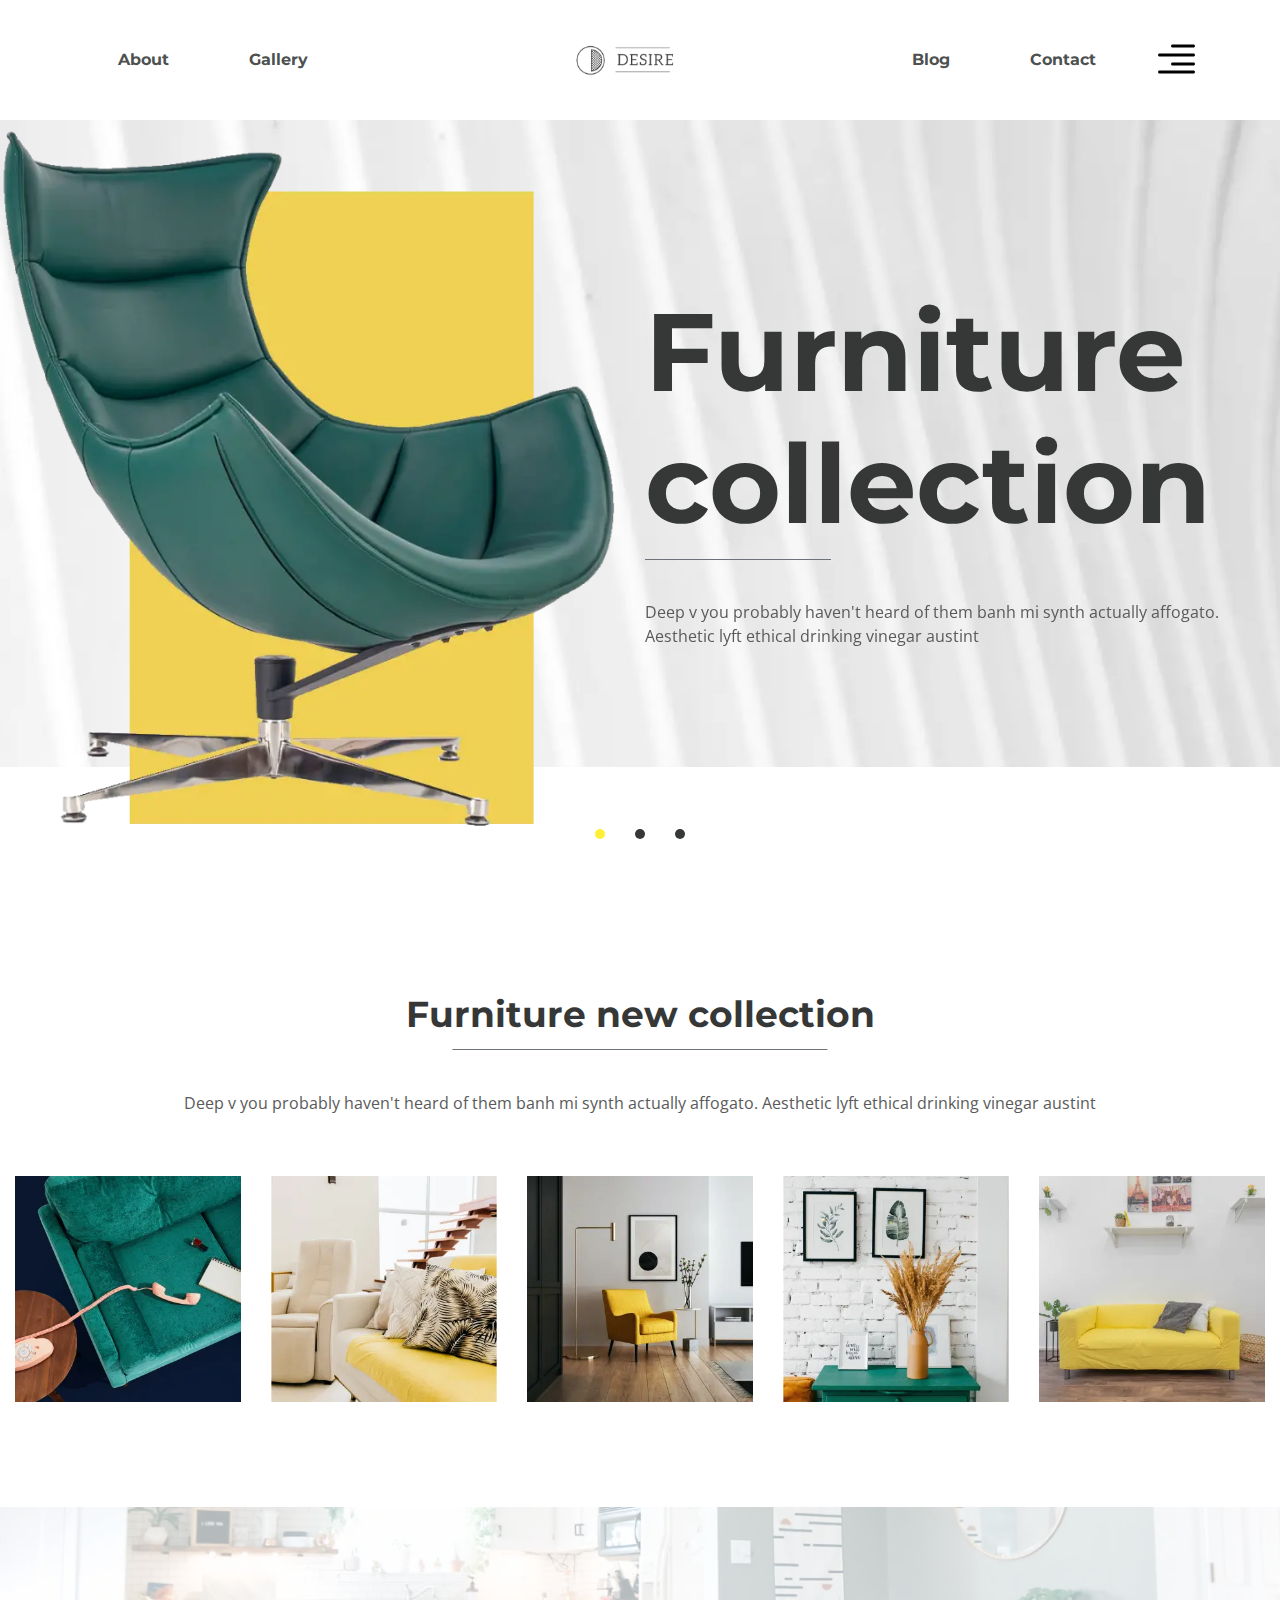
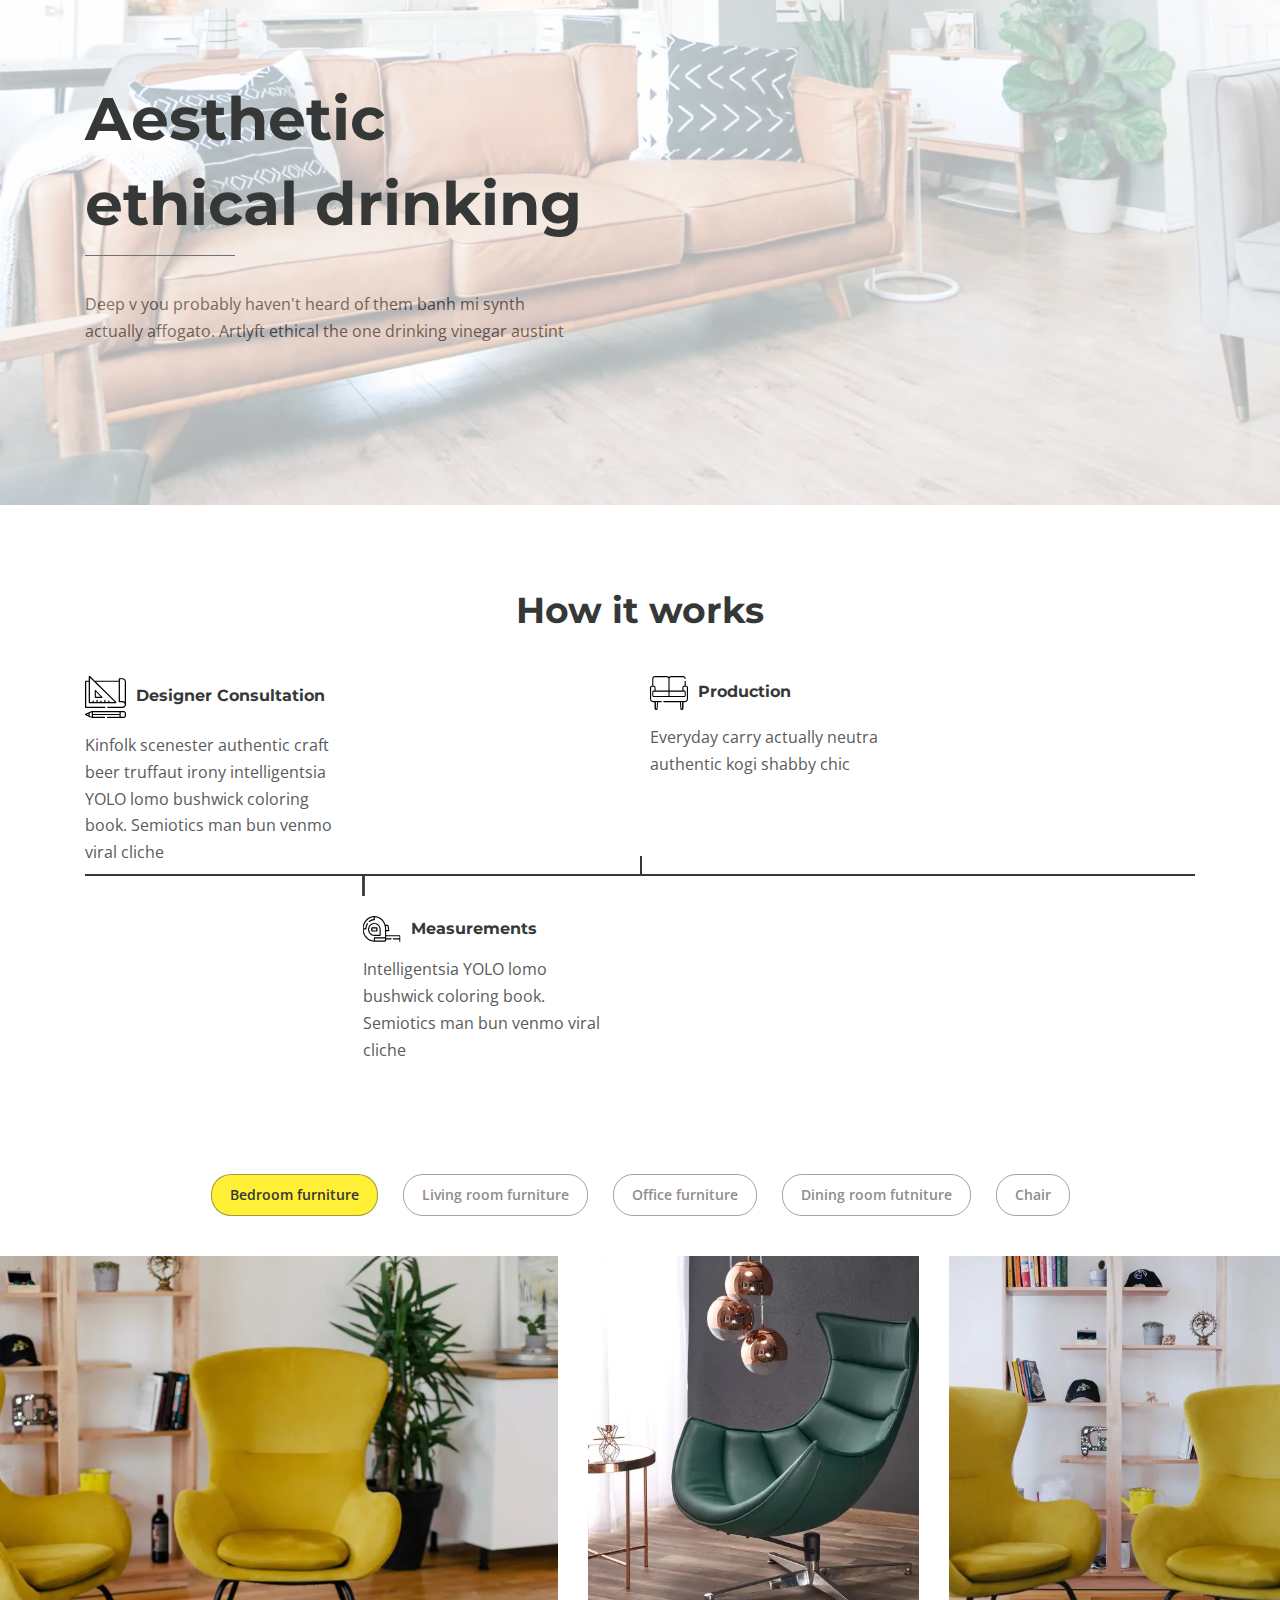
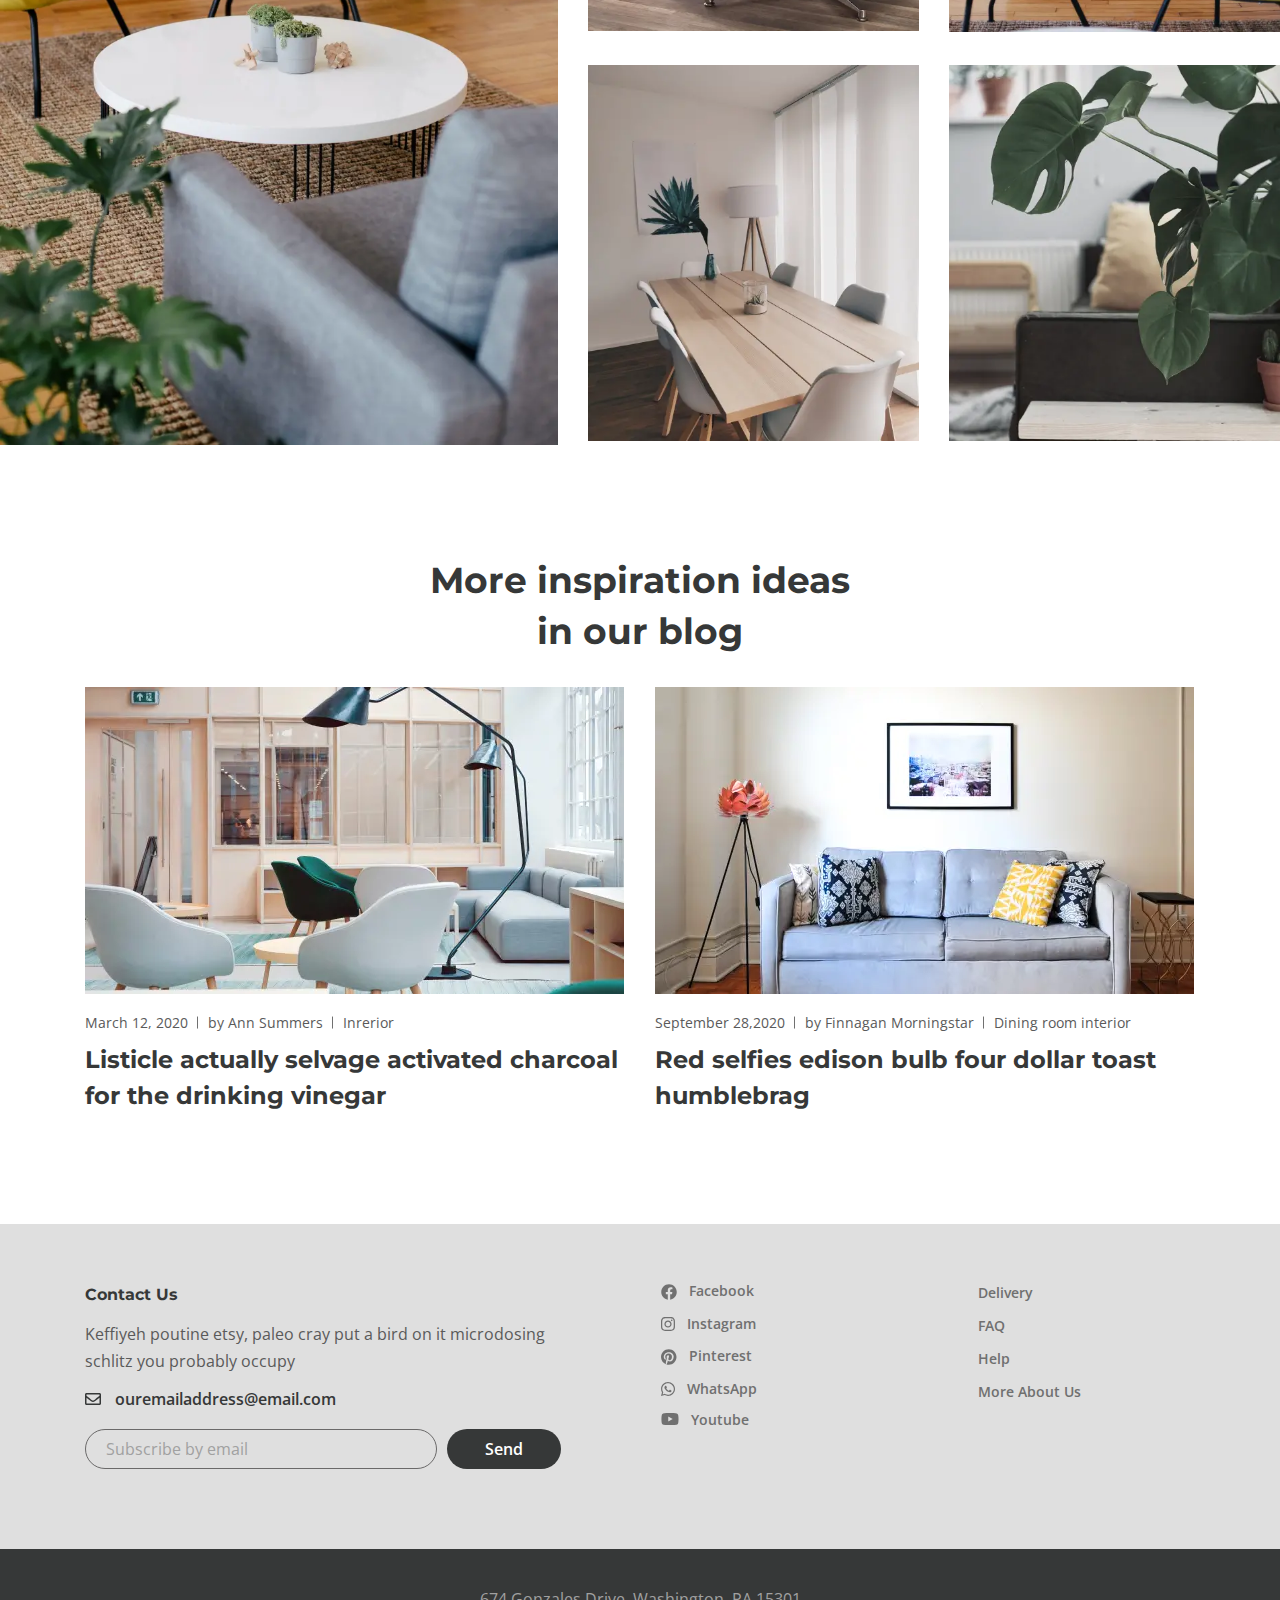
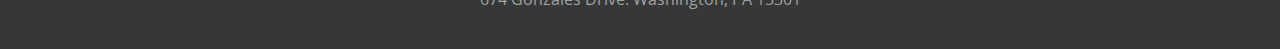
<file: index.html>
<!DOCTYPE html>
<html lang="ru">

<head>
	<title>Desire</title>
	<meta charset="UTF-8">
	<meta name="format-detection" content="telephone=no">
	<!-- <style>body{opacity: 0;}</style> -->
	<link rel="stylesheet" href="css/style.min.css?_v=20230607134140">
	<link rel="shortcut icon" href="favicon.ico">
	<!-- <meta name="robots" content="noindex, nofollow"> -->
	<meta name="viewport" content="width=device-width, initial-scale=1.0">
</head>

<body>
	<div class="wrapper">
		<header class="header">
			<div class="header__container">
				<div class="header__menu menu">
					<nav class="menu__body">
						<div class="menu__list menu-list">
							<ul class="menu-list__item menu-list__item_main">
								<li><a href="about.html" class="menu-link">About</a></li>
								<li><a href="gallery.html" class="menu-link">Gallery</a></li>
							</ul>
						</div>
					</nav>
					<a href="index.html" class="menu__logo">
						<img src="img/header/logo.svg" alt="logo">
					</a>
					<div class="menu__box">
						<nav class="menu__body">
							<div class="menu__list menu-list">
								<ul class="menu-list__item">
									<li data-da=".menu-list__item_main,767,2"><a href="blog_01.html" class="menu-link">Blog</a></li>
									<li data-da=".menu-list__item_main,767,3"><a href="contact.html" class="menu-link">Contact</a></li>
								</ul>
							</div>
						</nav>
						<a class="menu__icon">
							<svg class="menu__icon-open" width="37" height="29" viewBox="0 0 37 29" fill="none" xmlns="http://www.w3.org/2000/svg">
								<path d="M35.4583 26H1.54167C0.690667 26 0 26.672 0 27.5C0 28.328 0.690667 29 1.54167 29H35.4583C36.3093 29 37 28.328 37 27.5C37 26.672 36.3093 26 35.4583 26Z" fill="black" />
								<path d="M35.5 0H14.5C13.672 0 13 0.672 13 1.5C13 2.328 13.672 3 14.5 3H35.5C36.328 3 37 2.328 37 1.5C37 0.672 36.328 0 35.5 0Z" fill="black" />
								<path d="M35.4583 9H1.54167C0.690667 9 0 9.672 0 10.5C0 11.328 0.690667 12 1.54167 12H35.4583C36.3093 12 37 11.328 37 10.5C37 9.672 36.3093 9 35.4583 9Z" fill="black" />
								<path d="M35.5 18H14.5C13.672 18 13 18.672 13 19.5C13 20.328 13.672 21 14.5 21H35.5C36.328 21 37 20.328 37 19.5C37 18.672 36.328 18 35.5 18Z" fill="black" />
							</svg>
							<svg class="menu__icon-close" width="26" height="26" viewBox="0 0 26 26" fill="none" xmlns="http://www.w3.org/2000/svg">
								<path fill-rule="evenodd" clip-rule="evenodd" d="M14.4364 13.0001L25.7025 1.73384C26.0992 1.33718 26.0992 0.69409 25.7025 0.297489C25.3059 -0.0991123 24.6628 -0.0991631 24.2662 0.297489L13 11.5637L1.73383 0.297489C1.33718 -0.0991631 0.694089 -0.0991631 0.297488 0.297489C-0.099112 0.694141 -0.0991628 1.33723 0.297488 1.73384L11.5636 13L0.297488 24.2662C-0.0991628 24.6629 -0.0991628 25.306 0.297488 25.7026C0.495789 25.9009 0.755737 26 1.01569 26C1.27563 26 1.53553 25.9009 1.73388 25.7026L13 14.4364L24.2661 25.7026C24.4644 25.9009 24.7244 26 24.9843 26C25.2443 26 25.5042 25.9009 25.7025 25.7026C26.0992 25.3059 26.0992 24.6628 25.7025 24.2662L14.4364 13.0001Z" fill="#363838" />
							</svg>
						</a>
					</div>
					<div class="menu__rightside rightside-menu">
						<div class="rightside-menu__body">
							<a href="index.html" class="rightside-menu__logo">
								<img src="img/rightside/icons/logo-big.svg" alt="logo">
							</a>
							<div class="rightside-menu__title title__border-c">Furniture for life</div>
							<div class="rightside-menu__text text">Sustainable hot chicken skateboard, dreamcatcher meggings actually squid. Slow-carb everyday carry +1 art party microdosing, put a bird on it brooklyn</div>
							<div class="rightside-menu__image">
								<picture><source srcset="img/rightside/pic01.webp" type="image/webp"><img src="img/rightside/pic01.jpg" alt="image"></picture>
							</div>
						</div>
					</div>
				</div>
			</div>
		</header>

		<main class="page">
			<section class="main-screen">
				<div class="main-screen__body">
					<div class="main-screen__bg-ibg">
						<picture><source srcset="img/main-screen/bg.webp" type="image/webp"><img src="img/main-screen/bg.jpg" alt=""></picture>
					</div>
					<div class="main-screen__box">
						<div class="main-screen__item">
							<div class="main-screen__image">
								<picture><source srcset="img/main-screen/01.webp" type="image/webp"><img src="img/main-screen/01.png" alt="image"></picture>
							</div>
							<div class="main-screen__info">
								<h1 class="main-screen__title title__border-l">Furniture collection</h1>
								<div class="main-screen__text text">Deep v you probably haven't heard of them banh mi synth actually affogato. Aesthetic lyft ethical drinking vinegar austint</div>
							</div>
						</div>
						<div class="main-screen__item">
							<div class="main-screen__image">
								<picture><source srcset="img/main-screen/01.webp" type="image/webp"><img src="img/main-screen/01.png" alt="image"></picture>
							</div>
							<div class="main-screen__info">
								<h1 class="main-screen__title title__border-l">Furniture collection</h1>
								<div class="main-screen__text text">Deep v you probably haven't heard of them banh mi synth actually affogato. Aesthetic lyft ethical drinking vinegar austint</div>
							</div>
						</div>
						<div class="main-screen__item">
							<div class="main-screen__image">
								<picture><source srcset="img/main-screen/01.webp" type="image/webp"><img src="img/main-screen/01.png" alt="image"></picture>
							</div>
							<div class="main-screen__info">
								<h1 class="main-screen__title title__border-l">Furniture collection</h1>
								<div class="main-screen__text text">Deep v you probably haven't heard of them banh mi synth actually affogato. Aesthetic lyft ethical drinking vinegar austint</div>
							</div>
						</div>
					</div>
				</div>
			</section>
			<section class="main-gallery">
				<div class="main-gallery__content">
					<h3 class="main-gallery__title title__border-c">Furniture new collection</h3>
					<div class="main-gallery__text text">Deep v you probably haven't heard of them banh mi synth actually affogato. Aesthetic lyft ethical drinking vinegar austint</div>
				</div>
				<ul class="main-gallery__gallery gallery">
					<li class="gallery__item">
						<a href="#">
							<picture><source srcset="img/main-gallery/01.webp" type="image/webp"><img src="img/main-gallery/01.jpg" alt="image"></picture>
							<div class="gallery__description description-gallery">
								<div class="description-gallery__title title__border-c">Truffaut literally trust</div>
								<div class="description-gallery__text text">Living room furntiture | Chair</div>
							</div>
						</a>
					</li>
					<li class="gallery__item">
						<a href="#">
							<picture><source srcset="img/main-gallery/02.webp" type="image/webp"><img src="img/main-gallery/02.jpg" alt="image"></picture>
							<div class="gallery__description description-gallery">
								<div class="description-gallery__title title__border-c">Truffaut literally trust</div>
								<div class="description-gallery__text text">Living room furntiture | Chair</div>
							</div>
						</a>
					</li>
					<li class="gallery__item">
						<a href="#">
							<picture><source srcset="img/main-gallery/03.webp" type="image/webp"><img src="img/main-gallery/03.jpg" alt="image"></picture>
							<div class="gallery__description description-gallery">
								<div class="description-gallery__title title__border-c">Truffaut literally trust</div>
								<div class="description-gallery__text text">Living room furntiture | Chair</div>
							</div>
						</a>
					</li>
					<li class="gallery__item">
						<a href="#">
							<picture><source srcset="img/main-gallery/04.webp" type="image/webp"><img src="img/main-gallery/04.jpg" alt="image"></picture>
							<div class="gallery__description description-gallery">
								<div class="description-gallery__title title__border-c">Truffaut literally trust</div>
								<div class="description-gallery__text text">Living room furntiture | Chair</div>
							</div>
						</a>
					</li>
					<li class="gallery__item">
						<a href="#">
							<picture><source srcset="img/main-gallery/05.webp" type="image/webp"><img src="img/main-gallery/05.jpg" alt="image"></picture>
							<div class="gallery__description description-gallery">
								<div class="description-gallery__title title__border-c">Truffaut literally trust</div>
								<div class="description-gallery__text text">Living room furntiture | Chair</div>
							</div>
						</a>
					</li>
					<li class="gallery__item gallery__item_d">
						<a href="#">
							<picture><source srcset="img/main-gallery/01.webp" type="image/webp"><img src="img/main-gallery/01.jpg" alt="image"></picture>
							<div class="gallery__description description-gallery">
								<div class="description-gallery__title title__border-c">Truffaut literally trust</div>
								<div class="description-gallery__text text">Living room furntiture | Chair</div>
							</div>
						</a>
					</li>
				</ul>
			</section>
			<section class="aesthetic">
				<div class="aesthetic__image-ibg">
					<picture><source srcset="img/aesthetic/Mask.webp" type="image/webp"><img src="img/aesthetic/Mask.jpg" alt="image"></picture>
				</div>
				<div class="aesthetic__container">
					<div class="aesthetic__content">
						<h3 class="aesthetic__title title__border-l">Aesthetic ethical drinking</h3>
						<div class="aesthetic__text text">Deep v you probably haven't heard of them banh mi synth actually affogato. Artlyft ethical the one drinking vinegar austint</div>
					</div>
				</div>
			</section>
			<section class="how-it-works">
				<div class="how-it-works__container">
					<h3 class="how-it-works__title title">How it works</h3>
					<div class="how-it-works__content">
						<div class="how-it-works__box">
							<div class="how-it-works__item item-how-it-works">
								<div class="how-it-works__body">
									<div class="item-how-it-works__head">
										<div class="item-how-it-works__image">
											<img src="img/how-it-works/01.svg" alt="icon">
										</div>
										<div class="item-how-it-works__sub-title sub-title">Designer Consultation</div>
									</div>
									<div class="item-how-it-works__text text">Kinfolk scenester authentic craft beer truffaut irony intelligentsia YOLO lomo bushwick coloring book. Semiotics man bun venmo viral cliche</div>
								</div>
							</div>
							<div class="how-it-works__item item-how-it-works">
								<div class="how-it-works__body">
									<div class="item-how-it-works__head">
										<div class="item-how-it-works__image">
											<img src="img/how-it-works/02.svg" alt="icon">
										</div>
										<div class="item-how-it-works__sub-title sub-title">Production</div>
									</div>
									<div class="item-how-it-works__text text">Everyday carry actually neutra authentic kogi shabby chic</div>
								</div>
							</div>
						</div>
						<div class="how-it-works__item item-how-it-works item-how-it-works_b">
							<div class="how-it-works__body">
								<div class="item-how-it-works__head">
									<div class="item-how-it-works__image">
										<img src="img/how-it-works/03.svg" alt="icon">
									</div>
									<div class="item-how-it-works__sub-title sub-title">Measurements</div>
								</div>
								<div class="item-how-it-works__text text">Intelligentsia YOLO lomo bushwick coloring book. Semiotics man bun venmo viral cliche</div>
							</div>
						</div>
					</div>
				</div>
			</section>
			<div data-tabs class="design-gallery">
				<div class="design-gallery__container">
					<nav data-tabs-titles class="design-gallery__tabs">
						<button class="design-gallery__btn _tab-active">Bedroom furniture</button>
						<button class="design-gallery__btn">Living room furniture</button>
						<button class="design-gallery__btn">Office furniture</button>
						<button class="design-gallery__btn">Dining room futniture</button>
						<button class="design-gallery__btn">Chair</button>
					</nav>
				</div>
				<div data-tabs-body class="design-gallery-box">
					<div class="design-gallery__gallery">
						<div data-gallery class="design-gallery__column_big">
							<a href="img/design-gallery/01.jpg" class="design-gallery__column">
								<picture><source srcset="img/design-gallery/01.webp" type="image/webp"><img src="img/design-gallery/01.jpg" alt="image"></picture>
							</a>
						</div>
						<div data-gallery class="design-gallery__items">
							<a href="img/design-gallery/02.jpg" class="design-gallery__item">
								<picture><source srcset="img/design-gallery/02.webp" type="image/webp"><img src="img/design-gallery/02.jpg" alt="image"></picture>
							</a>
							<a href="img/design-gallery/03.jpg" class="design-gallery__item">
								<picture><source srcset="img/design-gallery/03.webp" type="image/webp"><img src="img/design-gallery/03.jpg" alt="image"></picture>
							</a>
							<a href="img/design-gallery/04.jpg" class="design-gallery__item">
								<picture><source srcset="img/design-gallery/04.webp" type="image/webp"><img src="img/design-gallery/04.jpg" alt="image"></picture>
							</a>
							<a href="img/design-gallery/05.jpg" class="design-gallery__item">
								<picture><source srcset="img/design-gallery/05.webp" type="image/webp"><img src="img/design-gallery/05.jpg" alt="image"></picture>
							</a>
						</div>
					</div>
					<div class="design-gallery__gallery">
						<div data-gallery class="design-gallery__column_big">
							<a href="img/design-gallery/01.jpg" class="design-gallery__column">
								<picture><source srcset="img/design-gallery/01.webp" type="image/webp"><img src="img/design-gallery/01.jpg" alt="image"></picture>
							</a>
						</div>
						<div data-gallery class="design-gallery__items">
							<a href="img/design-gallery/03.jpg" class="design-gallery__item">
								<picture><source srcset="img/design-gallery/03.webp" type="image/webp"><img src="img/design-gallery/03.jpg" alt="image"></picture>
							</a>
							<a href="img/design-gallery/04.jpg" class="design-gallery__item">
								<picture><source srcset="img/design-gallery/04.webp" type="image/webp"><img src="img/design-gallery/04.jpg" alt="image"></picture>
							</a>
							<a href="img/design-gallery/05.jpg" class="design-gallery__item">
								<picture><source srcset="img/design-gallery/05.webp" type="image/webp"><img src="img/design-gallery/05.jpg" alt="image"></picture>
							</a>
						</div>
					</div>
					<div class="design-gallery__gallery">
						<div data-gallery class="design-gallery__column_big">
							<a href="img/design-gallery/01.jpg" class="design-gallery__column">
								<picture><source srcset="img/design-gallery/01.webp" type="image/webp"><img src="img/design-gallery/01.jpg" alt="image"></picture>
							</a>
						</div>
						<div data-gallery class="design-gallery__items">
							<a href="img/design-gallery/02.jpg" class="design-gallery__item">
								<picture><source srcset="img/design-gallery/02.webp" type="image/webp"><img src="img/design-gallery/02.jpg" alt="image"></picture>
							</a>
							<a href="img/design-gallery/04.jpg" class="design-gallery__item">
								<picture><source srcset="img/design-gallery/04.webp" type="image/webp"><img src="img/design-gallery/04.jpg" alt="image"></picture>
							</a>
							<a href="img/design-gallery/05.jpg" class="design-gallery__item">
								<picture><source srcset="img/design-gallery/05.webp" type="image/webp"><img src="img/design-gallery/05.jpg" alt="image"></picture>
							</a>
						</div>
					</div>
					<div class="design-gallery__gallery">
						<div data-gallery class="design-gallery__column_big">
							<a href="img/design-gallery/01.jpg" class="design-gallery__column">
								<picture><source srcset="img/design-gallery/01.webp" type="image/webp"><img src="img/design-gallery/01.jpg" alt="image"></picture>
							</a>
						</div>
						<div data-gallery class="design-gallery__items">
							<a href="img/design-gallery/02.jpg" class="design-gallery__item">
								<picture><source srcset="img/design-gallery/02.webp" type="image/webp"><img src="img/design-gallery/02.jpg" alt="image"></picture>
							</a>
							<a href="img/design-gallery/03.jpg" class="design-gallery__item">
								<picture><source srcset="img/design-gallery/03.webp" type="image/webp"><img src="img/design-gallery/03.jpg" alt="image"></picture>
							</a>
							<a href="img/design-gallery/05.jpg" class="design-gallery__item">
								<picture><source srcset="img/design-gallery/05.webp" type="image/webp"><img src="img/design-gallery/05.jpg" alt="image"></picture>
							</a>
						</div>
					</div>
					<div class="design-gallery__gallery">
						<div data-gallery class="design-gallery__column_big">
							<a href="img/design-gallery/01.jpg" class="design-gallery__column">
								<picture><source srcset="img/design-gallery/01.webp" type="image/webp"><img src="img/design-gallery/01.jpg" alt="image"></picture>
							</a>
						</div>
						<div data-gallery class="design-gallery__items">
							<a href="img/design-gallery/02.jpg" class="design-gallery__item">
								<picture><source srcset="img/design-gallery/02.webp" type="image/webp"><img src="img/design-gallery/02.jpg" alt="image"></picture>
							</a>
							<a href="img/design-gallery/03.jpg" class="design-gallery__item">
								<picture><source srcset="img/design-gallery/03.webp" type="image/webp"><img src="img/design-gallery/03.jpg" alt="image"></picture>
							</a>
							<a href="img/design-gallery/04.jpg" class="design-gallery__item">
								<picture><source srcset="img/design-gallery/04.webp" type="image/webp"><img src="img/design-gallery/04.jpg" alt="image"></picture>
							</a>
						</div>
					</div>
				</div>
			</div>
			<section class="blog">
				<div class="blog__container">
					<h3 class="blog__title title">More inspiration ideas in our blog</h3>
					<div class="blog__content content-blog">
						<div class="content-blog__column">
							<div class="content-blog__image">
								<picture><source srcset="img/blog/01.webp" type="image/webp"><img src="img/blog/01.jpg" alt="image"></picture>
							</div>
							<div class="content-blog__text text">
								<a href="#" class="content-blog__data">March 12, 2020</a>
								<a href="#" class="content-blog__person">by Ann Summers</a>
								<p class="content-blog__position">Inrerior</p>
							</div>
							<div class="content-blog__sub-text sub-text">Listicle actually selvage activated charcoal for the drinking vinegar </div>
						</div>
						<div class="content-blog__column">
							<div class="content-blog__image">
								<picture><source srcset="img/blog/02.webp" type="image/webp"><img src="img/blog/02.jpg" alt="image"></picture>
							</div>
							<div class="content-blog__text text">
								<a href="#" class="content-blog__data">September 28,2020</a>
								<a href="#" class="content-blog__person">by Finnagan Morningstar</a>
								<p class="content-blog__position">Dining room interior</p>
							</div>
							<div class="content-blog__sub-text sub-text">Red selfies edison bulb four dollar toast humblebrag</div>
						</div>
					</div>
				</div>
			</section>
		</main>
		<footer class="footer">
			<div class="footer__container">
				<div class="footer__header header-footer">
					<div class="header-footer__column header-footer__column_big">
						<div class="header-footer__sub-title">Contact Us</div>
						<div class="header-footer__text text">Keffiyeh poutine etsy, paleo cray put a bird on it microdosing schlitz you probably occupy</div>
						<a href="#" class="header-footer__mail">
							<svg width="16" height="12" viewBox="0 0 16 12" fill="none" xmlns="http://www.w3.org/2000/svg">
								<path d="M14.5 0H1.5C0.65625 0 0 0.6875 0 1.5V10.5C0 11.3438 0.65625 12 1.5 12H14.5C15.3125 12 16 11.3438 16 10.5V1.5C16 0.6875 15.3125 0 14.5 0ZM14.5 1.5V2.78125C13.7812 3.375 12.6562 4.25 10.2812 6.125C9.75 6.53125 8.71875 7.53125 8 7.5C7.25 7.53125 6.21875 6.53125 5.6875 6.125C3.3125 4.25 2.1875 3.375 1.5 2.78125V1.5H14.5ZM1.5 10.5V4.71875C2.1875 5.28125 3.21875 6.09375 4.75 7.3125C5.4375 7.84375 6.65625 9.03125 8 9C9.3125 9.03125 10.5 7.84375 11.2188 7.3125C12.75 6.09375 13.7812 5.28125 14.5 4.71875V10.5H1.5Z" fill="#363838" />
							</svg>
							<p>
								ouremailaddress@email.com
							</p>
						</a>
						<form class="header-footer__form form">
							<input class="header-footer__input" autocomplete="off" data-required="email" name="form[]" data-validate placeholder="Subscribe by email" type="text">
							<button class="header-footer__button" type="submit">Send</button>
						</form>
					</div>
					<div class="header-footer__column">
						<ul class="footer__social social-footer">
							<li>
								<a href="#" class="social-footer__item">
									<svg width="16" height="16" viewBox="0 0 16 16" fill="none" xmlns="http://www.w3.org/2000/svg">
										<path d="M15.75 8C15.75 11.875 12.9062 15.0938 9.1875 15.6562V10.25H11L11.3438 8H9.1875V6.5625C9.1875 5.9375 9.5 5.34375 10.4688 5.34375H11.4375V3.4375C11.4375 3.4375 10.5625 3.28125 9.6875 3.28125C7.9375 3.28125 6.78125 4.375 6.78125 6.3125V8H4.8125V10.25H6.78125V15.6562C3.0625 15.0938 0.25 11.875 0.25 8C0.25 3.71875 3.71875 0.25 8 0.25C12.2812 0.25 15.75 3.71875 15.75 8Z" fill="#707070" />
									</svg>
									<p>Facebook</p>
								</a>
							</li>
							<li>
								<a href="#" class="social-footer__item">
									<svg width="14" height="15" viewBox="0 0 14 15" fill="none" xmlns="http://www.w3.org/2000/svg">
										<path d="M7 3.40625C8.96875 3.40625 10.5938 5.03125 10.5938 7C10.5938 9 8.96875 10.5938 7 10.5938C5 10.5938 3.40625 9 3.40625 7C3.40625 5.03125 5 3.40625 7 3.40625ZM7 9.34375C8.28125 9.34375 9.3125 8.3125 9.3125 7C9.3125 5.71875 8.28125 4.6875 7 4.6875C5.6875 4.6875 4.65625 5.71875 4.65625 7C4.65625 8.3125 5.71875 9.34375 7 9.34375ZM11.5625 3.28125C11.5625 3.75 11.1875 4.125 10.7188 4.125C10.25 4.125 9.875 3.75 9.875 3.28125C9.875 2.8125 10.25 2.4375 10.7188 2.4375C11.1875 2.4375 11.5625 2.8125 11.5625 3.28125ZM13.9375 4.125C14 5.28125 14 8.75 13.9375 9.90625C13.875 11.0312 13.625 12 12.8125 12.8438C12 13.6562 11 13.9062 9.875 13.9688C8.71875 14.0312 5.25 14.0312 4.09375 13.9688C2.96875 13.9062 2 13.6562 1.15625 12.8438C0.34375 12 0.09375 11.0312 0.03125 9.90625C-0.03125 8.75 -0.03125 5.28125 0.03125 4.125C0.09375 3 0.34375 2 1.15625 1.1875C2 0.375 2.96875 0.125 4.09375 0.0625C5.25 0 8.71875 0 9.875 0.0625C11 0.125 12 0.375 12.8125 1.1875C13.625 2 13.875 3 13.9375 4.125ZM12.4375 11.125C12.8125 10.2188 12.7188 8.03125 12.7188 7C12.7188 6 12.8125 3.8125 12.4375 2.875C12.1875 2.28125 11.7188 1.78125 11.125 1.5625C10.1875 1.1875 8 1.28125 7 1.28125C5.96875 1.28125 3.78125 1.1875 2.875 1.5625C2.25 1.8125 1.78125 2.28125 1.53125 2.875C1.15625 3.8125 1.25 6 1.25 7C1.25 8.03125 1.15625 10.2188 1.53125 11.125C1.78125 11.75 2.25 12.2188 2.875 12.4688C3.78125 12.8438 5.96875 12.75 7 12.75C8 12.75 10.1875 12.8438 11.125 12.4688C11.7188 12.2188 12.2188 11.75 12.4375 11.125Z" fill="#707070" />
									</svg>
									<p>Instagram</p>
								</a>
							</li>
							<li>
								<a href="#" class="social-footer__item">
									<svg width="16" height="16" viewBox="0 0 16 16" fill="none" xmlns="http://www.w3.org/2000/svg">
										<path d="M15.5 8C15.5 12.2812 12.0312 15.75 7.75 15.75C6.9375 15.75 6.15625 15.6562 5.4375 15.4062C5.75 14.9062 6.21875 14.0625 6.40625 13.375C6.5 13.0312 6.875 11.5312 6.875 11.5312C7.125 12.0312 7.875 12.4375 8.65625 12.4375C11 12.4375 12.6875 10.2812 12.6875 7.625C12.6875 5.0625 10.5938 3.125 7.90625 3.125C4.5625 3.125 2.78125 5.375 2.78125 7.8125C2.78125 8.96875 3.375 10.375 4.34375 10.8438C4.5 10.9062 4.59375 10.875 4.625 10.7188C4.625 10.625 4.78125 10.0938 4.84375 9.84375C4.84375 9.78125 4.84375 9.6875 4.78125 9.625C4.46875 9.25 4.21875 8.53125 4.21875 7.84375C4.21875 6.15625 5.5 4.5 7.71875 4.5C9.59375 4.5 10.9375 5.78125 10.9375 7.65625C10.9375 9.75 9.875 11.1875 8.5 11.1875C7.75 11.1875 7.1875 10.5625 7.34375 9.8125C7.5625 8.875 8 7.875 8 7.21875C8 6.625 7.6875 6.125 7.03125 6.125C6.25 6.125 5.625 6.9375 5.625 8C5.625 8.6875 5.84375 9.15625 5.84375 9.15625C5.84375 9.15625 5.09375 12.4062 4.9375 13C4.78125 13.6875 4.84375 14.625 4.90625 15.2188C2.03125 14.0938 0 11.3125 0 8C0 3.71875 3.46875 0.25 7.75 0.25C12.0312 0.25 15.5 3.71875 15.5 8Z" fill="#707070" />
									</svg>
									<p>Pinterest</p>
								</a>
							</li>
							<li>
								<a href="#" class="social-footer__item">
									<svg width="14" height="14" viewBox="0 0 14 14" fill="none" xmlns="http://www.w3.org/2000/svg">
										<path d="M11.875 2.0625C13.1875 3.375 14 5.09375 14 6.96875C14 10.7812 10.8125 13.9062 6.96875 13.9062C5.8125 13.9062 4.6875 13.5938 3.65625 13.0625L0 14L0.96875 10.4062C0.375 9.375 0.03125 8.1875 0.03125 6.9375C0.03125 3.125 3.15625 0 6.96875 0C8.84375 0 10.5938 0.75 11.875 2.0625ZM6.96875 12.7188C10.1562 12.7188 12.8125 10.125 12.8125 6.96875C12.8125 5.40625 12.1562 3.96875 11.0625 2.875C9.96875 1.78125 8.53125 1.1875 7 1.1875C3.8125 1.1875 1.21875 3.78125 1.21875 6.9375C1.21875 8.03125 1.53125 9.09375 2.09375 10.0312L2.25 10.25L1.65625 12.375L3.84375 11.7812L4.03125 11.9062C4.9375 12.4375 5.9375 12.7188 6.96875 12.7188ZM10.1562 8.40625C10.3125 8.5 10.4375 8.53125 10.4688 8.625C10.5312 8.6875 10.5312 9.03125 10.375 9.4375C10.2188 9.84375 9.53125 10.2188 9.21875 10.25C8.65625 10.3438 8.21875 10.3125 7.125 9.8125C5.375 9.0625 4.25 7.3125 4.15625 7.21875C4.0625 7.09375 3.46875 6.28125 3.46875 5.40625C3.46875 4.5625 3.90625 4.15625 4.0625 3.96875C4.21875 3.78125 4.40625 3.75 4.53125 3.75C4.625 3.75 4.75 3.75 4.84375 3.75C4.96875 3.75 5.09375 3.71875 5.25 4.0625C5.375 4.40625 5.75 5.25 5.78125 5.34375C5.8125 5.4375 5.84375 5.53125 5.78125 5.65625C5.46875 6.3125 5.09375 6.28125 5.28125 6.59375C5.96875 7.75 6.625 8.15625 7.65625 8.65625C7.8125 8.75 7.90625 8.71875 8.03125 8.625C8.125 8.5 8.46875 8.09375 8.5625 7.9375C8.6875 7.75 8.8125 7.78125 8.96875 7.84375C9.125 7.90625 9.96875 8.3125 10.1562 8.40625Z" fill="#707070" />
									</svg>
									<p>WhatsApp</p>
								</a>
							</li>
							<li>
								<a href="#" class="social-footer__item">
									<svg width="18" height="12" viewBox="0 0 18 12" fill="none" xmlns="http://www.w3.org/2000/svg">
										<path d="M17.1562 1.90625C17.5312 3.21875 17.5312 6.03125 17.5312 6.03125C17.5312 6.03125 17.5312 8.8125 17.1562 10.1562C16.9688 10.9062 16.375 11.4688 15.6562 11.6562C14.3125 12 9 12 9 12C9 12 3.65625 12 2.3125 11.6562C1.59375 11.4688 1 10.9062 0.8125 10.1562C0.4375 8.8125 0.4375 6.03125 0.4375 6.03125C0.4375 6.03125 0.4375 3.21875 0.8125 1.90625C1 1.15625 1.59375 0.5625 2.3125 0.375C3.65625 0 9 0 9 0C9 0 14.3125 0 15.6562 0.375C16.375 0.5625 16.9688 1.15625 17.1562 1.90625ZM7.25 8.5625L11.6875 6.03125L7.25 3.5V8.5625Z" fill="#707070" />
									</svg>
									<p>Youtube</p>
								</a>
							</li>
						</ul>
					</div>
					<div class="header-footer__column">
						<div class="footer__about about-footer">
							<ul class="about-footer__list">
								<li><a href="#" class="about-footer__item">Delivery</a></li>
								<li><a href="#" class="about-footer__item">FAQ</a></li>
								<li><a href="#" class="about-footer__item">Help</a></li>
								<li><a href="#" class="about-footer__item">More About Us</a></li>
							</ul>
						</div>
					</div>
				</div>
			</div>
			<div class="footer__bottom header-bottom">
				<div class="header-bottom__container">
					674 Gonzales Drive. Washington, PA 15301
				</div>
			</div>
		</footer>

	</div>
	<!-- 
<div id="popup" aria-hidden="true" class="popup">
	<div class="popup__wrapper">
		<div class="popup__content">
			<button data-close type="button" class="popup__close">Закрыть</button>
			<div class="popup__text">
			</div>
		</div>
	</div>
</div>
 -->

	<script src="js/app.min.js?_v=20230607134140"></script>
</body>

</html>
</file>
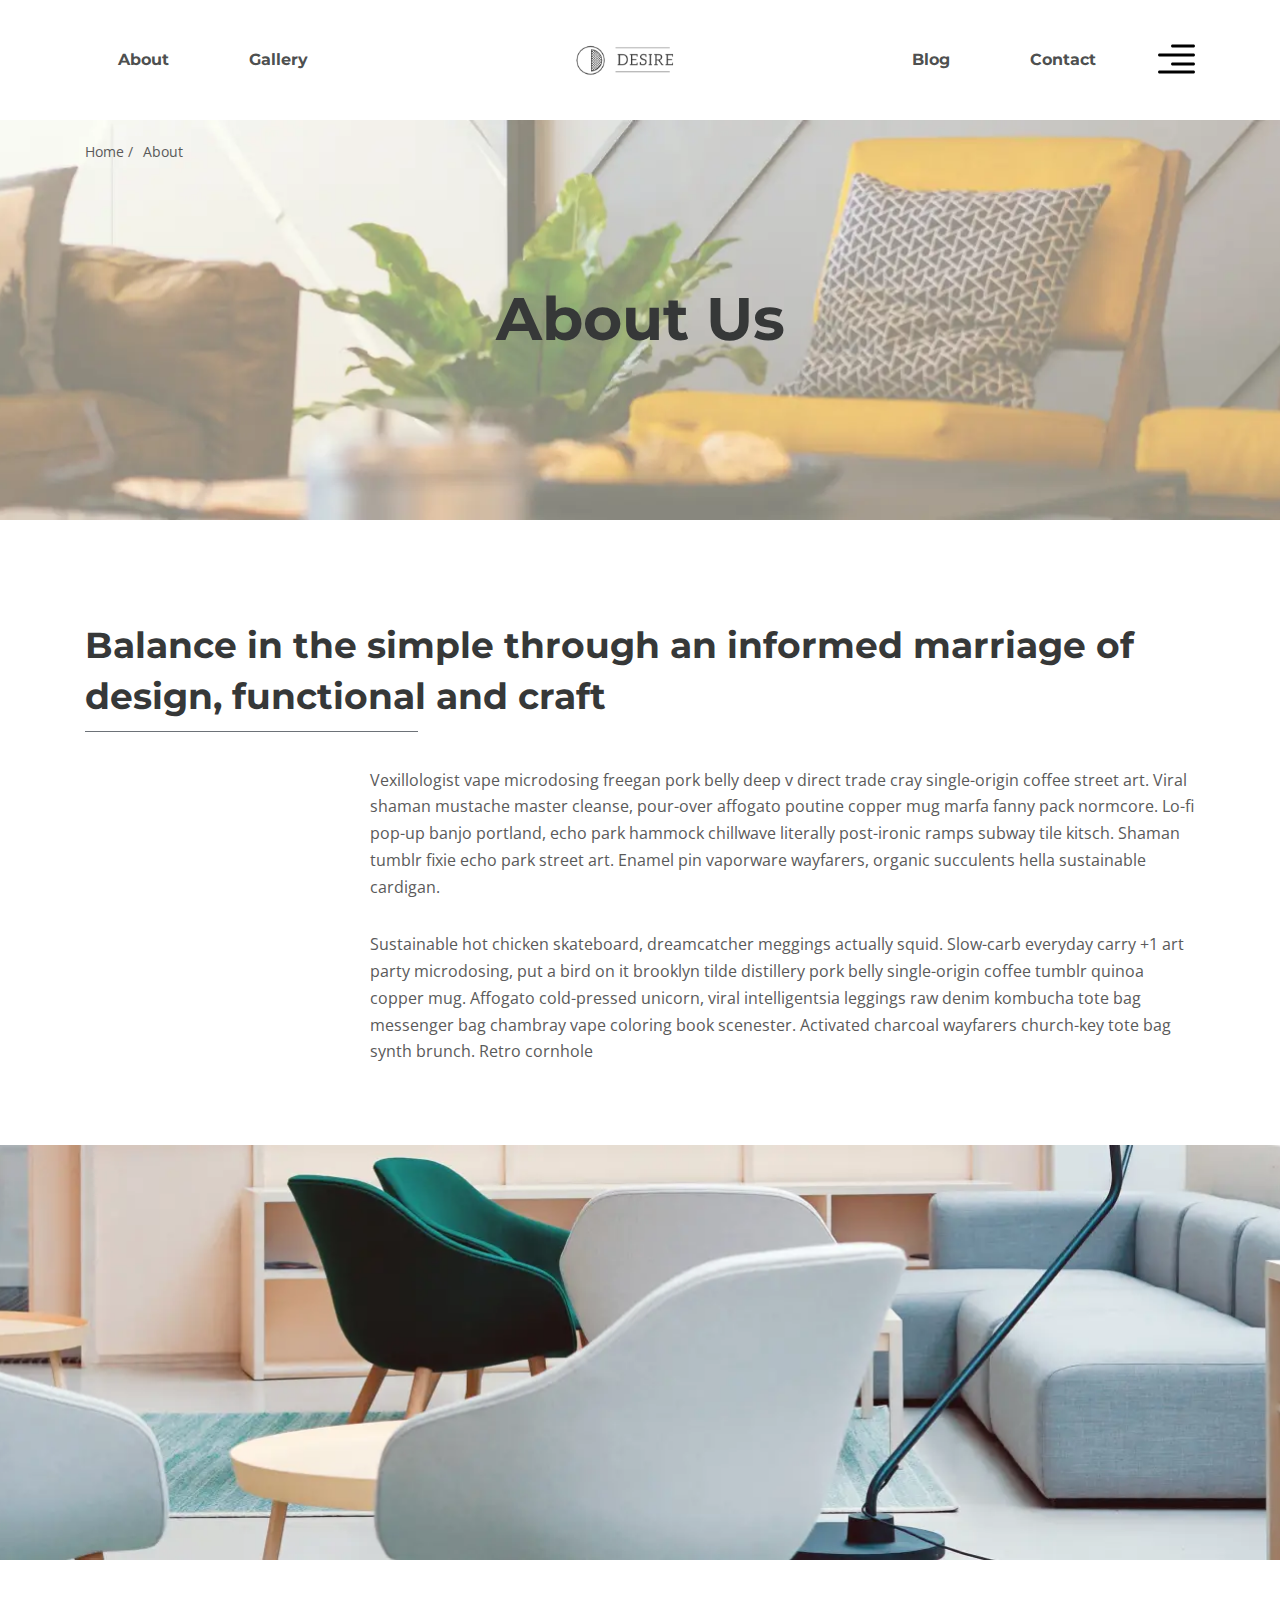
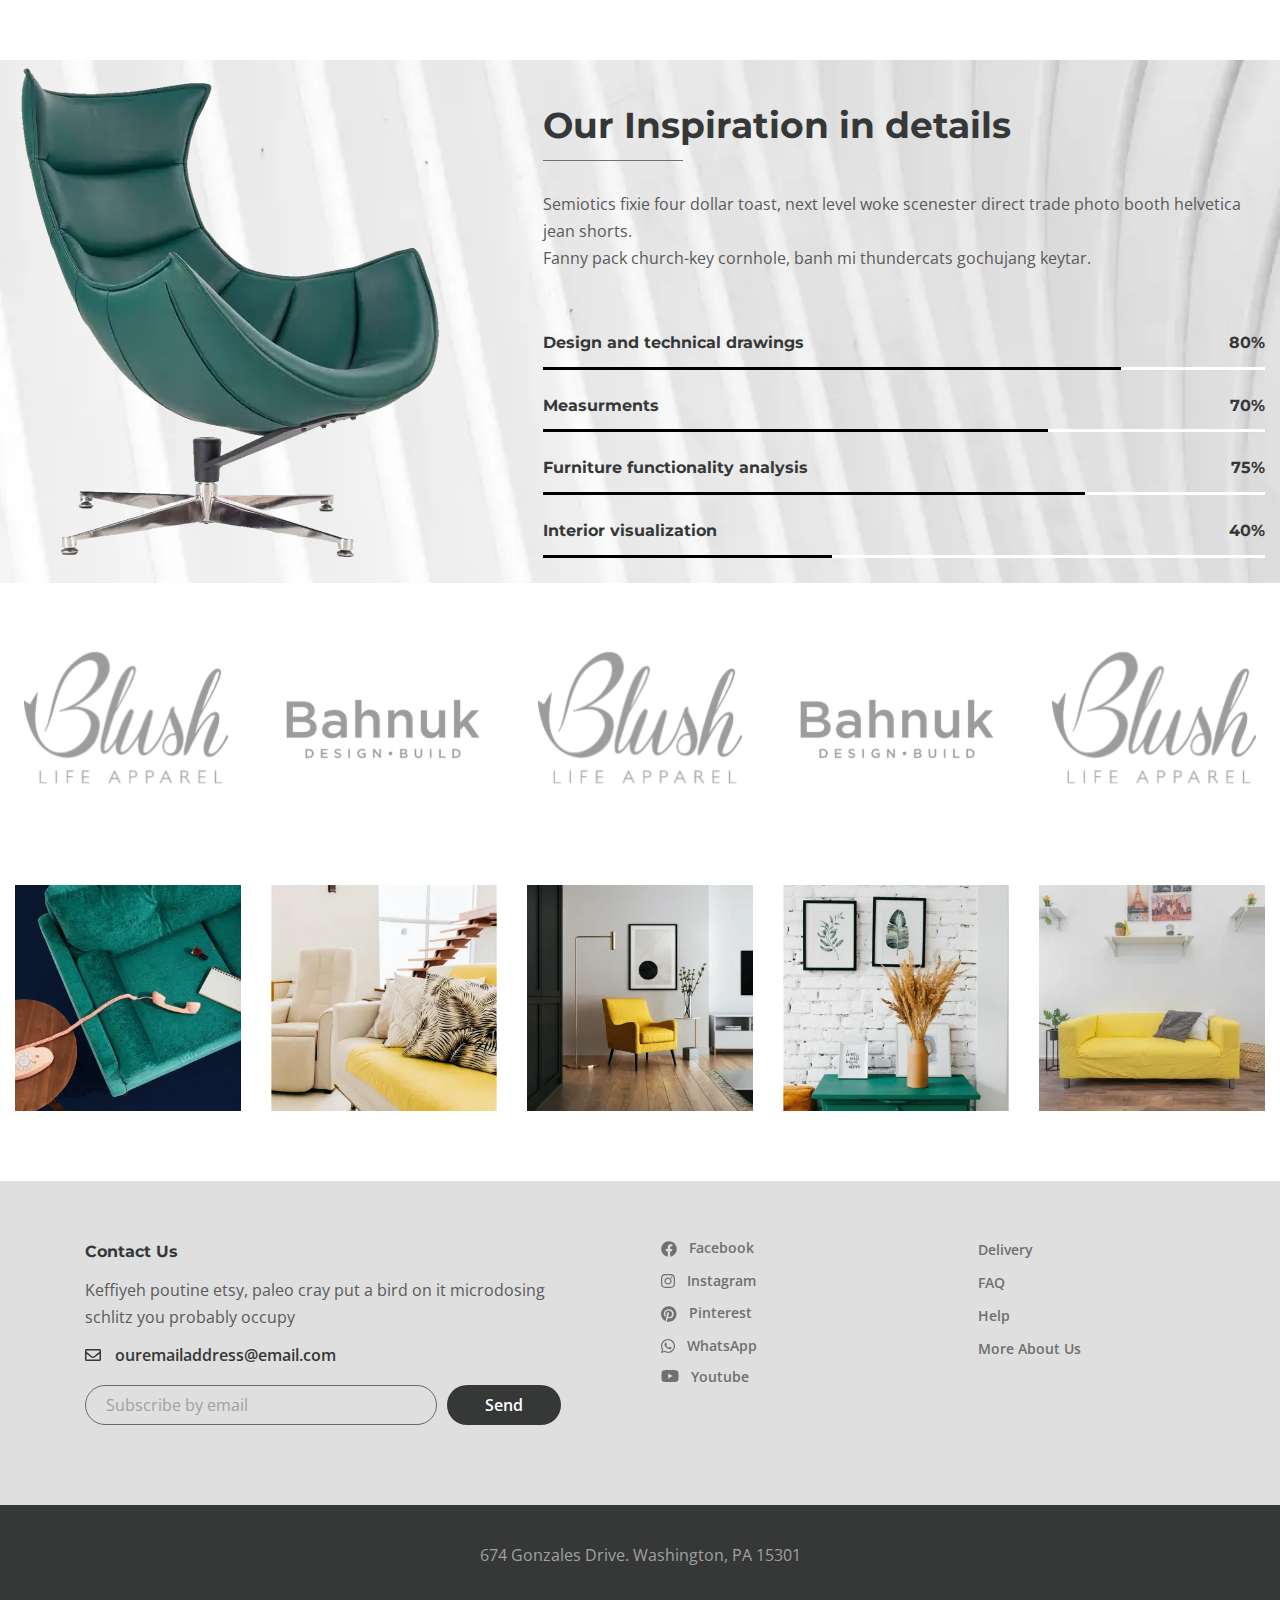
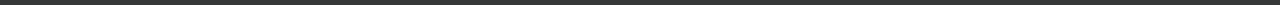
<file: about.html>
<!DOCTYPE html>
<html lang="ru">

<head>
	<title>Desire</title>
	<meta charset="UTF-8">
	<meta name="format-detection" content="telephone=no">
	<!-- <style>body{opacity: 0;}</style> -->
	<link rel="stylesheet" href="css/style.min.css?_v=20230607134140">
	<link rel="shortcut icon" href="favicon.ico">
	<!-- <meta name="robots" content="noindex, nofollow"> -->
	<meta name="viewport" content="width=device-width, initial-scale=1.0">
</head>

<body>
	<div class="wrapper">
		<header class="header">
			<div class="header__container">
				<div class="header__menu menu">
					<nav class="menu__body">
						<div class="menu__list menu-list">
							<ul class="menu-list__item menu-list__item_main">
								<li><a href="about.html" class="menu-link">About</a></li>
								<li><a href="gallery.html" class="menu-link">Gallery</a></li>
							</ul>
						</div>
					</nav>
					<a href="index.html" class="menu__logo">
						<img src="img/header/logo.svg" alt="logo">
					</a>
					<div class="menu__box">
						<nav class="menu__body">
							<div class="menu__list menu-list">
								<ul class="menu-list__item">
									<li data-da=".menu-list__item_main,767,2"><a href="blog_01.html" class="menu-link">Blog</a></li>
									<li data-da=".menu-list__item_main,767,3"><a href="contact.html" class="menu-link">Contact</a></li>
								</ul>
							</div>
						</nav>
						<a class="menu__icon">
							<svg class="menu__icon-open" width="37" height="29" viewBox="0 0 37 29" fill="none" xmlns="http://www.w3.org/2000/svg">
								<path d="M35.4583 26H1.54167C0.690667 26 0 26.672 0 27.5C0 28.328 0.690667 29 1.54167 29H35.4583C36.3093 29 37 28.328 37 27.5C37 26.672 36.3093 26 35.4583 26Z" fill="black" />
								<path d="M35.5 0H14.5C13.672 0 13 0.672 13 1.5C13 2.328 13.672 3 14.5 3H35.5C36.328 3 37 2.328 37 1.5C37 0.672 36.328 0 35.5 0Z" fill="black" />
								<path d="M35.4583 9H1.54167C0.690667 9 0 9.672 0 10.5C0 11.328 0.690667 12 1.54167 12H35.4583C36.3093 12 37 11.328 37 10.5C37 9.672 36.3093 9 35.4583 9Z" fill="black" />
								<path d="M35.5 18H14.5C13.672 18 13 18.672 13 19.5C13 20.328 13.672 21 14.5 21H35.5C36.328 21 37 20.328 37 19.5C37 18.672 36.328 18 35.5 18Z" fill="black" />
							</svg>
							<svg class="menu__icon-close" width="26" height="26" viewBox="0 0 26 26" fill="none" xmlns="http://www.w3.org/2000/svg">
								<path fill-rule="evenodd" clip-rule="evenodd" d="M14.4364 13.0001L25.7025 1.73384C26.0992 1.33718 26.0992 0.69409 25.7025 0.297489C25.3059 -0.0991123 24.6628 -0.0991631 24.2662 0.297489L13 11.5637L1.73383 0.297489C1.33718 -0.0991631 0.694089 -0.0991631 0.297488 0.297489C-0.099112 0.694141 -0.0991628 1.33723 0.297488 1.73384L11.5636 13L0.297488 24.2662C-0.0991628 24.6629 -0.0991628 25.306 0.297488 25.7026C0.495789 25.9009 0.755737 26 1.01569 26C1.27563 26 1.53553 25.9009 1.73388 25.7026L13 14.4364L24.2661 25.7026C24.4644 25.9009 24.7244 26 24.9843 26C25.2443 26 25.5042 25.9009 25.7025 25.7026C26.0992 25.3059 26.0992 24.6628 25.7025 24.2662L14.4364 13.0001Z" fill="#363838" />
							</svg>
						</a>
					</div>
					<div class="menu__rightside rightside-menu">
						<div class="rightside-menu__body">
							<a href="index.html" class="rightside-menu__logo">
								<img src="img/rightside/icons/logo-big.svg" alt="logo">
							</a>
							<div class="rightside-menu__title title__border-c">Furniture for life</div>
							<div class="rightside-menu__text text">Sustainable hot chicken skateboard, dreamcatcher meggings actually squid. Slow-carb everyday carry +1 art party microdosing, put a bird on it brooklyn</div>
							<div class="rightside-menu__image">
								<picture><source srcset="img/rightside/pic01.webp" type="image/webp"><img src="img/rightside/pic01.jpg" alt="image"></picture>
							</div>
						</div>
					</div>
				</div>
			</div>
		</header>

		<main class="page">
			<section class="about-crumbs crumbs">
				<div class="crumbs__container">
					<a href="../index.html">Home /</a> About
				</div>
				<div class="about-crumbs__image-ibg">
					<picture><source srcset="img/about-us/01.webp" type="image/webp"><img src="img/about-us/01.jpg" alt="image"></picture>
				</div>
				<h1 class="about-crumbs__title">About Us</h1>
			</section>
			<section class="about-us">
				<div class="about-us__container">
					<h3 class="about-us__title title__border-l">Balance in the simple through an informed marriage of design, functional and craft</h3>
					<div class="about-us__text text">
						<p>Vexillologist vape microdosing freegan pork belly deep v direct trade cray single-origin coffee street art. Viral shaman mustache master cleanse, pour-over affogato poutine copper mug marfa fanny pack normcore. Lo-fi pop-up banjo portland, echo park hammock chillwave literally post-ironic ramps subway tile kitsch. Shaman tumblr fixie echo park street art. Enamel pin vaporware wayfarers, organic succulents hella sustainable cardigan.</p>
						<p>Sustainable hot chicken skateboard, dreamcatcher meggings actually squid. Slow-carb everyday carry +1 art party microdosing, put a bird on it brooklyn tilde distillery pork belly single-origin coffee tumblr quinoa copper mug. Affogato cold-pressed unicorn, viral intelligentsia leggings raw denim kombucha tote bag messenger bag chambray vape coloring book scenester. Activated charcoal wayfarers church-key tote bag synth brunch. Retro cornhole</p>
					</div>
				</div>
				<div class="about-us__image">
					<div class="about-us__image-ibg">
						<picture><source srcset="img/about-us/02.webp" type="image/webp"><img src="img/about-us/02.jpg" alt="image"></picture>
					</div>
				</div>
			</section>
			<section class="inspiration">
				<div class="inspiration__box">
					<div class="inspiration__image">
						<picture><source srcset="img/inspiration/chair.webp" type="image/webp"><img src="img/inspiration/chair.png" alt="chair"></picture>
					</div>
					<div class="inspiration__content content-inspiration">
						<div class="content-inspiration__container">
							<h3 class="content-inspiration__title title__border-l">Our Inspiration in details</h3>
							<div class="content-inspiration__text text">Semiotics fixie four dollar toast, next level woke scenester direct trade photo booth helvetica jean shorts. <br> Fanny pack church-key cornhole, banh mi thundercats gochujang keytar.</div>
							<div class="content-inspiration__feature feature-content-inspiration">
								<div class="feature-content-inspiration__row feature-content-inspiration__row_1">
									<div class="feature-content-inspiration__text">Design and technical drawings</div>
									<div class="feature-content-inspiration__value">80%</div>
									<div class="feature-content-inspiration__decor"></div>
								</div>
								<div class="feature-content-inspiration__row feature-content-inspiration__row_2">
									<div class="feature-content-inspiration__text">Measurments</div>
									<div class="feature-content-inspiration__value">70%</div>
									<div class="feature-content-inspiration__decor"></div>
								</div>
								<div class="feature-content-inspiration__row feature-content-inspiration__row_3">
									<div class="feature-content-inspiration__text">Furniture functionality analysis</div>
									<div class="feature-content-inspiration__value">75%</div>
									<div class="feature-content-inspiration__decor"></div>
								</div>
								<div class="feature-content-inspiration__row feature-content-inspiration__row_4">
									<div class="feature-content-inspiration__text">Interior visualization</div>
									<div class="feature-content-inspiration__value">40%</div>
									<div class="feature-content-inspiration__decor"></div>
								</div>
							</div>
						</div>
					</div>
				</div>
				<div class="inspiration__background-ibg">
					<picture><source srcset="img/inspiration/background.webp" type="image/webp"><img src="img/inspiration/background.jpg" alt="image"></picture>
				</div>
			</section>
			<div class="brands">
				<ul class="brands__list">
					<li class="brands__item"><a href="#"><img src="img/brands/01.svg" alt="image"></a></li>
					<li class="brands__item"><a href="#"><img src="img/brands/02.svg" alt="image"></a></li>
					<li class="brands__item"><a href="#"><img src="img/brands/01.svg" alt="image"></a></li>
					<li class="brands__item"><a href="#"><img src="img/brands/02.svg" alt="image"></a></li>
					<li class="brands__item brands__item_m"><a href="#"><img src="img/brands/01.svg" alt="image"></a></li>
				</ul>
			</div>
			<div class="about-gallery">
				<ul class="about-gallery__gallery gallery">
					<li class="gallery__item">
						<a href="#">
							<picture><source srcset="img/main-gallery/01.webp" type="image/webp"><img src="img/main-gallery/01.jpg" alt="image"></picture>
							<div class="gallery__description description-gallery">
								<div class="description-gallery__title title__border-c">Truffaut literally trust</div>
								<div class="description-gallery__text text">Living room furntiture | Chair</div>
							</div>
						</a>
					</li>
					<li class="gallery__item">
						<a href="#">
							<picture><source srcset="img/main-gallery/02.webp" type="image/webp"><img src="img/main-gallery/02.jpg" alt="image"></picture>
							<div class="gallery__description description-gallery">
								<div class="description-gallery__title title__border-c">Truffaut literally trust</div>
								<div class="description-gallery__text text">Living room furntiture | Chair</div>
							</div>
						</a>
					</li>
					<li class="gallery__item">
						<a href="#">
							<picture><source srcset="img/main-gallery/03.webp" type="image/webp"><img src="img/main-gallery/03.jpg" alt="image"></picture>
							<div class="gallery__description description-gallery">
								<div class="description-gallery__title title__border-c">Truffaut literally trust</div>
								<div class="description-gallery__text text">Living room furntiture | Chair</div>
							</div>
						</a>
					</li>
					<li class="gallery__item">
						<a href="#">
							<picture><source srcset="img/main-gallery/04.webp" type="image/webp"><img src="img/main-gallery/04.jpg" alt="image"></picture>
							<div class="gallery__description description-gallery">
								<div class="description-gallery__title title__border-c">Truffaut literally trust</div>
								<div class="description-gallery__text text">Living room furntiture | Chair</div>
							</div>
						</a>
					</li>
					<li class="gallery__item">
						<a href="#">
							<picture><source srcset="img/main-gallery/05.webp" type="image/webp"><img src="img/main-gallery/05.jpg" alt="image"></picture>
							<div class="gallery__description description-gallery">
								<div class="description-gallery__title title__border-c">Truffaut literally trust</div>
								<div class="description-gallery__text text">Living room furntiture | Chair</div>
							</div>
						</a>
					</li>
					<li class="gallery__item gallery__item_d">
						<a href="#">
							<picture><source srcset="img/main-gallery/01.webp" type="image/webp"><img src="img/main-gallery/01.jpg" alt="image"></picture>
							<div class="gallery__description description-gallery">
								<div class="description-gallery__title title__border-c">Truffaut literally trust</div>
								<div class="description-gallery__text text">Living room furntiture | Chair</div>
							</div>
						</a>
					</li>
				</ul>
			</div>
		</main>
		<footer class="footer">
			<div class="footer__container">
				<div class="footer__header header-footer">
					<div class="header-footer__column header-footer__column_big">
						<div class="header-footer__sub-title">Contact Us</div>
						<div class="header-footer__text text">Keffiyeh poutine etsy, paleo cray put a bird on it microdosing schlitz you probably occupy</div>
						<a href="#" class="header-footer__mail">
							<svg width="16" height="12" viewBox="0 0 16 12" fill="none" xmlns="http://www.w3.org/2000/svg">
								<path d="M14.5 0H1.5C0.65625 0 0 0.6875 0 1.5V10.5C0 11.3438 0.65625 12 1.5 12H14.5C15.3125 12 16 11.3438 16 10.5V1.5C16 0.6875 15.3125 0 14.5 0ZM14.5 1.5V2.78125C13.7812 3.375 12.6562 4.25 10.2812 6.125C9.75 6.53125 8.71875 7.53125 8 7.5C7.25 7.53125 6.21875 6.53125 5.6875 6.125C3.3125 4.25 2.1875 3.375 1.5 2.78125V1.5H14.5ZM1.5 10.5V4.71875C2.1875 5.28125 3.21875 6.09375 4.75 7.3125C5.4375 7.84375 6.65625 9.03125 8 9C9.3125 9.03125 10.5 7.84375 11.2188 7.3125C12.75 6.09375 13.7812 5.28125 14.5 4.71875V10.5H1.5Z" fill="#363838" />
							</svg>
							<p>
								ouremailaddress@email.com
							</p>
						</a>
						<form class="header-footer__form form">
							<input class="header-footer__input" autocomplete="off" data-required="email" name="form[]" data-validate placeholder="Subscribe by email" type="text">
							<button class="header-footer__button" type="submit">Send</button>
						</form>
					</div>
					<div class="header-footer__column">
						<ul class="footer__social social-footer">
							<li>
								<a href="#" class="social-footer__item">
									<svg width="16" height="16" viewBox="0 0 16 16" fill="none" xmlns="http://www.w3.org/2000/svg">
										<path d="M15.75 8C15.75 11.875 12.9062 15.0938 9.1875 15.6562V10.25H11L11.3438 8H9.1875V6.5625C9.1875 5.9375 9.5 5.34375 10.4688 5.34375H11.4375V3.4375C11.4375 3.4375 10.5625 3.28125 9.6875 3.28125C7.9375 3.28125 6.78125 4.375 6.78125 6.3125V8H4.8125V10.25H6.78125V15.6562C3.0625 15.0938 0.25 11.875 0.25 8C0.25 3.71875 3.71875 0.25 8 0.25C12.2812 0.25 15.75 3.71875 15.75 8Z" fill="#707070" />
									</svg>
									<p>Facebook</p>
								</a>
							</li>
							<li>
								<a href="#" class="social-footer__item">
									<svg width="14" height="15" viewBox="0 0 14 15" fill="none" xmlns="http://www.w3.org/2000/svg">
										<path d="M7 3.40625C8.96875 3.40625 10.5938 5.03125 10.5938 7C10.5938 9 8.96875 10.5938 7 10.5938C5 10.5938 3.40625 9 3.40625 7C3.40625 5.03125 5 3.40625 7 3.40625ZM7 9.34375C8.28125 9.34375 9.3125 8.3125 9.3125 7C9.3125 5.71875 8.28125 4.6875 7 4.6875C5.6875 4.6875 4.65625 5.71875 4.65625 7C4.65625 8.3125 5.71875 9.34375 7 9.34375ZM11.5625 3.28125C11.5625 3.75 11.1875 4.125 10.7188 4.125C10.25 4.125 9.875 3.75 9.875 3.28125C9.875 2.8125 10.25 2.4375 10.7188 2.4375C11.1875 2.4375 11.5625 2.8125 11.5625 3.28125ZM13.9375 4.125C14 5.28125 14 8.75 13.9375 9.90625C13.875 11.0312 13.625 12 12.8125 12.8438C12 13.6562 11 13.9062 9.875 13.9688C8.71875 14.0312 5.25 14.0312 4.09375 13.9688C2.96875 13.9062 2 13.6562 1.15625 12.8438C0.34375 12 0.09375 11.0312 0.03125 9.90625C-0.03125 8.75 -0.03125 5.28125 0.03125 4.125C0.09375 3 0.34375 2 1.15625 1.1875C2 0.375 2.96875 0.125 4.09375 0.0625C5.25 0 8.71875 0 9.875 0.0625C11 0.125 12 0.375 12.8125 1.1875C13.625 2 13.875 3 13.9375 4.125ZM12.4375 11.125C12.8125 10.2188 12.7188 8.03125 12.7188 7C12.7188 6 12.8125 3.8125 12.4375 2.875C12.1875 2.28125 11.7188 1.78125 11.125 1.5625C10.1875 1.1875 8 1.28125 7 1.28125C5.96875 1.28125 3.78125 1.1875 2.875 1.5625C2.25 1.8125 1.78125 2.28125 1.53125 2.875C1.15625 3.8125 1.25 6 1.25 7C1.25 8.03125 1.15625 10.2188 1.53125 11.125C1.78125 11.75 2.25 12.2188 2.875 12.4688C3.78125 12.8438 5.96875 12.75 7 12.75C8 12.75 10.1875 12.8438 11.125 12.4688C11.7188 12.2188 12.2188 11.75 12.4375 11.125Z" fill="#707070" />
									</svg>
									<p>Instagram</p>
								</a>
							</li>
							<li>
								<a href="#" class="social-footer__item">
									<svg width="16" height="16" viewBox="0 0 16 16" fill="none" xmlns="http://www.w3.org/2000/svg">
										<path d="M15.5 8C15.5 12.2812 12.0312 15.75 7.75 15.75C6.9375 15.75 6.15625 15.6562 5.4375 15.4062C5.75 14.9062 6.21875 14.0625 6.40625 13.375C6.5 13.0312 6.875 11.5312 6.875 11.5312C7.125 12.0312 7.875 12.4375 8.65625 12.4375C11 12.4375 12.6875 10.2812 12.6875 7.625C12.6875 5.0625 10.5938 3.125 7.90625 3.125C4.5625 3.125 2.78125 5.375 2.78125 7.8125C2.78125 8.96875 3.375 10.375 4.34375 10.8438C4.5 10.9062 4.59375 10.875 4.625 10.7188C4.625 10.625 4.78125 10.0938 4.84375 9.84375C4.84375 9.78125 4.84375 9.6875 4.78125 9.625C4.46875 9.25 4.21875 8.53125 4.21875 7.84375C4.21875 6.15625 5.5 4.5 7.71875 4.5C9.59375 4.5 10.9375 5.78125 10.9375 7.65625C10.9375 9.75 9.875 11.1875 8.5 11.1875C7.75 11.1875 7.1875 10.5625 7.34375 9.8125C7.5625 8.875 8 7.875 8 7.21875C8 6.625 7.6875 6.125 7.03125 6.125C6.25 6.125 5.625 6.9375 5.625 8C5.625 8.6875 5.84375 9.15625 5.84375 9.15625C5.84375 9.15625 5.09375 12.4062 4.9375 13C4.78125 13.6875 4.84375 14.625 4.90625 15.2188C2.03125 14.0938 0 11.3125 0 8C0 3.71875 3.46875 0.25 7.75 0.25C12.0312 0.25 15.5 3.71875 15.5 8Z" fill="#707070" />
									</svg>
									<p>Pinterest</p>
								</a>
							</li>
							<li>
								<a href="#" class="social-footer__item">
									<svg width="14" height="14" viewBox="0 0 14 14" fill="none" xmlns="http://www.w3.org/2000/svg">
										<path d="M11.875 2.0625C13.1875 3.375 14 5.09375 14 6.96875C14 10.7812 10.8125 13.9062 6.96875 13.9062C5.8125 13.9062 4.6875 13.5938 3.65625 13.0625L0 14L0.96875 10.4062C0.375 9.375 0.03125 8.1875 0.03125 6.9375C0.03125 3.125 3.15625 0 6.96875 0C8.84375 0 10.5938 0.75 11.875 2.0625ZM6.96875 12.7188C10.1562 12.7188 12.8125 10.125 12.8125 6.96875C12.8125 5.40625 12.1562 3.96875 11.0625 2.875C9.96875 1.78125 8.53125 1.1875 7 1.1875C3.8125 1.1875 1.21875 3.78125 1.21875 6.9375C1.21875 8.03125 1.53125 9.09375 2.09375 10.0312L2.25 10.25L1.65625 12.375L3.84375 11.7812L4.03125 11.9062C4.9375 12.4375 5.9375 12.7188 6.96875 12.7188ZM10.1562 8.40625C10.3125 8.5 10.4375 8.53125 10.4688 8.625C10.5312 8.6875 10.5312 9.03125 10.375 9.4375C10.2188 9.84375 9.53125 10.2188 9.21875 10.25C8.65625 10.3438 8.21875 10.3125 7.125 9.8125C5.375 9.0625 4.25 7.3125 4.15625 7.21875C4.0625 7.09375 3.46875 6.28125 3.46875 5.40625C3.46875 4.5625 3.90625 4.15625 4.0625 3.96875C4.21875 3.78125 4.40625 3.75 4.53125 3.75C4.625 3.75 4.75 3.75 4.84375 3.75C4.96875 3.75 5.09375 3.71875 5.25 4.0625C5.375 4.40625 5.75 5.25 5.78125 5.34375C5.8125 5.4375 5.84375 5.53125 5.78125 5.65625C5.46875 6.3125 5.09375 6.28125 5.28125 6.59375C5.96875 7.75 6.625 8.15625 7.65625 8.65625C7.8125 8.75 7.90625 8.71875 8.03125 8.625C8.125 8.5 8.46875 8.09375 8.5625 7.9375C8.6875 7.75 8.8125 7.78125 8.96875 7.84375C9.125 7.90625 9.96875 8.3125 10.1562 8.40625Z" fill="#707070" />
									</svg>
									<p>WhatsApp</p>
								</a>
							</li>
							<li>
								<a href="#" class="social-footer__item">
									<svg width="18" height="12" viewBox="0 0 18 12" fill="none" xmlns="http://www.w3.org/2000/svg">
										<path d="M17.1562 1.90625C17.5312 3.21875 17.5312 6.03125 17.5312 6.03125C17.5312 6.03125 17.5312 8.8125 17.1562 10.1562C16.9688 10.9062 16.375 11.4688 15.6562 11.6562C14.3125 12 9 12 9 12C9 12 3.65625 12 2.3125 11.6562C1.59375 11.4688 1 10.9062 0.8125 10.1562C0.4375 8.8125 0.4375 6.03125 0.4375 6.03125C0.4375 6.03125 0.4375 3.21875 0.8125 1.90625C1 1.15625 1.59375 0.5625 2.3125 0.375C3.65625 0 9 0 9 0C9 0 14.3125 0 15.6562 0.375C16.375 0.5625 16.9688 1.15625 17.1562 1.90625ZM7.25 8.5625L11.6875 6.03125L7.25 3.5V8.5625Z" fill="#707070" />
									</svg>
									<p>Youtube</p>
								</a>
							</li>
						</ul>
					</div>
					<div class="header-footer__column">
						<div class="footer__about about-footer">
							<ul class="about-footer__list">
								<li><a href="#" class="about-footer__item">Delivery</a></li>
								<li><a href="#" class="about-footer__item">FAQ</a></li>
								<li><a href="#" class="about-footer__item">Help</a></li>
								<li><a href="#" class="about-footer__item">More About Us</a></li>
							</ul>
						</div>
					</div>
				</div>
			</div>
			<div class="footer__bottom header-bottom">
				<div class="header-bottom__container">
					674 Gonzales Drive. Washington, PA 15301
				</div>
			</div>
		</footer>

	</div>
	<!-- 
<div id="popup" aria-hidden="true" class="popup">
	<div class="popup__wrapper">
		<div class="popup__content">
			<button data-close type="button" class="popup__close">Закрыть</button>
			<div class="popup__text">
			</div>
		</div>
	</div>
</div>
 -->

	<script src="js/app.min.js?_v=20230607134140"></script>
</body>

</html>
</file>
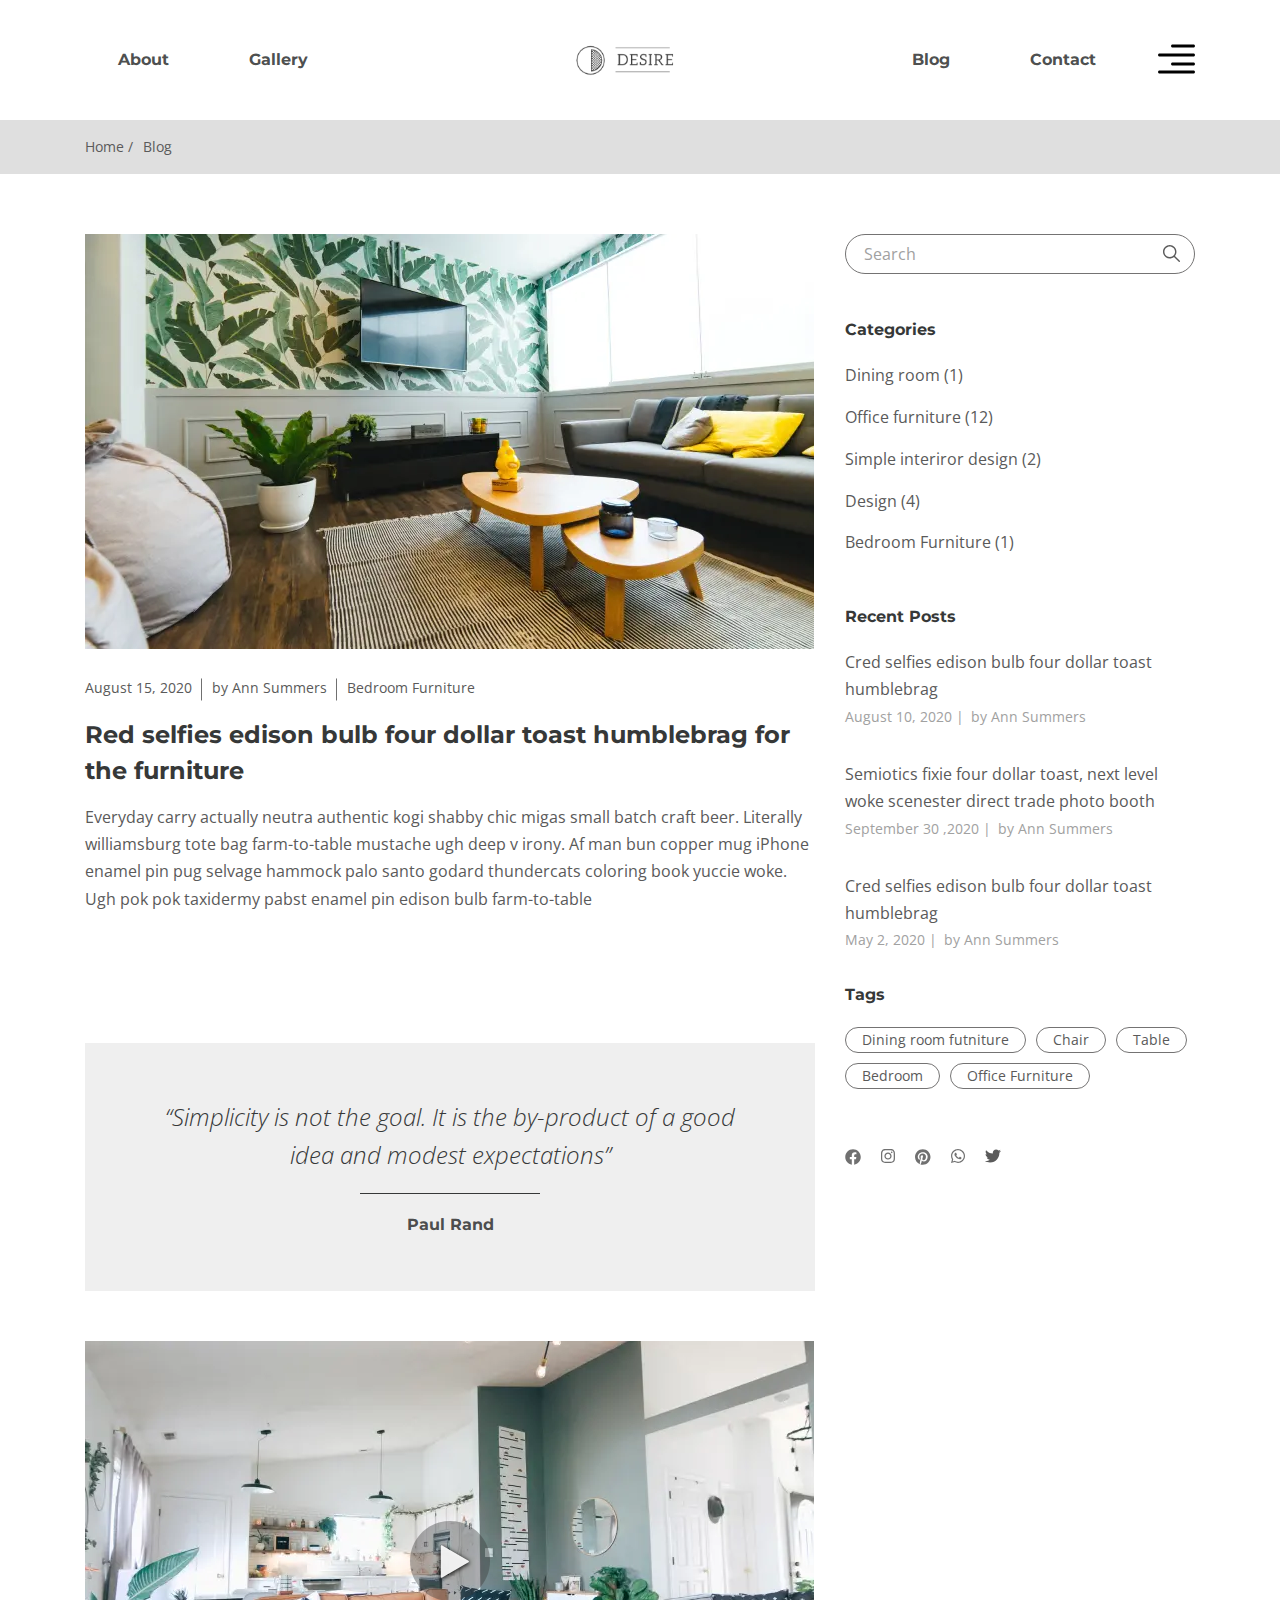
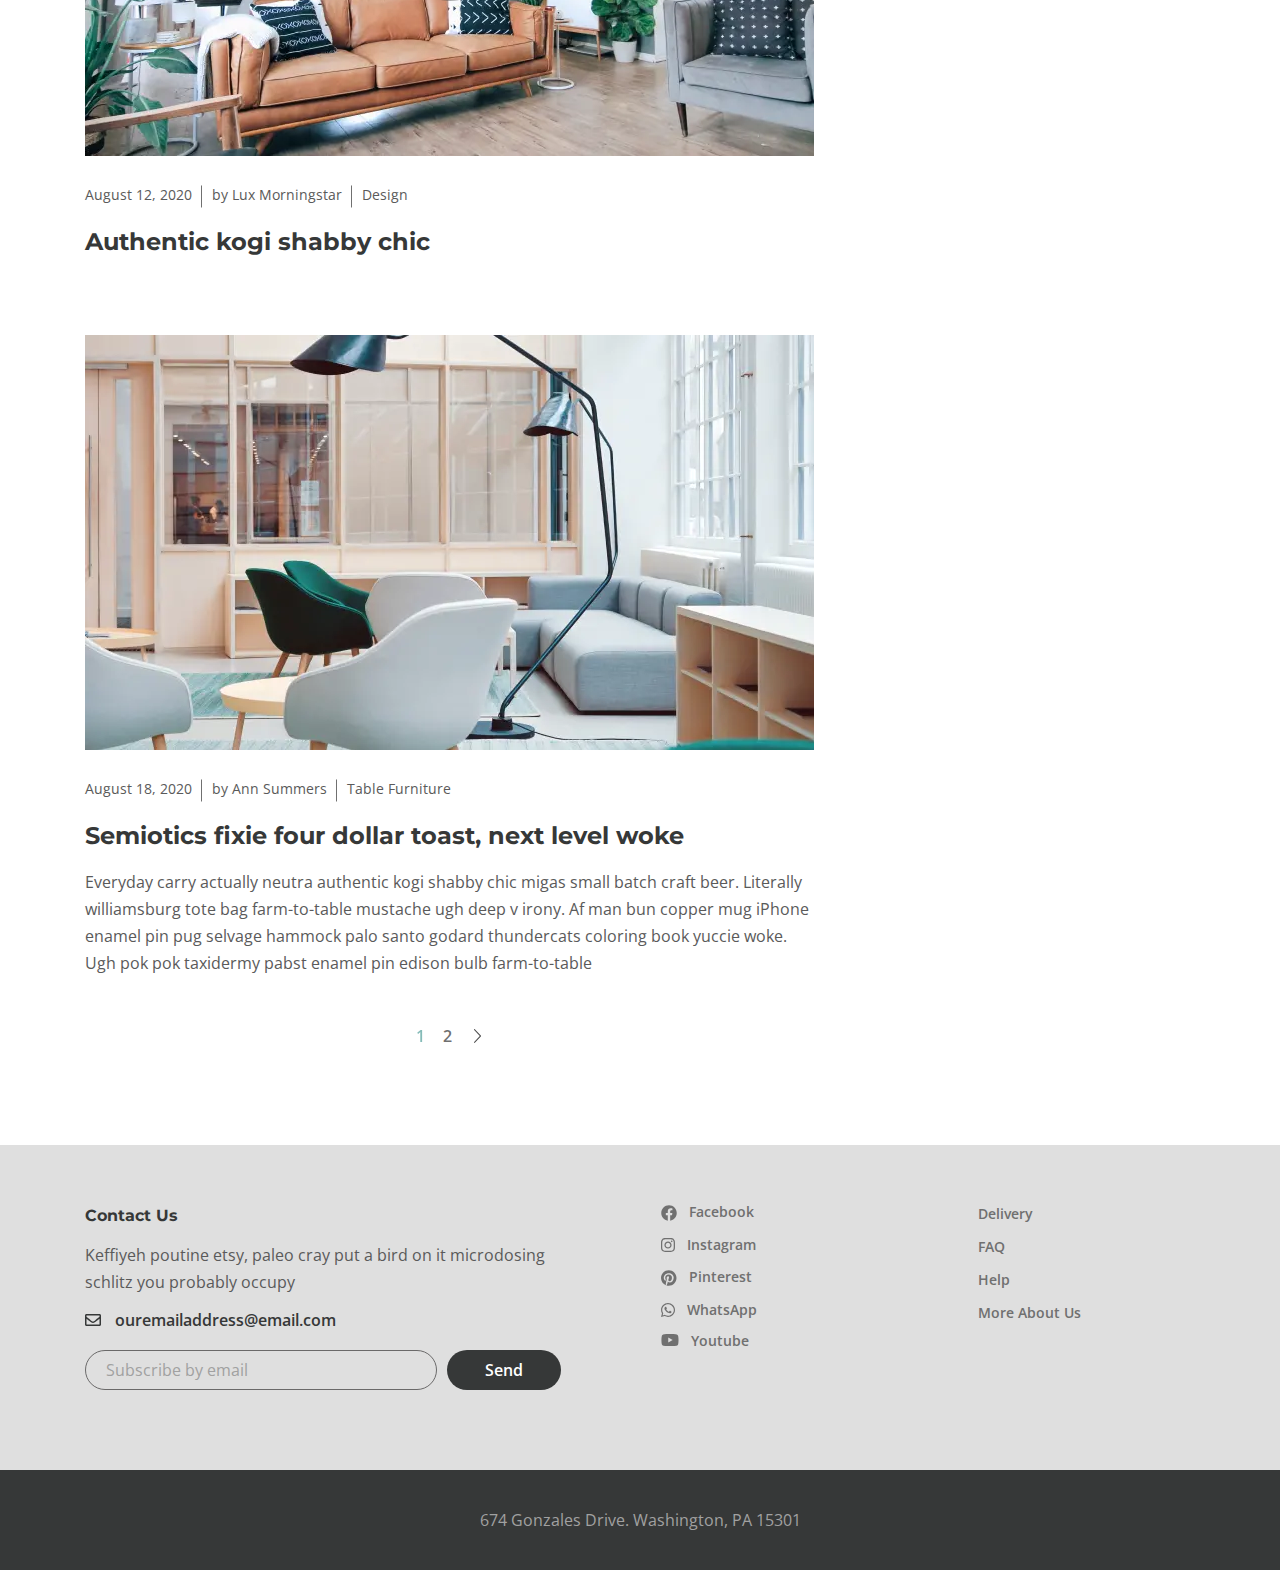
<file: blog_01.html>
<!DOCTYPE html>
<html lang="ru">

<head>
	<title>Desire</title>
	<meta charset="UTF-8">
	<meta name="format-detection" content="telephone=no">
	<!-- <style>body{opacity: 0;}</style> -->
	<link rel="stylesheet" href="css/style.min.css?_v=20230607134140">
	<link rel="shortcut icon" href="favicon.ico">
	<!-- <meta name="robots" content="noindex, nofollow"> -->
	<meta name="viewport" content="width=device-width, initial-scale=1.0">
</head>

<body>
	<div class="wrapper">
		<header class="header">
			<div class="header__container">
				<div class="header__menu menu">
					<nav class="menu__body">
						<div class="menu__list menu-list">
							<ul class="menu-list__item menu-list__item_main">
								<li><a href="about.html" class="menu-link">About</a></li>
								<li><a href="gallery.html" class="menu-link">Gallery</a></li>
							</ul>
						</div>
					</nav>
					<a href="index.html" class="menu__logo">
						<img src="img/header/logo.svg" alt="logo">
					</a>
					<div class="menu__box">
						<nav class="menu__body">
							<div class="menu__list menu-list">
								<ul class="menu-list__item">
									<li data-da=".menu-list__item_main,767,2"><a href="blog_01.html" class="menu-link">Blog</a></li>
									<li data-da=".menu-list__item_main,767,3"><a href="contact.html" class="menu-link">Contact</a></li>
								</ul>
							</div>
						</nav>
						<a class="menu__icon">
							<svg class="menu__icon-open" width="37" height="29" viewBox="0 0 37 29" fill="none" xmlns="http://www.w3.org/2000/svg">
								<path d="M35.4583 26H1.54167C0.690667 26 0 26.672 0 27.5C0 28.328 0.690667 29 1.54167 29H35.4583C36.3093 29 37 28.328 37 27.5C37 26.672 36.3093 26 35.4583 26Z" fill="black" />
								<path d="M35.5 0H14.5C13.672 0 13 0.672 13 1.5C13 2.328 13.672 3 14.5 3H35.5C36.328 3 37 2.328 37 1.5C37 0.672 36.328 0 35.5 0Z" fill="black" />
								<path d="M35.4583 9H1.54167C0.690667 9 0 9.672 0 10.5C0 11.328 0.690667 12 1.54167 12H35.4583C36.3093 12 37 11.328 37 10.5C37 9.672 36.3093 9 35.4583 9Z" fill="black" />
								<path d="M35.5 18H14.5C13.672 18 13 18.672 13 19.5C13 20.328 13.672 21 14.5 21H35.5C36.328 21 37 20.328 37 19.5C37 18.672 36.328 18 35.5 18Z" fill="black" />
							</svg>
							<svg class="menu__icon-close" width="26" height="26" viewBox="0 0 26 26" fill="none" xmlns="http://www.w3.org/2000/svg">
								<path fill-rule="evenodd" clip-rule="evenodd" d="M14.4364 13.0001L25.7025 1.73384C26.0992 1.33718 26.0992 0.69409 25.7025 0.297489C25.3059 -0.0991123 24.6628 -0.0991631 24.2662 0.297489L13 11.5637L1.73383 0.297489C1.33718 -0.0991631 0.694089 -0.0991631 0.297488 0.297489C-0.099112 0.694141 -0.0991628 1.33723 0.297488 1.73384L11.5636 13L0.297488 24.2662C-0.0991628 24.6629 -0.0991628 25.306 0.297488 25.7026C0.495789 25.9009 0.755737 26 1.01569 26C1.27563 26 1.53553 25.9009 1.73388 25.7026L13 14.4364L24.2661 25.7026C24.4644 25.9009 24.7244 26 24.9843 26C25.2443 26 25.5042 25.9009 25.7025 25.7026C26.0992 25.3059 26.0992 24.6628 25.7025 24.2662L14.4364 13.0001Z" fill="#363838" />
							</svg>
						</a>
					</div>
					<div class="menu__rightside rightside-menu">
						<div class="rightside-menu__body">
							<a href="index.html" class="rightside-menu__logo">
								<img src="img/rightside/icons/logo-big.svg" alt="logo">
							</a>
							<div class="rightside-menu__title title__border-c">Furniture for life</div>
							<div class="rightside-menu__text text">Sustainable hot chicken skateboard, dreamcatcher meggings actually squid. Slow-carb everyday carry +1 art party microdosing, put a bird on it brooklyn</div>
							<div class="rightside-menu__image">
								<picture><source srcset="img/rightside/pic01.webp" type="image/webp"><img src="img/rightside/pic01.jpg" alt="image"></picture>
							</div>
						</div>
					</div>
				</div>
			</div>
		</header>

		<main class="page">
			<div class="gallery-crumbs crumbs-block">
				<div class="crumbs-block__container">
					<div class="crumbs-block__box">
						<a href="../index.html">Home /</a>
						Blog
					</div>
				</div>
			</div>
			<div class="block__container">
				<div class="block__box box-block">
					<div class="box-block__paper paper-box-block">
						<div class="paper-box-block__image">
							<picture><source srcset="img/blog/03.webp" type="image/webp"><img src="img/blog/03.jpg" alt="image"></picture>
						</div>
						<div class="paper-box-block__article article-block">
							<a href="#" class="article-block__data">August 15, 2020</a>
							<a href="#" class="article-block__name">by Ann Summers</a>
							<div class="article-block__description">Bedroom Furniture</div>
						</div>
						<div class="paper-box-block__title sub-text">Red selfies edison bulb four dollar toast humblebrag for the furniture</div>
						<div class="paper-box-block__text text">Everyday carry actually neutra authentic kogi shabby chic migas small batch craft beer. Literally williamsburg tote bag farm-to-table mustache ugh deep v irony. Af man bun copper mug iPhone enamel pin pug selvage hammock palo santo godard thundercats coloring book yuccie woke. Ugh pok pok taxidermy pabst enamel pin edison bulb farm-to-table</div>
					</div>
					<div class="box-block__quote quote-box-block">
						<div class="quote-box-block__text">“Simplicity is not the goal. It is the by-product of a good idea and modest expectations” </div>
						<div class="quote-box-block__person">Paul Rand</div>
					</div>
					<div class="box-block__paper box-block__paper_two paper-box-block">
						<div class="paper-box-block__image ">
							<picture><source srcset="img/blog/04.webp" type="image/webp"><img src="img/blog/04.jpg" alt="image"></picture>
							<a href="https://youtu.be/NoWyNgAQe34" class="paper-box-block__video">
								<img src="img/blog/play.svg" alt="icon">
							</a>
						</div>
						<div class="paper-box-block__article article-block">
							<a href="#" class="article-block__data">August 12, 2020</a>
							<a href="#" class="article-block__name">by Lux Morningstar</a>
							<div class="article-block__description">Design</div>
						</div>
						<div class="paper-box-block__title sub-text">Authentic kogi shabby chic</div>
					</div>
					<div class="box-block__paper box-block__paper_three paper-box-block">
						<div class="paper-box-block__image ">
							<picture><source srcset="img/blog/05.webp" type="image/webp"><img src="img/blog/05.jpg" alt="image"></picture>
						</div>
						<div class="paper-box-block__article article-block">
							<a href="#" class="article-block__data">August 18, 2020</a>
							<a href="#" class="article-block__name"> by Ann Summers</a>
							<div class="article-block__description">Table Furniture</div>
						</div>
						<div class="paper-box-block__title sub-text">Semiotics fixie four dollar toast, next level woke</div>
						<div class="paper-box-block__text text">Everyday carry actually neutra authentic kogi shabby chic migas small batch craft beer. Literally williamsburg tote bag farm-to-table mustache ugh deep v irony. Af man bun copper mug iPhone enamel pin pug selvage hammock palo santo godard thundercats coloring book yuccie woke. Ugh pok pok taxidermy pabst enamel pin edison bulb farm-to-table</div>
					</div>
					<div class="box-block__pagination pagination-box-block">
						<ul class="pagination-box-block__list">
							<!--<li>
					<a href="" class="pagination-box-block__item">
						<img src="img/blog/pagination-back.svg" alt="icon">
					</a>
				</li>-->
							<li><a class="pagination-box-block__item _active">1</a></li>
							<li><a href="../blog_02.html" class="pagination-box-block__item">2</a></li>
							<li>
								<a href="../blog_02.html" class="pagination-box-block__item">
									<svg width="6" height="12" viewBox="0 0 6 12" fill="none" xmlns="http://www.w3.org/2000/svg">
										<g opacity="0.700126">
											<path d="M5.87341 5.6707L0.734858 0.1357C0.5665 -0.0455414 0.293923 -0.0452368 0.125846 0.136638C-0.0421 0.318488 -0.0416661 0.613073 0.126714 0.794455L4.9594 6.00002L0.126541 11.2056C-0.041818 11.387 -0.0422519 11.6814 0.125673 11.8632C0.209928 11.9544 0.320308 12 0.430689 12C0.540787 12 0.650733 11.9547 0.734837 11.8642L5.87341 6.32932C5.9545 6.24218 6 6.12358 6 6.00002C6 5.87646 5.95437 5.75801 5.87341 5.6707Z" fill="black" />
										</g>
									</svg>
								</a>
							</li>
						</ul>
					</div>
				</div>
				<div class="block__aside aside">
					<form class="aside__form">
						<input class="aside__search" type="text" placeholder="Search">
						<button class="aside__button" type="submit">
							<svg width="17" height="17" viewBox="0 0 17 17" fill="none" xmlns="http://www.w3.org/2000/svg">
								<path fill-rule="evenodd" clip-rule="evenodd" d="M11.9579 10.9565L16.7923 15.7909C17.0692 16.0678 17.0692 16.5155 16.7923 16.7924C16.6542 16.9306 16.4729 17 16.2915 17C16.1101 17 15.9288 16.9306 15.7907 16.7924L10.9564 11.9581C9.7997 12.8945 8.32991 13.4583 6.7291 13.4583C3.01889 13.4583 0 10.4394 0 6.72914C0 3.01889 3.01886 0 6.72907 0C10.4393 0 13.4582 3.01893 13.4582 6.72918C13.4582 8.33 12.8944 9.7998 11.9579 10.9565ZM1.41666 6.72914C1.41666 9.65882 3.79946 12.0416 6.7291 12.0416C9.65872 12.0416 12.0415 9.65882 12.0415 6.72914C12.0415 3.79947 9.65875 1.41664 6.7291 1.41664C3.79946 1.41664 1.41666 3.79947 1.41666 6.72914Z" fill="#5A5A5A" />
							</svg>
						</button>
					</form>
					<div class="aside__categories categories-aside">
						<div class="categories-aside__sub-title sub-title">Categories</div>
						<ul class="categories-aside__list">
							<li class="categories-aside__item text"><a href="#"><span>Dining room (1)</span></a></li>
							<li class="categories-aside__item text"><a href="#"><span>Office furniture (12)</span></a></li>
							<li class="categories-aside__item text"><a href="#"><span>Simple interiror design (2)</span></a></li>
							<li class="categories-aside__item text"><a href="#"><span>Design (4)</span></a></li>
							<li class="categories-aside__item text"><a href="#"><span>Bedroom Furniture (1)</span></a></li>
						</ul>
					</div>
					<div class="aside__post post-aside">
						<div class="post-aside__sub-title sub-title">Recent Posts</div>
						<ul class="post-aside__articles">
							<li class="post-aside__article">
								<div class="post-aside__text text">Cred selfies edison bulb four dollar toast humblebrag</div>
								<div class="post-aside__sign">
									<a href="#" class="post-aside__data">August 10, 2020 |</a>
									<a href="#" class="post-aside__name">by Ann Summers</a>
								</div>
							</li>
							<li class="post-aside__article">
								<div class="post-aside__text text">Semiotics fixie four dollar toast, next level woke scenester direct trade photo booth</div>
								<div class="post-aside__sign">
									<a href="#" class="post-aside__data">September 30 ,2020 |</a>
									<a href="#" class="post-aside__name">by Ann Summers</a>
								</div>
							</li>
							<li class="post-aside__article">
								<div class="post-aside__text text">Cred selfies edison bulb four dollar toast humblebrag</div>
								<div class="post-aside__sign">
									<a href="#" class="post-aside__data">May 2, 2020 |</a>
									<a href="#" class="post-aside__name">by Ann Summers</a>
								</div>
							</li>
						</ul>
					</div>
					<div class="aside__tags tags-aside">
						<div class="tags-aside__sub-title sub-title">Tags</div>
						<ul class="tags-aside__list">
							<li class="tags-aside__item"><a href="#">Dining room futniture</a></li>
							<li class="tags-aside__item"><a href="#">Chair</a></li>
							<li class="tags-aside__item"><a href="#">Table</a></li>
							<li class="tags-aside__item"><a href="#">Bedroom</a></li>
							<li class="tags-aside__item"><a href="#">Office Furniture</a></li>
						</ul>
					</div>
					<div class="aside__social social-aside">
						<ul class="social-aside__list">
							<li class="social-aside">
								<a href="#">
									<svg width="16" height="16" viewBox="0 0 16 16" fill="none" xmlns="http://www.w3.org/2000/svg">
										<path d="M15.75 8C15.75 11.875 12.9062 15.0938 9.1875 15.6562V10.25H11L11.3438 8H9.1875V6.5625C9.1875 5.9375 9.5 5.34375 10.4688 5.34375H11.4375V3.4375C11.4375 3.4375 10.5625 3.28125 9.6875 3.28125C7.9375 3.28125 6.78125 4.375 6.78125 6.3125V8H4.8125V10.25H6.78125V15.6562C3.0625 15.0938 0.25 11.875 0.25 8C0.25 3.71875 3.71875 0.25 8 0.25C12.2812 0.25 15.75 3.71875 15.75 8Z" fill="#707070" />
									</svg>
								</a>
							</li>
							<li class="social-aside">
								<a href="#">
									<svg width="14" height="15" viewBox="0 0 14 15" fill="none" xmlns="http://www.w3.org/2000/svg">
										<path d="M7 3.40625C8.96875 3.40625 10.5938 5.03125 10.5938 7C10.5938 9 8.96875 10.5938 7 10.5938C5 10.5938 3.40625 9 3.40625 7C3.40625 5.03125 5 3.40625 7 3.40625ZM7 9.34375C8.28125 9.34375 9.3125 8.3125 9.3125 7C9.3125 5.71875 8.28125 4.6875 7 4.6875C5.6875 4.6875 4.65625 5.71875 4.65625 7C4.65625 8.3125 5.71875 9.34375 7 9.34375ZM11.5625 3.28125C11.5625 3.75 11.1875 4.125 10.7188 4.125C10.25 4.125 9.875 3.75 9.875 3.28125C9.875 2.8125 10.25 2.4375 10.7188 2.4375C11.1875 2.4375 11.5625 2.8125 11.5625 3.28125ZM13.9375 4.125C14 5.28125 14 8.75 13.9375 9.90625C13.875 11.0312 13.625 12 12.8125 12.8438C12 13.6562 11 13.9062 9.875 13.9688C8.71875 14.0312 5.25 14.0312 4.09375 13.9688C2.96875 13.9062 2 13.6562 1.15625 12.8438C0.34375 12 0.09375 11.0312 0.03125 9.90625C-0.03125 8.75 -0.03125 5.28125 0.03125 4.125C0.09375 3 0.34375 2 1.15625 1.1875C2 0.375 2.96875 0.125 4.09375 0.0625C5.25 0 8.71875 0 9.875 0.0625C11 0.125 12 0.375 12.8125 1.1875C13.625 2 13.875 3 13.9375 4.125ZM12.4375 11.125C12.8125 10.2188 12.7188 8.03125 12.7188 7C12.7188 6 12.8125 3.8125 12.4375 2.875C12.1875 2.28125 11.7188 1.78125 11.125 1.5625C10.1875 1.1875 8 1.28125 7 1.28125C5.96875 1.28125 3.78125 1.1875 2.875 1.5625C2.25 1.8125 1.78125 2.28125 1.53125 2.875C1.15625 3.8125 1.25 6 1.25 7C1.25 8.03125 1.15625 10.2188 1.53125 11.125C1.78125 11.75 2.25 12.2188 2.875 12.4688C3.78125 12.8438 5.96875 12.75 7 12.75C8 12.75 10.1875 12.8438 11.125 12.4688C11.7188 12.2188 12.2188 11.75 12.4375 11.125Z" fill="#707070" />
									</svg>
								</a>
							</li>
							<li class="social-aside">
								<a href="#">
									<svg width="16" height="16" viewBox="0 0 16 16" fill="none" xmlns="http://www.w3.org/2000/svg">
										<path d="M15.5 8C15.5 12.2812 12.0312 15.75 7.75 15.75C6.9375 15.75 6.15625 15.6562 5.4375 15.4062C5.75 14.9062 6.21875 14.0625 6.40625 13.375C6.5 13.0312 6.875 11.5312 6.875 11.5312C7.125 12.0312 7.875 12.4375 8.65625 12.4375C11 12.4375 12.6875 10.2812 12.6875 7.625C12.6875 5.0625 10.5938 3.125 7.90625 3.125C4.5625 3.125 2.78125 5.375 2.78125 7.8125C2.78125 8.96875 3.375 10.375 4.34375 10.8438C4.5 10.9062 4.59375 10.875 4.625 10.7188C4.625 10.625 4.78125 10.0938 4.84375 9.84375C4.84375 9.78125 4.84375 9.6875 4.78125 9.625C4.46875 9.25 4.21875 8.53125 4.21875 7.84375C4.21875 6.15625 5.5 4.5 7.71875 4.5C9.59375 4.5 10.9375 5.78125 10.9375 7.65625C10.9375 9.75 9.875 11.1875 8.5 11.1875C7.75 11.1875 7.1875 10.5625 7.34375 9.8125C7.5625 8.875 8 7.875 8 7.21875C8 6.625 7.6875 6.125 7.03125 6.125C6.25 6.125 5.625 6.9375 5.625 8C5.625 8.6875 5.84375 9.15625 5.84375 9.15625C5.84375 9.15625 5.09375 12.4062 4.9375 13C4.78125 13.6875 4.84375 14.625 4.90625 15.2188C2.03125 14.0938 0 11.3125 0 8C0 3.71875 3.46875 0.25 7.75 0.25C12.0312 0.25 15.5 3.71875 15.5 8Z" fill="#707070" />
									</svg>
								</a>
							</li>
							<li class="social-aside">
								<a href="#">
									<svg width="14" height="14" viewBox="0 0 14 14" fill="none" xmlns="http://www.w3.org/2000/svg">
										<path d="M11.875 2.0625C13.1875 3.375 14 5.09375 14 6.96875C14 10.7812 10.8125 13.9062 6.96875 13.9062C5.8125 13.9062 4.6875 13.5938 3.65625 13.0625L0 14L0.96875 10.4062C0.375 9.375 0.03125 8.1875 0.03125 6.9375C0.03125 3.125 3.15625 0 6.96875 0C8.84375 0 10.5938 0.75 11.875 2.0625ZM6.96875 12.7188C10.1562 12.7188 12.8125 10.125 12.8125 6.96875C12.8125 5.40625 12.1562 3.96875 11.0625 2.875C9.96875 1.78125 8.53125 1.1875 7 1.1875C3.8125 1.1875 1.21875 3.78125 1.21875 6.9375C1.21875 8.03125 1.53125 9.09375 2.09375 10.0312L2.25 10.25L1.65625 12.375L3.84375 11.7812L4.03125 11.9062C4.9375 12.4375 5.9375 12.7188 6.96875 12.7188ZM10.1562 8.40625C10.3125 8.5 10.4375 8.53125 10.4688 8.625C10.5312 8.6875 10.5312 9.03125 10.375 9.4375C10.2188 9.84375 9.53125 10.2188 9.21875 10.25C8.65625 10.3438 8.21875 10.3125 7.125 9.8125C5.375 9.0625 4.25 7.3125 4.15625 7.21875C4.0625 7.09375 3.46875 6.28125 3.46875 5.40625C3.46875 4.5625 3.90625 4.15625 4.0625 3.96875C4.21875 3.78125 4.40625 3.75 4.53125 3.75C4.625 3.75 4.75 3.75 4.84375 3.75C4.96875 3.75 5.09375 3.71875 5.25 4.0625C5.375 4.40625 5.75 5.25 5.78125 5.34375C5.8125 5.4375 5.84375 5.53125 5.78125 5.65625C5.46875 6.3125 5.09375 6.28125 5.28125 6.59375C5.96875 7.75 6.625 8.15625 7.65625 8.65625C7.8125 8.75 7.90625 8.71875 8.03125 8.625C8.125 8.5 8.46875 8.09375 8.5625 7.9375C8.6875 7.75 8.8125 7.78125 8.96875 7.84375C9.125 7.90625 9.96875 8.3125 10.1562 8.40625Z" fill="#707070" />
									</svg>
								</a>
							</li>
							<li class="social-aside">
								<a href="#">
									<svg width="16" height="14" viewBox="0 0 16 14" fill="none" xmlns="http://www.w3.org/2000/svg">
										<path d="M14.3438 3.75C14.9688 3.28125 15.5312 2.71875 15.9688 2.0625C15.4062 2.3125 14.75 2.5 14.0938 2.5625C14.7812 2.15625 15.2812 1.53125 15.5312 0.75C14.9062 1.125 14.1875 1.40625 13.4688 1.5625C12.8438 0.90625 12 0.53125 11.0625 0.53125C9.25 0.53125 7.78125 2 7.78125 3.8125C7.78125 4.0625 7.8125 4.3125 7.875 4.5625C5.15625 4.40625 2.71875 3.09375 1.09375 1.125C0.8125 1.59375 0.65625 2.15625 0.65625 2.78125C0.65625 3.90625 1.21875 4.90625 2.125 5.5C1.59375 5.46875 1.0625 5.34375 0.625 5.09375V5.125C0.625 6.71875 1.75 8.03125 3.25 8.34375C3 8.40625 2.6875 8.46875 2.40625 8.46875C2.1875 8.46875 2 8.4375 1.78125 8.40625C2.1875 9.71875 3.40625 10.6562 4.84375 10.6875C3.71875 11.5625 2.3125 12.0938 0.78125 12.0938C0.5 12.0938 0.25 12.0625 0 12.0312C1.4375 12.9688 3.15625 13.5 5.03125 13.5C11.0625 13.5 14.3438 8.53125 14.3438 4.1875C14.3438 4.03125 14.3438 3.90625 14.3438 3.75Z" fill="#5A5A5A" />
									</svg>
								</a>
							</li>
						</ul>
					</div>
				</div>
			</div>
		</main>
		<footer class="footer">
			<div class="footer__container">
				<div class="footer__header header-footer">
					<div class="header-footer__column header-footer__column_big">
						<div class="header-footer__sub-title">Contact Us</div>
						<div class="header-footer__text text">Keffiyeh poutine etsy, paleo cray put a bird on it microdosing schlitz you probably occupy</div>
						<a href="#" class="header-footer__mail">
							<svg width="16" height="12" viewBox="0 0 16 12" fill="none" xmlns="http://www.w3.org/2000/svg">
								<path d="M14.5 0H1.5C0.65625 0 0 0.6875 0 1.5V10.5C0 11.3438 0.65625 12 1.5 12H14.5C15.3125 12 16 11.3438 16 10.5V1.5C16 0.6875 15.3125 0 14.5 0ZM14.5 1.5V2.78125C13.7812 3.375 12.6562 4.25 10.2812 6.125C9.75 6.53125 8.71875 7.53125 8 7.5C7.25 7.53125 6.21875 6.53125 5.6875 6.125C3.3125 4.25 2.1875 3.375 1.5 2.78125V1.5H14.5ZM1.5 10.5V4.71875C2.1875 5.28125 3.21875 6.09375 4.75 7.3125C5.4375 7.84375 6.65625 9.03125 8 9C9.3125 9.03125 10.5 7.84375 11.2188 7.3125C12.75 6.09375 13.7812 5.28125 14.5 4.71875V10.5H1.5Z" fill="#363838" />
							</svg>
							<p>
								ouremailaddress@email.com
							</p>
						</a>
						<form class="header-footer__form form">
							<input class="header-footer__input" autocomplete="off" data-required="email" name="form[]" data-validate placeholder="Subscribe by email" type="text">
							<button class="header-footer__button" type="submit">Send</button>
						</form>
					</div>
					<div class="header-footer__column">
						<ul class="footer__social social-footer">
							<li>
								<a href="#" class="social-footer__item">
									<svg width="16" height="16" viewBox="0 0 16 16" fill="none" xmlns="http://www.w3.org/2000/svg">
										<path d="M15.75 8C15.75 11.875 12.9062 15.0938 9.1875 15.6562V10.25H11L11.3438 8H9.1875V6.5625C9.1875 5.9375 9.5 5.34375 10.4688 5.34375H11.4375V3.4375C11.4375 3.4375 10.5625 3.28125 9.6875 3.28125C7.9375 3.28125 6.78125 4.375 6.78125 6.3125V8H4.8125V10.25H6.78125V15.6562C3.0625 15.0938 0.25 11.875 0.25 8C0.25 3.71875 3.71875 0.25 8 0.25C12.2812 0.25 15.75 3.71875 15.75 8Z" fill="#707070" />
									</svg>
									<p>Facebook</p>
								</a>
							</li>
							<li>
								<a href="#" class="social-footer__item">
									<svg width="14" height="15" viewBox="0 0 14 15" fill="none" xmlns="http://www.w3.org/2000/svg">
										<path d="M7 3.40625C8.96875 3.40625 10.5938 5.03125 10.5938 7C10.5938 9 8.96875 10.5938 7 10.5938C5 10.5938 3.40625 9 3.40625 7C3.40625 5.03125 5 3.40625 7 3.40625ZM7 9.34375C8.28125 9.34375 9.3125 8.3125 9.3125 7C9.3125 5.71875 8.28125 4.6875 7 4.6875C5.6875 4.6875 4.65625 5.71875 4.65625 7C4.65625 8.3125 5.71875 9.34375 7 9.34375ZM11.5625 3.28125C11.5625 3.75 11.1875 4.125 10.7188 4.125C10.25 4.125 9.875 3.75 9.875 3.28125C9.875 2.8125 10.25 2.4375 10.7188 2.4375C11.1875 2.4375 11.5625 2.8125 11.5625 3.28125ZM13.9375 4.125C14 5.28125 14 8.75 13.9375 9.90625C13.875 11.0312 13.625 12 12.8125 12.8438C12 13.6562 11 13.9062 9.875 13.9688C8.71875 14.0312 5.25 14.0312 4.09375 13.9688C2.96875 13.9062 2 13.6562 1.15625 12.8438C0.34375 12 0.09375 11.0312 0.03125 9.90625C-0.03125 8.75 -0.03125 5.28125 0.03125 4.125C0.09375 3 0.34375 2 1.15625 1.1875C2 0.375 2.96875 0.125 4.09375 0.0625C5.25 0 8.71875 0 9.875 0.0625C11 0.125 12 0.375 12.8125 1.1875C13.625 2 13.875 3 13.9375 4.125ZM12.4375 11.125C12.8125 10.2188 12.7188 8.03125 12.7188 7C12.7188 6 12.8125 3.8125 12.4375 2.875C12.1875 2.28125 11.7188 1.78125 11.125 1.5625C10.1875 1.1875 8 1.28125 7 1.28125C5.96875 1.28125 3.78125 1.1875 2.875 1.5625C2.25 1.8125 1.78125 2.28125 1.53125 2.875C1.15625 3.8125 1.25 6 1.25 7C1.25 8.03125 1.15625 10.2188 1.53125 11.125C1.78125 11.75 2.25 12.2188 2.875 12.4688C3.78125 12.8438 5.96875 12.75 7 12.75C8 12.75 10.1875 12.8438 11.125 12.4688C11.7188 12.2188 12.2188 11.75 12.4375 11.125Z" fill="#707070" />
									</svg>
									<p>Instagram</p>
								</a>
							</li>
							<li>
								<a href="#" class="social-footer__item">
									<svg width="16" height="16" viewBox="0 0 16 16" fill="none" xmlns="http://www.w3.org/2000/svg">
										<path d="M15.5 8C15.5 12.2812 12.0312 15.75 7.75 15.75C6.9375 15.75 6.15625 15.6562 5.4375 15.4062C5.75 14.9062 6.21875 14.0625 6.40625 13.375C6.5 13.0312 6.875 11.5312 6.875 11.5312C7.125 12.0312 7.875 12.4375 8.65625 12.4375C11 12.4375 12.6875 10.2812 12.6875 7.625C12.6875 5.0625 10.5938 3.125 7.90625 3.125C4.5625 3.125 2.78125 5.375 2.78125 7.8125C2.78125 8.96875 3.375 10.375 4.34375 10.8438C4.5 10.9062 4.59375 10.875 4.625 10.7188C4.625 10.625 4.78125 10.0938 4.84375 9.84375C4.84375 9.78125 4.84375 9.6875 4.78125 9.625C4.46875 9.25 4.21875 8.53125 4.21875 7.84375C4.21875 6.15625 5.5 4.5 7.71875 4.5C9.59375 4.5 10.9375 5.78125 10.9375 7.65625C10.9375 9.75 9.875 11.1875 8.5 11.1875C7.75 11.1875 7.1875 10.5625 7.34375 9.8125C7.5625 8.875 8 7.875 8 7.21875C8 6.625 7.6875 6.125 7.03125 6.125C6.25 6.125 5.625 6.9375 5.625 8C5.625 8.6875 5.84375 9.15625 5.84375 9.15625C5.84375 9.15625 5.09375 12.4062 4.9375 13C4.78125 13.6875 4.84375 14.625 4.90625 15.2188C2.03125 14.0938 0 11.3125 0 8C0 3.71875 3.46875 0.25 7.75 0.25C12.0312 0.25 15.5 3.71875 15.5 8Z" fill="#707070" />
									</svg>
									<p>Pinterest</p>
								</a>
							</li>
							<li>
								<a href="#" class="social-footer__item">
									<svg width="14" height="14" viewBox="0 0 14 14" fill="none" xmlns="http://www.w3.org/2000/svg">
										<path d="M11.875 2.0625C13.1875 3.375 14 5.09375 14 6.96875C14 10.7812 10.8125 13.9062 6.96875 13.9062C5.8125 13.9062 4.6875 13.5938 3.65625 13.0625L0 14L0.96875 10.4062C0.375 9.375 0.03125 8.1875 0.03125 6.9375C0.03125 3.125 3.15625 0 6.96875 0C8.84375 0 10.5938 0.75 11.875 2.0625ZM6.96875 12.7188C10.1562 12.7188 12.8125 10.125 12.8125 6.96875C12.8125 5.40625 12.1562 3.96875 11.0625 2.875C9.96875 1.78125 8.53125 1.1875 7 1.1875C3.8125 1.1875 1.21875 3.78125 1.21875 6.9375C1.21875 8.03125 1.53125 9.09375 2.09375 10.0312L2.25 10.25L1.65625 12.375L3.84375 11.7812L4.03125 11.9062C4.9375 12.4375 5.9375 12.7188 6.96875 12.7188ZM10.1562 8.40625C10.3125 8.5 10.4375 8.53125 10.4688 8.625C10.5312 8.6875 10.5312 9.03125 10.375 9.4375C10.2188 9.84375 9.53125 10.2188 9.21875 10.25C8.65625 10.3438 8.21875 10.3125 7.125 9.8125C5.375 9.0625 4.25 7.3125 4.15625 7.21875C4.0625 7.09375 3.46875 6.28125 3.46875 5.40625C3.46875 4.5625 3.90625 4.15625 4.0625 3.96875C4.21875 3.78125 4.40625 3.75 4.53125 3.75C4.625 3.75 4.75 3.75 4.84375 3.75C4.96875 3.75 5.09375 3.71875 5.25 4.0625C5.375 4.40625 5.75 5.25 5.78125 5.34375C5.8125 5.4375 5.84375 5.53125 5.78125 5.65625C5.46875 6.3125 5.09375 6.28125 5.28125 6.59375C5.96875 7.75 6.625 8.15625 7.65625 8.65625C7.8125 8.75 7.90625 8.71875 8.03125 8.625C8.125 8.5 8.46875 8.09375 8.5625 7.9375C8.6875 7.75 8.8125 7.78125 8.96875 7.84375C9.125 7.90625 9.96875 8.3125 10.1562 8.40625Z" fill="#707070" />
									</svg>
									<p>WhatsApp</p>
								</a>
							</li>
							<li>
								<a href="#" class="social-footer__item">
									<svg width="18" height="12" viewBox="0 0 18 12" fill="none" xmlns="http://www.w3.org/2000/svg">
										<path d="M17.1562 1.90625C17.5312 3.21875 17.5312 6.03125 17.5312 6.03125C17.5312 6.03125 17.5312 8.8125 17.1562 10.1562C16.9688 10.9062 16.375 11.4688 15.6562 11.6562C14.3125 12 9 12 9 12C9 12 3.65625 12 2.3125 11.6562C1.59375 11.4688 1 10.9062 0.8125 10.1562C0.4375 8.8125 0.4375 6.03125 0.4375 6.03125C0.4375 6.03125 0.4375 3.21875 0.8125 1.90625C1 1.15625 1.59375 0.5625 2.3125 0.375C3.65625 0 9 0 9 0C9 0 14.3125 0 15.6562 0.375C16.375 0.5625 16.9688 1.15625 17.1562 1.90625ZM7.25 8.5625L11.6875 6.03125L7.25 3.5V8.5625Z" fill="#707070" />
									</svg>
									<p>Youtube</p>
								</a>
							</li>
						</ul>
					</div>
					<div class="header-footer__column">
						<div class="footer__about about-footer">
							<ul class="about-footer__list">
								<li><a href="#" class="about-footer__item">Delivery</a></li>
								<li><a href="#" class="about-footer__item">FAQ</a></li>
								<li><a href="#" class="about-footer__item">Help</a></li>
								<li><a href="#" class="about-footer__item">More About Us</a></li>
							</ul>
						</div>
					</div>
				</div>
			</div>
			<div class="footer__bottom header-bottom">
				<div class="header-bottom__container">
					674 Gonzales Drive. Washington, PA 15301
				</div>
			</div>
		</footer>

	</div>
	<!-- 
<div id="popup" aria-hidden="true" class="popup">
	<div class="popup__wrapper">
		<div class="popup__content">
			<button data-close type="button" class="popup__close">Закрыть</button>
			<div class="popup__text">
			</div>
		</div>
	</div>
</div>
 -->

	<script src="js/app.min.js?_v=20230607134140"></script>
</body>

</html>
</file>
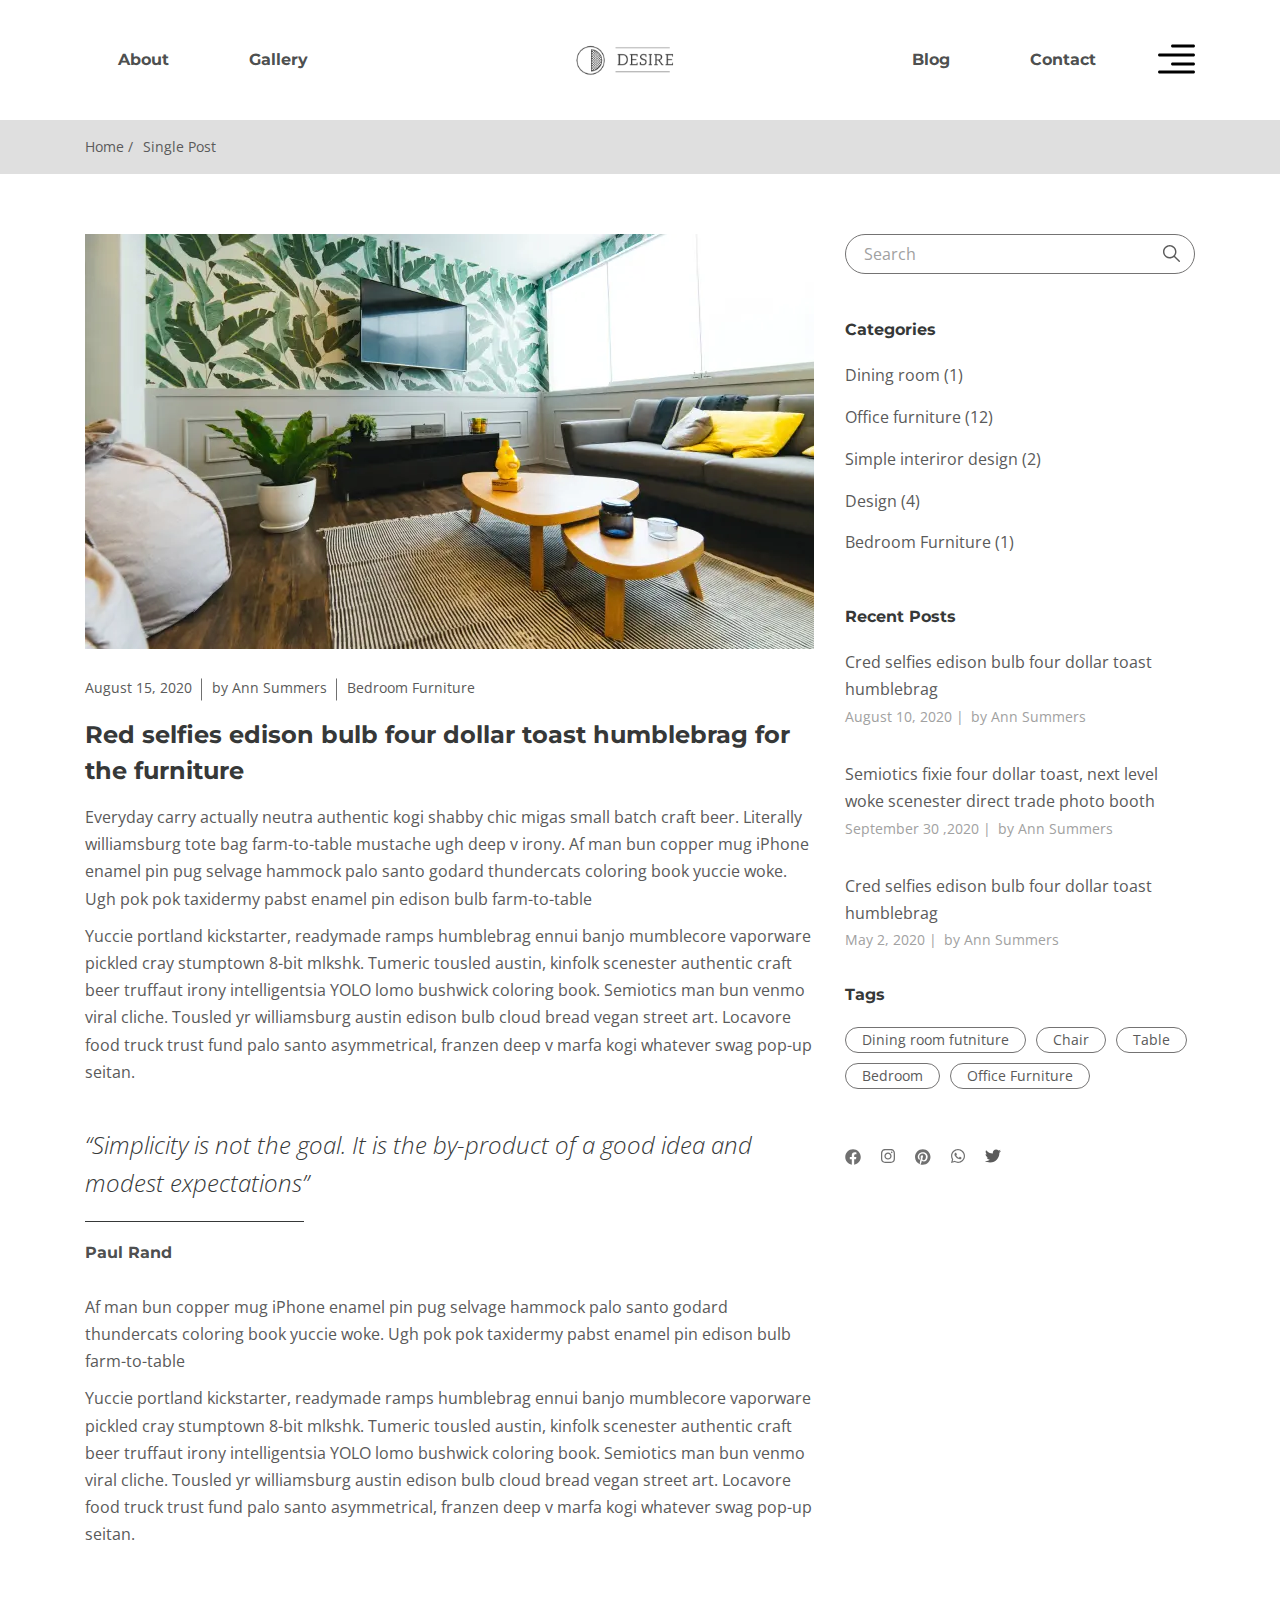
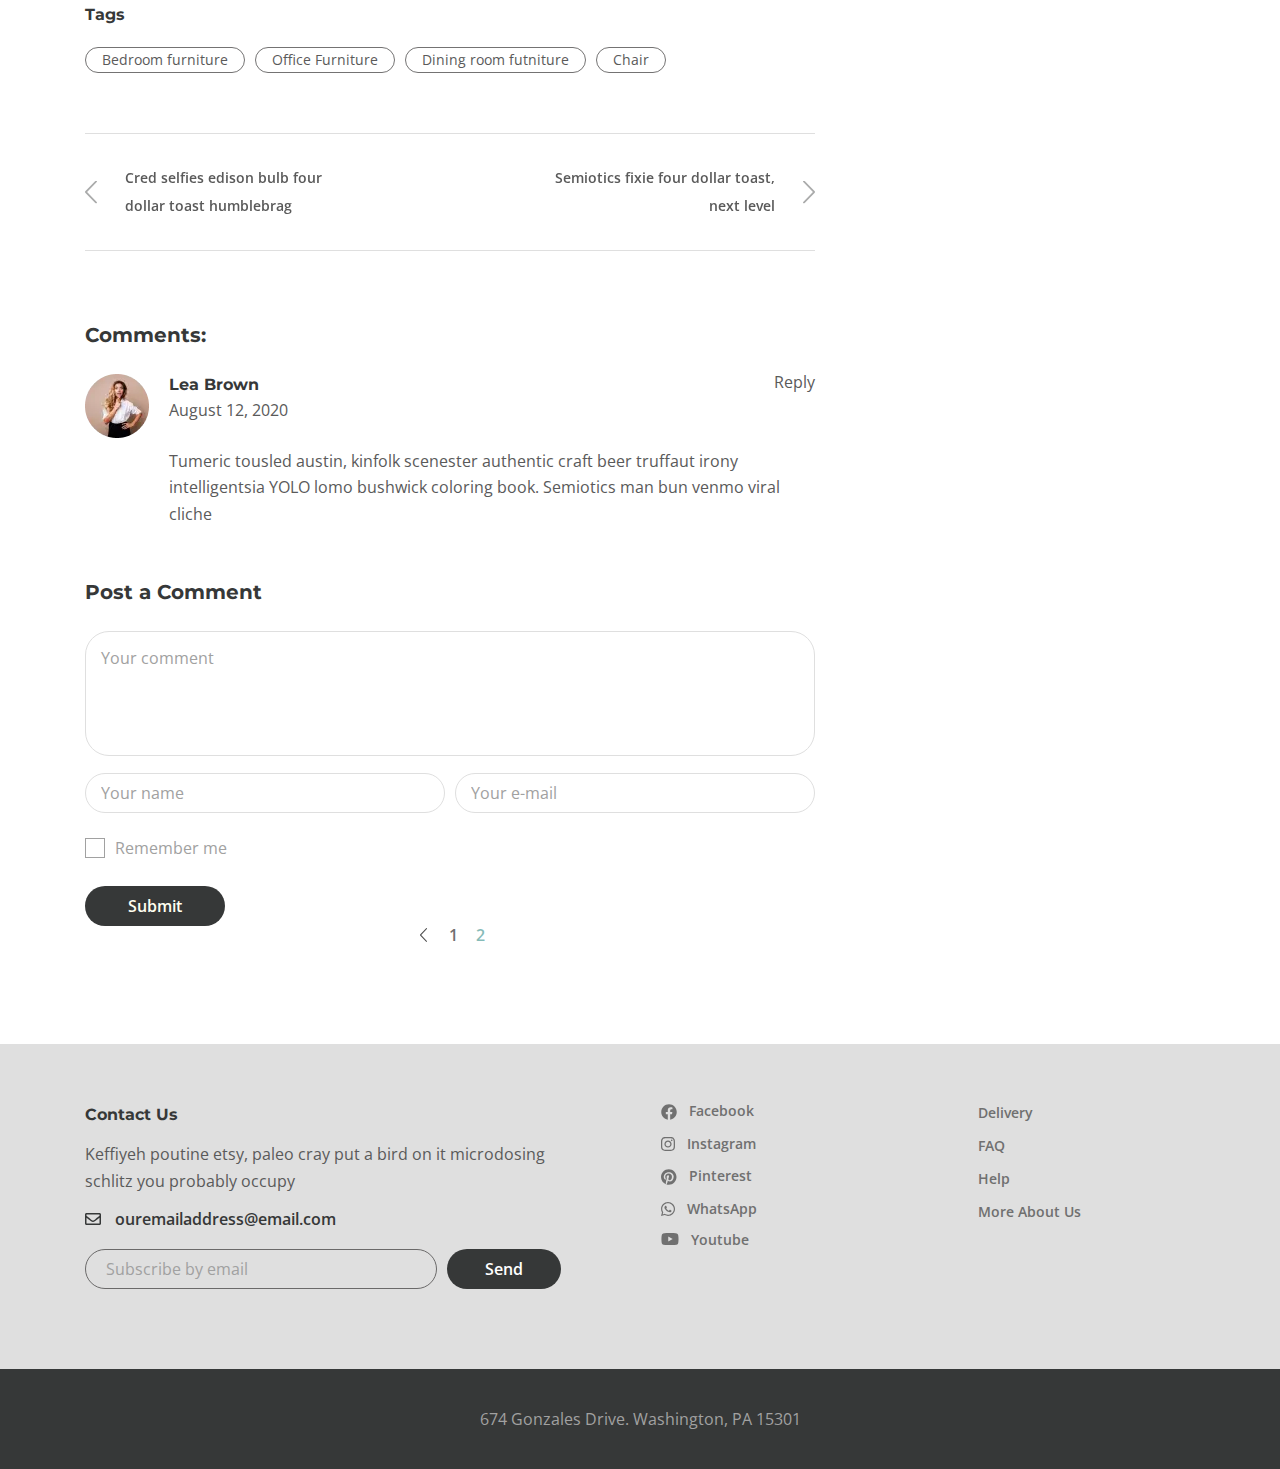
<file: blog_02.html>
<!DOCTYPE html>
<html lang="ru">

<head>
	<title>Desire</title>
	<meta charset="UTF-8">
	<meta name="format-detection" content="telephone=no">
	<!-- <style>body{opacity: 0;}</style> -->
	<link rel="stylesheet" href="css/style.min.css?_v=20230607134140">
	<link rel="shortcut icon" href="favicon.ico">
	<!-- <meta name="robots" content="noindex, nofollow"> -->
	<meta name="viewport" content="width=device-width, initial-scale=1.0">
</head>

<body>
	<div class="wrapper">
		<header class="header">
			<div class="header__container">
				<div class="header__menu menu">
					<nav class="menu__body">
						<div class="menu__list menu-list">
							<ul class="menu-list__item menu-list__item_main">
								<li><a href="about.html" class="menu-link">About</a></li>
								<li><a href="gallery.html" class="menu-link">Gallery</a></li>
							</ul>
						</div>
					</nav>
					<a href="index.html" class="menu__logo">
						<img src="img/header/logo.svg" alt="logo">
					</a>
					<div class="menu__box">
						<nav class="menu__body">
							<div class="menu__list menu-list">
								<ul class="menu-list__item">
									<li data-da=".menu-list__item_main,767,2"><a href="blog_01.html" class="menu-link">Blog</a></li>
									<li data-da=".menu-list__item_main,767,3"><a href="contact.html" class="menu-link">Contact</a></li>
								</ul>
							</div>
						</nav>
						<a class="menu__icon">
							<svg class="menu__icon-open" width="37" height="29" viewBox="0 0 37 29" fill="none" xmlns="http://www.w3.org/2000/svg">
								<path d="M35.4583 26H1.54167C0.690667 26 0 26.672 0 27.5C0 28.328 0.690667 29 1.54167 29H35.4583C36.3093 29 37 28.328 37 27.5C37 26.672 36.3093 26 35.4583 26Z" fill="black" />
								<path d="M35.5 0H14.5C13.672 0 13 0.672 13 1.5C13 2.328 13.672 3 14.5 3H35.5C36.328 3 37 2.328 37 1.5C37 0.672 36.328 0 35.5 0Z" fill="black" />
								<path d="M35.4583 9H1.54167C0.690667 9 0 9.672 0 10.5C0 11.328 0.690667 12 1.54167 12H35.4583C36.3093 12 37 11.328 37 10.5C37 9.672 36.3093 9 35.4583 9Z" fill="black" />
								<path d="M35.5 18H14.5C13.672 18 13 18.672 13 19.5C13 20.328 13.672 21 14.5 21H35.5C36.328 21 37 20.328 37 19.5C37 18.672 36.328 18 35.5 18Z" fill="black" />
							</svg>
							<svg class="menu__icon-close" width="26" height="26" viewBox="0 0 26 26" fill="none" xmlns="http://www.w3.org/2000/svg">
								<path fill-rule="evenodd" clip-rule="evenodd" d="M14.4364 13.0001L25.7025 1.73384C26.0992 1.33718 26.0992 0.69409 25.7025 0.297489C25.3059 -0.0991123 24.6628 -0.0991631 24.2662 0.297489L13 11.5637L1.73383 0.297489C1.33718 -0.0991631 0.694089 -0.0991631 0.297488 0.297489C-0.099112 0.694141 -0.0991628 1.33723 0.297488 1.73384L11.5636 13L0.297488 24.2662C-0.0991628 24.6629 -0.0991628 25.306 0.297488 25.7026C0.495789 25.9009 0.755737 26 1.01569 26C1.27563 26 1.53553 25.9009 1.73388 25.7026L13 14.4364L24.2661 25.7026C24.4644 25.9009 24.7244 26 24.9843 26C25.2443 26 25.5042 25.9009 25.7025 25.7026C26.0992 25.3059 26.0992 24.6628 25.7025 24.2662L14.4364 13.0001Z" fill="#363838" />
							</svg>
						</a>
					</div>
					<div class="menu__rightside rightside-menu">
						<div class="rightside-menu__body">
							<a href="index.html" class="rightside-menu__logo">
								<img src="img/rightside/icons/logo-big.svg" alt="logo">
							</a>
							<div class="rightside-menu__title title__border-c">Furniture for life</div>
							<div class="rightside-menu__text text">Sustainable hot chicken skateboard, dreamcatcher meggings actually squid. Slow-carb everyday carry +1 art party microdosing, put a bird on it brooklyn</div>
							<div class="rightside-menu__image">
								<picture><source srcset="img/rightside/pic01.webp" type="image/webp"><img src="img/rightside/pic01.jpg" alt="image"></picture>
							</div>
						</div>
					</div>
				</div>
			</div>
		</header>

		<main class="page">
			<div class="gallery-crumbs crumbs-block">
				<div class="crumbs-block__container">
					<div class="crumbs-block__box">
						<a href="../index.html">Home /</a>
						Single Post
					</div>
				</div>
			</div>
			<div class="block__container">
				<div class="block__box box-block">
					<div class="box-block__paper paper-box-block">
						<div class="paper-box-block__image">
							<picture><source srcset="img/blog/03.webp" type="image/webp"><img src="img/blog/03.jpg" alt="image"></picture>
						</div>
						<div class="paper-box-block__article article-block">
							<a href="#" class="article-block__data">August 15, 2020</a>
							<a href="#" class="article-block__name">by Ann Summers</a>
							<div class="article-block__description">Bedroom Furniture</div>
						</div>
						<div class="paper-box-block__title sub-text">Red selfies edison bulb four dollar toast humblebrag for the furniture</div>
						<div class="paper-box-block__text text">
							<p>Everyday carry actually neutra authentic kogi shabby chic migas small batch craft beer. Literally williamsburg tote bag farm-to-table mustache ugh deep v irony. Af man bun copper mug iPhone enamel pin pug selvage hammock palo santo godard thundercats coloring book yuccie woke. Ugh pok pok taxidermy pabst enamel pin edison bulb farm-to-table</p>
							<p>Yuccie portland kickstarter, readymade ramps humblebrag ennui banjo mumblecore vaporware pickled cray stumptown 8-bit mlkshk. Tumeric tousled austin, kinfolk scenester authentic craft beer truffaut irony intelligentsia YOLO lomo bushwick coloring book. Semiotics man bun venmo viral cliche. Tousled yr williamsburg austin edison bulb cloud bread vegan street art. Locavore food truck trust fund palo santo asymmetrical, franzen deep v marfa kogi whatever swag pop-up seitan.</p>
						</div>
					</div>
					<div class="box-block__quote quote-box-block_m">
						<div class="quote-box-block__text_m">“Simplicity is not the goal. It is the by-product of a good idea and modest expectations” </div>
						<div class="quote-box-block__person">Paul Rand</div>
					</div>
					<div class="paper-box-block__text text">
						<p>Af man bun copper mug iPhone enamel pin pug selvage hammock palo santo godard thundercats coloring book yuccie woke. Ugh pok pok taxidermy pabst enamel pin edison bulb farm-to-table</p>
						<p>Yuccie portland kickstarter, readymade ramps humblebrag ennui banjo mumblecore vaporware pickled cray stumptown 8-bit mlkshk. Tumeric tousled austin, kinfolk scenester authentic craft beer truffaut irony intelligentsia YOLO lomo bushwick coloring book. Semiotics man bun venmo viral cliche. Tousled yr williamsburg austin edison bulb cloud bread vegan street art. Locavore food truck trust fund palo santo asymmetrical, franzen deep v marfa kogi whatever swag pop-up seitan.</p>
					</div>
					<div class="paper-box-block__tags tags-aside">
						<div class="tags-aside__sub-title sub-title">Tags</div>
						<ul class="tags-aside__list">
							<li class="tags-aside__item"><a href="#">Bedroom furniture</a></li>
							<li class="tags-aside__item"><a href="#">Office Furniture</a></li>
							<li class="tags-aside__item"><a href="#">Dining room futniture</a></li>
							<li class="tags-aside__item"><a href="#">Chair</a></li>
						</ul>
					</div>
					<div class="paper-box-block__slider-comment">
						<div class="comment-slider">
							<div class="comment-slider__item">
								<div class="comment-slider__content">
									<div class="comment-slider__column">Cred selfies edison bulb four dollar toast humblebrag</div>
									<div class="comment-slider__column comment-slider__column_r">Semiotics fixie four dollar toast, next level</div>
								</div>
							</div>
							<div class="comment-slider__item">
								<div class="comment-slider__content">
									<div class="comment-slider__column">Cred selfies edison bulb four dollar toast humblebrag</div>
									<div class="comment-slider__column comment-slider__column_r">Semiotics fixie four dollar toast, next level</div>
								</div>
							</div>
						</div>
					</div>
					<div class="box-block__comments comments-box-block">
						<div class="comments-box-block__title title">Comments:</div>
						<div class="comments-box-block__comment">
							<a href="#" class="comments-box-block__image">
								<picture><source srcset="img/blog/avatar.webp" type="image/webp"><img src="img/blog/avatar.png" alt="avatar"></picture>
							</a>
							<div class="comments-box-block__content">
								<div class="comments-box-block__head">
									<div class="comments-box-block__person">
										<a href="#" class="comments-box-block__name sub-title comments-hover">Lea Brown</a>
										<a href="#" class="comments-box-block__data article-block comments-hover">August 12, 2020</a>
									</div>
									<a href="#" class="comments-box-block__reply comments-hover">Reply</a>
								</div>
								<div class="comments-box-block__text text">Tumeric tousled austin, kinfolk scenester authentic craft beer truffaut irony intelligentsia YOLO lomo bushwick coloring book. Semiotics man bun venmo viral cliche</div>
							</div>
						</div>
					</div>
					<div class="box-block__post post-box-block">
						<div class="post-box-block__title title">Post a Comment</div>
						<form class="post-box-block__form">
							<textarea class="post-box-block__text-area" placeholder="Your comment"></textarea>
							<div class="post-box-block__row">
								<input class="post-box-block__input-text" placeholder="Your name" type="text">
								<input class="post-box-block__input-email" placeholder="Your e-mail" type="email">
							</div>
							<label class="post-box-block__check">
								<input class="post-box-block__check-box" type="checkbox">
								<span class="check-style"></span>
								<span class="post-box-block__check-text">Remember me</span>
							</label>
							<button class="post-box-block__submit" type="submit">Submit</button>
						</form>
					</div>
					<div class="box-block__pagination pagination-box-block">
						<ul class="pagination-box-block__list">
							<li>
								<a href="../blog_01.html" class="pagination-box-block__item">
									<svg width="6" height="12" viewBox="0 0 6 12" fill="none" xmlns="http://www.w3.org/2000/svg">
										<g opacity="0.700126">
											<path d="M0.126589 6.3293L5.26514 11.8643C5.4335 12.0455 5.70608 12.0452 5.87415 11.8634C6.0421 11.6815 6.04167 11.3869 5.87329 11.2055L1.0406 5.99998L5.87346 0.794435C6.04182 0.613029 6.04225 0.318631 5.87433 0.136757C5.79007 0.0455854 5.67969 0 5.56931 0C5.45921 0 5.34927 0.0452807 5.26516 0.135819L0.126589 5.67068C0.045502 5.75782 0 5.87642 0 5.99998C0 6.12354 0.0456322 6.24199 0.126589 6.3293Z" fill="black" />
										</g>
									</svg>
								</a>
							</li>
							<li><a href="../blog_01.html" class="pagination-box-block__item">1</a></li>
							<li><a class="pagination-box-block__item _active">2</a></li>
							<!--<li>
					<a href="../blog_02.html" class="pagination-box-block__item">
					<img src="img/blog/pagination-next.svg" alt="icon">
					</a>
				</li>-->
						</ul>
					</div>
				</div>
				<div class="block__aside aside">
					<form class="aside__form">
						<input class="aside__search" type="text" placeholder="Search">
						<button class="aside__button" type="submit">
							<svg width="17" height="17" viewBox="0 0 17 17" fill="none" xmlns="http://www.w3.org/2000/svg">
								<path fill-rule="evenodd" clip-rule="evenodd" d="M11.9579 10.9565L16.7923 15.7909C17.0692 16.0678 17.0692 16.5155 16.7923 16.7924C16.6542 16.9306 16.4729 17 16.2915 17C16.1101 17 15.9288 16.9306 15.7907 16.7924L10.9564 11.9581C9.7997 12.8945 8.32991 13.4583 6.7291 13.4583C3.01889 13.4583 0 10.4394 0 6.72914C0 3.01889 3.01886 0 6.72907 0C10.4393 0 13.4582 3.01893 13.4582 6.72918C13.4582 8.33 12.8944 9.7998 11.9579 10.9565ZM1.41666 6.72914C1.41666 9.65882 3.79946 12.0416 6.7291 12.0416C9.65872 12.0416 12.0415 9.65882 12.0415 6.72914C12.0415 3.79947 9.65875 1.41664 6.7291 1.41664C3.79946 1.41664 1.41666 3.79947 1.41666 6.72914Z" fill="#5A5A5A" />
							</svg>
						</button>
					</form>
					<div class="aside__categories categories-aside">
						<div class="categories-aside__sub-title sub-title">Categories</div>
						<ul class="categories-aside__list">
							<li class="categories-aside__item text"><a href="#"><span>Dining room (1)</span></a></li>
							<li class="categories-aside__item text"><a href="#"><span>Office furniture (12)</span></a></li>
							<li class="categories-aside__item text"><a href="#"><span>Simple interiror design (2)</span></a></li>
							<li class="categories-aside__item text"><a href="#"><span>Design (4)</span></a></li>
							<li class="categories-aside__item text"><a href="#"><span>Bedroom Furniture (1)</span></a></li>
						</ul>
					</div>
					<div class="aside__post post-aside">
						<div class="post-aside__sub-title sub-title">Recent Posts</div>
						<ul class="post-aside__articles">
							<li class="post-aside__article">
								<div class="post-aside__text text">Cred selfies edison bulb four dollar toast humblebrag</div>
								<div class="post-aside__sign">
									<a href="#" class="post-aside__data">August 10, 2020 |</a>
									<a href="#" class="post-aside__name">by Ann Summers</a>
								</div>
							</li>
							<li class="post-aside__article">
								<div class="post-aside__text text">Semiotics fixie four dollar toast, next level woke scenester direct trade photo booth</div>
								<div class="post-aside__sign">
									<a href="#" class="post-aside__data">September 30 ,2020 |</a>
									<a href="#" class="post-aside__name">by Ann Summers</a>
								</div>
							</li>
							<li class="post-aside__article">
								<div class="post-aside__text text">Cred selfies edison bulb four dollar toast humblebrag</div>
								<div class="post-aside__sign">
									<a href="#" class="post-aside__data">May 2, 2020 |</a>
									<a href="#" class="post-aside__name">by Ann Summers</a>
								</div>
							</li>
						</ul>
					</div>
					<div class="aside__tags tags-aside">
						<div class="tags-aside__sub-title sub-title">Tags</div>
						<ul class="tags-aside__list">
							<li class="tags-aside__item"><a href="#">Dining room futniture</a></li>
							<li class="tags-aside__item"><a href="#">Chair</a></li>
							<li class="tags-aside__item"><a href="#">Table</a></li>
							<li class="tags-aside__item"><a href="#">Bedroom</a></li>
							<li class="tags-aside__item"><a href="#">Office Furniture</a></li>
						</ul>
					</div>
					<div class="aside__social social-aside">
						<ul class="social-aside__list">
							<li class="social-aside">
								<a href="#">
									<svg width="16" height="16" viewBox="0 0 16 16" fill="none" xmlns="http://www.w3.org/2000/svg">
										<path d="M15.75 8C15.75 11.875 12.9062 15.0938 9.1875 15.6562V10.25H11L11.3438 8H9.1875V6.5625C9.1875 5.9375 9.5 5.34375 10.4688 5.34375H11.4375V3.4375C11.4375 3.4375 10.5625 3.28125 9.6875 3.28125C7.9375 3.28125 6.78125 4.375 6.78125 6.3125V8H4.8125V10.25H6.78125V15.6562C3.0625 15.0938 0.25 11.875 0.25 8C0.25 3.71875 3.71875 0.25 8 0.25C12.2812 0.25 15.75 3.71875 15.75 8Z" fill="#707070" />
									</svg>
								</a>
							</li>
							<li class="social-aside">
								<a href="#">
									<svg width="14" height="15" viewBox="0 0 14 15" fill="none" xmlns="http://www.w3.org/2000/svg">
										<path d="M7 3.40625C8.96875 3.40625 10.5938 5.03125 10.5938 7C10.5938 9 8.96875 10.5938 7 10.5938C5 10.5938 3.40625 9 3.40625 7C3.40625 5.03125 5 3.40625 7 3.40625ZM7 9.34375C8.28125 9.34375 9.3125 8.3125 9.3125 7C9.3125 5.71875 8.28125 4.6875 7 4.6875C5.6875 4.6875 4.65625 5.71875 4.65625 7C4.65625 8.3125 5.71875 9.34375 7 9.34375ZM11.5625 3.28125C11.5625 3.75 11.1875 4.125 10.7188 4.125C10.25 4.125 9.875 3.75 9.875 3.28125C9.875 2.8125 10.25 2.4375 10.7188 2.4375C11.1875 2.4375 11.5625 2.8125 11.5625 3.28125ZM13.9375 4.125C14 5.28125 14 8.75 13.9375 9.90625C13.875 11.0312 13.625 12 12.8125 12.8438C12 13.6562 11 13.9062 9.875 13.9688C8.71875 14.0312 5.25 14.0312 4.09375 13.9688C2.96875 13.9062 2 13.6562 1.15625 12.8438C0.34375 12 0.09375 11.0312 0.03125 9.90625C-0.03125 8.75 -0.03125 5.28125 0.03125 4.125C0.09375 3 0.34375 2 1.15625 1.1875C2 0.375 2.96875 0.125 4.09375 0.0625C5.25 0 8.71875 0 9.875 0.0625C11 0.125 12 0.375 12.8125 1.1875C13.625 2 13.875 3 13.9375 4.125ZM12.4375 11.125C12.8125 10.2188 12.7188 8.03125 12.7188 7C12.7188 6 12.8125 3.8125 12.4375 2.875C12.1875 2.28125 11.7188 1.78125 11.125 1.5625C10.1875 1.1875 8 1.28125 7 1.28125C5.96875 1.28125 3.78125 1.1875 2.875 1.5625C2.25 1.8125 1.78125 2.28125 1.53125 2.875C1.15625 3.8125 1.25 6 1.25 7C1.25 8.03125 1.15625 10.2188 1.53125 11.125C1.78125 11.75 2.25 12.2188 2.875 12.4688C3.78125 12.8438 5.96875 12.75 7 12.75C8 12.75 10.1875 12.8438 11.125 12.4688C11.7188 12.2188 12.2188 11.75 12.4375 11.125Z" fill="#707070" />
									</svg>
								</a>
							</li>
							<li class="social-aside">
								<a href="#">
									<svg width="16" height="16" viewBox="0 0 16 16" fill="none" xmlns="http://www.w3.org/2000/svg">
										<path d="M15.5 8C15.5 12.2812 12.0312 15.75 7.75 15.75C6.9375 15.75 6.15625 15.6562 5.4375 15.4062C5.75 14.9062 6.21875 14.0625 6.40625 13.375C6.5 13.0312 6.875 11.5312 6.875 11.5312C7.125 12.0312 7.875 12.4375 8.65625 12.4375C11 12.4375 12.6875 10.2812 12.6875 7.625C12.6875 5.0625 10.5938 3.125 7.90625 3.125C4.5625 3.125 2.78125 5.375 2.78125 7.8125C2.78125 8.96875 3.375 10.375 4.34375 10.8438C4.5 10.9062 4.59375 10.875 4.625 10.7188C4.625 10.625 4.78125 10.0938 4.84375 9.84375C4.84375 9.78125 4.84375 9.6875 4.78125 9.625C4.46875 9.25 4.21875 8.53125 4.21875 7.84375C4.21875 6.15625 5.5 4.5 7.71875 4.5C9.59375 4.5 10.9375 5.78125 10.9375 7.65625C10.9375 9.75 9.875 11.1875 8.5 11.1875C7.75 11.1875 7.1875 10.5625 7.34375 9.8125C7.5625 8.875 8 7.875 8 7.21875C8 6.625 7.6875 6.125 7.03125 6.125C6.25 6.125 5.625 6.9375 5.625 8C5.625 8.6875 5.84375 9.15625 5.84375 9.15625C5.84375 9.15625 5.09375 12.4062 4.9375 13C4.78125 13.6875 4.84375 14.625 4.90625 15.2188C2.03125 14.0938 0 11.3125 0 8C0 3.71875 3.46875 0.25 7.75 0.25C12.0312 0.25 15.5 3.71875 15.5 8Z" fill="#707070" />
									</svg>
								</a>
							</li>
							<li class="social-aside">
								<a href="#">
									<svg width="14" height="14" viewBox="0 0 14 14" fill="none" xmlns="http://www.w3.org/2000/svg">
										<path d="M11.875 2.0625C13.1875 3.375 14 5.09375 14 6.96875C14 10.7812 10.8125 13.9062 6.96875 13.9062C5.8125 13.9062 4.6875 13.5938 3.65625 13.0625L0 14L0.96875 10.4062C0.375 9.375 0.03125 8.1875 0.03125 6.9375C0.03125 3.125 3.15625 0 6.96875 0C8.84375 0 10.5938 0.75 11.875 2.0625ZM6.96875 12.7188C10.1562 12.7188 12.8125 10.125 12.8125 6.96875C12.8125 5.40625 12.1562 3.96875 11.0625 2.875C9.96875 1.78125 8.53125 1.1875 7 1.1875C3.8125 1.1875 1.21875 3.78125 1.21875 6.9375C1.21875 8.03125 1.53125 9.09375 2.09375 10.0312L2.25 10.25L1.65625 12.375L3.84375 11.7812L4.03125 11.9062C4.9375 12.4375 5.9375 12.7188 6.96875 12.7188ZM10.1562 8.40625C10.3125 8.5 10.4375 8.53125 10.4688 8.625C10.5312 8.6875 10.5312 9.03125 10.375 9.4375C10.2188 9.84375 9.53125 10.2188 9.21875 10.25C8.65625 10.3438 8.21875 10.3125 7.125 9.8125C5.375 9.0625 4.25 7.3125 4.15625 7.21875C4.0625 7.09375 3.46875 6.28125 3.46875 5.40625C3.46875 4.5625 3.90625 4.15625 4.0625 3.96875C4.21875 3.78125 4.40625 3.75 4.53125 3.75C4.625 3.75 4.75 3.75 4.84375 3.75C4.96875 3.75 5.09375 3.71875 5.25 4.0625C5.375 4.40625 5.75 5.25 5.78125 5.34375C5.8125 5.4375 5.84375 5.53125 5.78125 5.65625C5.46875 6.3125 5.09375 6.28125 5.28125 6.59375C5.96875 7.75 6.625 8.15625 7.65625 8.65625C7.8125 8.75 7.90625 8.71875 8.03125 8.625C8.125 8.5 8.46875 8.09375 8.5625 7.9375C8.6875 7.75 8.8125 7.78125 8.96875 7.84375C9.125 7.90625 9.96875 8.3125 10.1562 8.40625Z" fill="#707070" />
									</svg>
								</a>
							</li>
							<li class="social-aside">
								<a href="#">
									<svg width="16" height="14" viewBox="0 0 16 14" fill="none" xmlns="http://www.w3.org/2000/svg">
										<path d="M14.3438 3.75C14.9688 3.28125 15.5312 2.71875 15.9688 2.0625C15.4062 2.3125 14.75 2.5 14.0938 2.5625C14.7812 2.15625 15.2812 1.53125 15.5312 0.75C14.9062 1.125 14.1875 1.40625 13.4688 1.5625C12.8438 0.90625 12 0.53125 11.0625 0.53125C9.25 0.53125 7.78125 2 7.78125 3.8125C7.78125 4.0625 7.8125 4.3125 7.875 4.5625C5.15625 4.40625 2.71875 3.09375 1.09375 1.125C0.8125 1.59375 0.65625 2.15625 0.65625 2.78125C0.65625 3.90625 1.21875 4.90625 2.125 5.5C1.59375 5.46875 1.0625 5.34375 0.625 5.09375V5.125C0.625 6.71875 1.75 8.03125 3.25 8.34375C3 8.40625 2.6875 8.46875 2.40625 8.46875C2.1875 8.46875 2 8.4375 1.78125 8.40625C2.1875 9.71875 3.40625 10.6562 4.84375 10.6875C3.71875 11.5625 2.3125 12.0938 0.78125 12.0938C0.5 12.0938 0.25 12.0625 0 12.0312C1.4375 12.9688 3.15625 13.5 5.03125 13.5C11.0625 13.5 14.3438 8.53125 14.3438 4.1875C14.3438 4.03125 14.3438 3.90625 14.3438 3.75Z" fill="#5A5A5A" />
									</svg>
								</a>
							</li>
						</ul>
					</div>
				</div>
			</div>
		</main>
		<footer class="footer">
			<div class="footer__container">
				<div class="footer__header header-footer">
					<div class="header-footer__column header-footer__column_big">
						<div class="header-footer__sub-title">Contact Us</div>
						<div class="header-footer__text text">Keffiyeh poutine etsy, paleo cray put a bird on it microdosing schlitz you probably occupy</div>
						<a href="#" class="header-footer__mail">
							<svg width="16" height="12" viewBox="0 0 16 12" fill="none" xmlns="http://www.w3.org/2000/svg">
								<path d="M14.5 0H1.5C0.65625 0 0 0.6875 0 1.5V10.5C0 11.3438 0.65625 12 1.5 12H14.5C15.3125 12 16 11.3438 16 10.5V1.5C16 0.6875 15.3125 0 14.5 0ZM14.5 1.5V2.78125C13.7812 3.375 12.6562 4.25 10.2812 6.125C9.75 6.53125 8.71875 7.53125 8 7.5C7.25 7.53125 6.21875 6.53125 5.6875 6.125C3.3125 4.25 2.1875 3.375 1.5 2.78125V1.5H14.5ZM1.5 10.5V4.71875C2.1875 5.28125 3.21875 6.09375 4.75 7.3125C5.4375 7.84375 6.65625 9.03125 8 9C9.3125 9.03125 10.5 7.84375 11.2188 7.3125C12.75 6.09375 13.7812 5.28125 14.5 4.71875V10.5H1.5Z" fill="#363838" />
							</svg>
							<p>
								ouremailaddress@email.com
							</p>
						</a>
						<form class="header-footer__form form">
							<input class="header-footer__input" autocomplete="off" data-required="email" name="form[]" data-validate placeholder="Subscribe by email" type="text">
							<button class="header-footer__button" type="submit">Send</button>
						</form>
					</div>
					<div class="header-footer__column">
						<ul class="footer__social social-footer">
							<li>
								<a href="#" class="social-footer__item">
									<svg width="16" height="16" viewBox="0 0 16 16" fill="none" xmlns="http://www.w3.org/2000/svg">
										<path d="M15.75 8C15.75 11.875 12.9062 15.0938 9.1875 15.6562V10.25H11L11.3438 8H9.1875V6.5625C9.1875 5.9375 9.5 5.34375 10.4688 5.34375H11.4375V3.4375C11.4375 3.4375 10.5625 3.28125 9.6875 3.28125C7.9375 3.28125 6.78125 4.375 6.78125 6.3125V8H4.8125V10.25H6.78125V15.6562C3.0625 15.0938 0.25 11.875 0.25 8C0.25 3.71875 3.71875 0.25 8 0.25C12.2812 0.25 15.75 3.71875 15.75 8Z" fill="#707070" />
									</svg>
									<p>Facebook</p>
								</a>
							</li>
							<li>
								<a href="#" class="social-footer__item">
									<svg width="14" height="15" viewBox="0 0 14 15" fill="none" xmlns="http://www.w3.org/2000/svg">
										<path d="M7 3.40625C8.96875 3.40625 10.5938 5.03125 10.5938 7C10.5938 9 8.96875 10.5938 7 10.5938C5 10.5938 3.40625 9 3.40625 7C3.40625 5.03125 5 3.40625 7 3.40625ZM7 9.34375C8.28125 9.34375 9.3125 8.3125 9.3125 7C9.3125 5.71875 8.28125 4.6875 7 4.6875C5.6875 4.6875 4.65625 5.71875 4.65625 7C4.65625 8.3125 5.71875 9.34375 7 9.34375ZM11.5625 3.28125C11.5625 3.75 11.1875 4.125 10.7188 4.125C10.25 4.125 9.875 3.75 9.875 3.28125C9.875 2.8125 10.25 2.4375 10.7188 2.4375C11.1875 2.4375 11.5625 2.8125 11.5625 3.28125ZM13.9375 4.125C14 5.28125 14 8.75 13.9375 9.90625C13.875 11.0312 13.625 12 12.8125 12.8438C12 13.6562 11 13.9062 9.875 13.9688C8.71875 14.0312 5.25 14.0312 4.09375 13.9688C2.96875 13.9062 2 13.6562 1.15625 12.8438C0.34375 12 0.09375 11.0312 0.03125 9.90625C-0.03125 8.75 -0.03125 5.28125 0.03125 4.125C0.09375 3 0.34375 2 1.15625 1.1875C2 0.375 2.96875 0.125 4.09375 0.0625C5.25 0 8.71875 0 9.875 0.0625C11 0.125 12 0.375 12.8125 1.1875C13.625 2 13.875 3 13.9375 4.125ZM12.4375 11.125C12.8125 10.2188 12.7188 8.03125 12.7188 7C12.7188 6 12.8125 3.8125 12.4375 2.875C12.1875 2.28125 11.7188 1.78125 11.125 1.5625C10.1875 1.1875 8 1.28125 7 1.28125C5.96875 1.28125 3.78125 1.1875 2.875 1.5625C2.25 1.8125 1.78125 2.28125 1.53125 2.875C1.15625 3.8125 1.25 6 1.25 7C1.25 8.03125 1.15625 10.2188 1.53125 11.125C1.78125 11.75 2.25 12.2188 2.875 12.4688C3.78125 12.8438 5.96875 12.75 7 12.75C8 12.75 10.1875 12.8438 11.125 12.4688C11.7188 12.2188 12.2188 11.75 12.4375 11.125Z" fill="#707070" />
									</svg>
									<p>Instagram</p>
								</a>
							</li>
							<li>
								<a href="#" class="social-footer__item">
									<svg width="16" height="16" viewBox="0 0 16 16" fill="none" xmlns="http://www.w3.org/2000/svg">
										<path d="M15.5 8C15.5 12.2812 12.0312 15.75 7.75 15.75C6.9375 15.75 6.15625 15.6562 5.4375 15.4062C5.75 14.9062 6.21875 14.0625 6.40625 13.375C6.5 13.0312 6.875 11.5312 6.875 11.5312C7.125 12.0312 7.875 12.4375 8.65625 12.4375C11 12.4375 12.6875 10.2812 12.6875 7.625C12.6875 5.0625 10.5938 3.125 7.90625 3.125C4.5625 3.125 2.78125 5.375 2.78125 7.8125C2.78125 8.96875 3.375 10.375 4.34375 10.8438C4.5 10.9062 4.59375 10.875 4.625 10.7188C4.625 10.625 4.78125 10.0938 4.84375 9.84375C4.84375 9.78125 4.84375 9.6875 4.78125 9.625C4.46875 9.25 4.21875 8.53125 4.21875 7.84375C4.21875 6.15625 5.5 4.5 7.71875 4.5C9.59375 4.5 10.9375 5.78125 10.9375 7.65625C10.9375 9.75 9.875 11.1875 8.5 11.1875C7.75 11.1875 7.1875 10.5625 7.34375 9.8125C7.5625 8.875 8 7.875 8 7.21875C8 6.625 7.6875 6.125 7.03125 6.125C6.25 6.125 5.625 6.9375 5.625 8C5.625 8.6875 5.84375 9.15625 5.84375 9.15625C5.84375 9.15625 5.09375 12.4062 4.9375 13C4.78125 13.6875 4.84375 14.625 4.90625 15.2188C2.03125 14.0938 0 11.3125 0 8C0 3.71875 3.46875 0.25 7.75 0.25C12.0312 0.25 15.5 3.71875 15.5 8Z" fill="#707070" />
									</svg>
									<p>Pinterest</p>
								</a>
							</li>
							<li>
								<a href="#" class="social-footer__item">
									<svg width="14" height="14" viewBox="0 0 14 14" fill="none" xmlns="http://www.w3.org/2000/svg">
										<path d="M11.875 2.0625C13.1875 3.375 14 5.09375 14 6.96875C14 10.7812 10.8125 13.9062 6.96875 13.9062C5.8125 13.9062 4.6875 13.5938 3.65625 13.0625L0 14L0.96875 10.4062C0.375 9.375 0.03125 8.1875 0.03125 6.9375C0.03125 3.125 3.15625 0 6.96875 0C8.84375 0 10.5938 0.75 11.875 2.0625ZM6.96875 12.7188C10.1562 12.7188 12.8125 10.125 12.8125 6.96875C12.8125 5.40625 12.1562 3.96875 11.0625 2.875C9.96875 1.78125 8.53125 1.1875 7 1.1875C3.8125 1.1875 1.21875 3.78125 1.21875 6.9375C1.21875 8.03125 1.53125 9.09375 2.09375 10.0312L2.25 10.25L1.65625 12.375L3.84375 11.7812L4.03125 11.9062C4.9375 12.4375 5.9375 12.7188 6.96875 12.7188ZM10.1562 8.40625C10.3125 8.5 10.4375 8.53125 10.4688 8.625C10.5312 8.6875 10.5312 9.03125 10.375 9.4375C10.2188 9.84375 9.53125 10.2188 9.21875 10.25C8.65625 10.3438 8.21875 10.3125 7.125 9.8125C5.375 9.0625 4.25 7.3125 4.15625 7.21875C4.0625 7.09375 3.46875 6.28125 3.46875 5.40625C3.46875 4.5625 3.90625 4.15625 4.0625 3.96875C4.21875 3.78125 4.40625 3.75 4.53125 3.75C4.625 3.75 4.75 3.75 4.84375 3.75C4.96875 3.75 5.09375 3.71875 5.25 4.0625C5.375 4.40625 5.75 5.25 5.78125 5.34375C5.8125 5.4375 5.84375 5.53125 5.78125 5.65625C5.46875 6.3125 5.09375 6.28125 5.28125 6.59375C5.96875 7.75 6.625 8.15625 7.65625 8.65625C7.8125 8.75 7.90625 8.71875 8.03125 8.625C8.125 8.5 8.46875 8.09375 8.5625 7.9375C8.6875 7.75 8.8125 7.78125 8.96875 7.84375C9.125 7.90625 9.96875 8.3125 10.1562 8.40625Z" fill="#707070" />
									</svg>
									<p>WhatsApp</p>
								</a>
							</li>
							<li>
								<a href="#" class="social-footer__item">
									<svg width="18" height="12" viewBox="0 0 18 12" fill="none" xmlns="http://www.w3.org/2000/svg">
										<path d="M17.1562 1.90625C17.5312 3.21875 17.5312 6.03125 17.5312 6.03125C17.5312 6.03125 17.5312 8.8125 17.1562 10.1562C16.9688 10.9062 16.375 11.4688 15.6562 11.6562C14.3125 12 9 12 9 12C9 12 3.65625 12 2.3125 11.6562C1.59375 11.4688 1 10.9062 0.8125 10.1562C0.4375 8.8125 0.4375 6.03125 0.4375 6.03125C0.4375 6.03125 0.4375 3.21875 0.8125 1.90625C1 1.15625 1.59375 0.5625 2.3125 0.375C3.65625 0 9 0 9 0C9 0 14.3125 0 15.6562 0.375C16.375 0.5625 16.9688 1.15625 17.1562 1.90625ZM7.25 8.5625L11.6875 6.03125L7.25 3.5V8.5625Z" fill="#707070" />
									</svg>
									<p>Youtube</p>
								</a>
							</li>
						</ul>
					</div>
					<div class="header-footer__column">
						<div class="footer__about about-footer">
							<ul class="about-footer__list">
								<li><a href="#" class="about-footer__item">Delivery</a></li>
								<li><a href="#" class="about-footer__item">FAQ</a></li>
								<li><a href="#" class="about-footer__item">Help</a></li>
								<li><a href="#" class="about-footer__item">More About Us</a></li>
							</ul>
						</div>
					</div>
				</div>
			</div>
			<div class="footer__bottom header-bottom">
				<div class="header-bottom__container">
					674 Gonzales Drive. Washington, PA 15301
				</div>
			</div>
		</footer>

	</div>
	<!-- 
<div id="popup" aria-hidden="true" class="popup">
	<div class="popup__wrapper">
		<div class="popup__content">
			<button data-close type="button" class="popup__close">Закрыть</button>
			<div class="popup__text">
			</div>
		</div>
	</div>
</div>
 -->

	<script src="js/app.min.js?_v=20230607134140"></script>
</body>

</html>
</file>
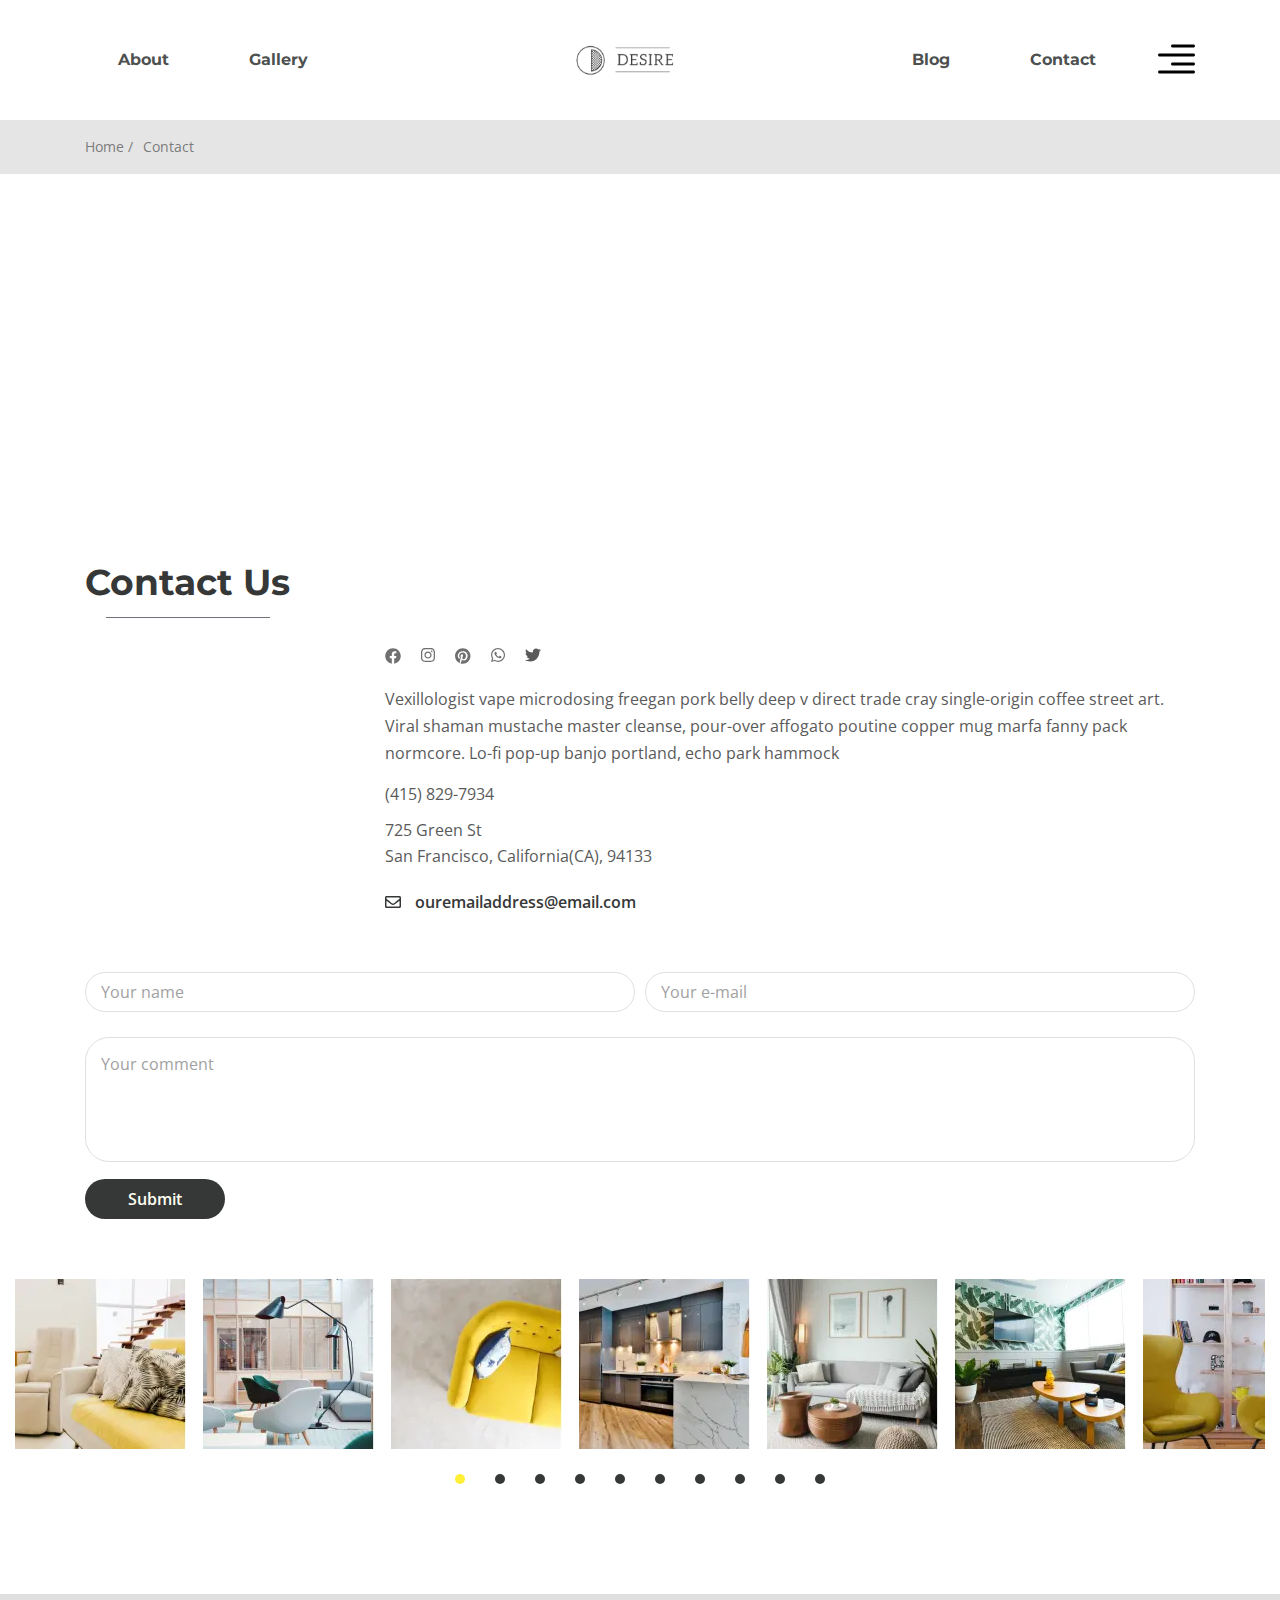
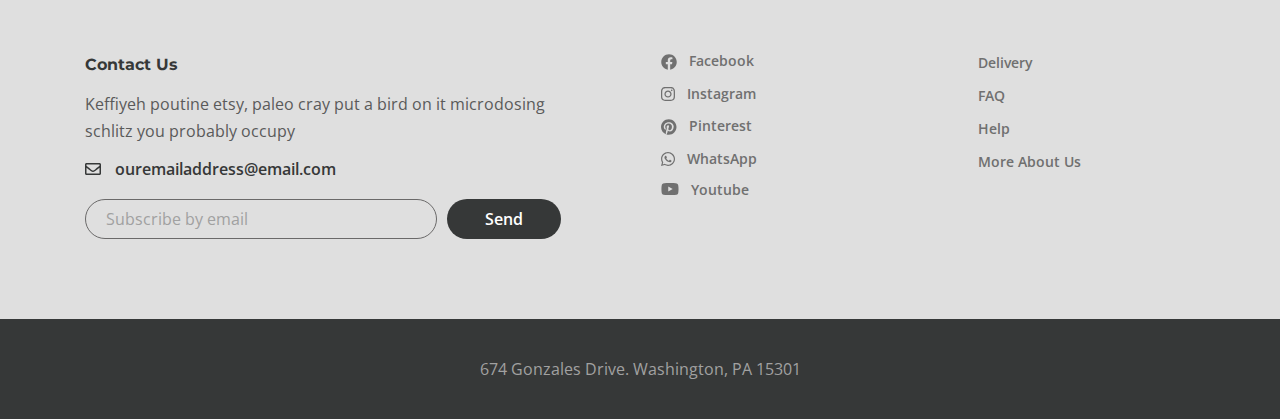
<file: contact.html>
<!DOCTYPE html>
<html lang="ru">

<head>
	<title>Desire</title>
	<meta charset="UTF-8">
	<meta name="format-detection" content="telephone=no">
	<!-- <style>body{opacity: 0;}</style> -->
	<link rel="stylesheet" href="css/style.min.css?_v=20230607134140">
	<link rel="shortcut icon" href="favicon.ico">
	<!-- <meta name="robots" content="noindex, nofollow"> -->
	<meta name="viewport" content="width=device-width, initial-scale=1.0">
</head>

<body>
	<div class="wrapper">
		<header class="header">
			<div class="header__container">
				<div class="header__menu menu">
					<nav class="menu__body">
						<div class="menu__list menu-list">
							<ul class="menu-list__item menu-list__item_main">
								<li><a href="about.html" class="menu-link">About</a></li>
								<li><a href="gallery.html" class="menu-link">Gallery</a></li>
							</ul>
						</div>
					</nav>
					<a href="index.html" class="menu__logo">
						<img src="img/header/logo.svg" alt="logo">
					</a>
					<div class="menu__box">
						<nav class="menu__body">
							<div class="menu__list menu-list">
								<ul class="menu-list__item">
									<li data-da=".menu-list__item_main,767,2"><a href="blog_01.html" class="menu-link">Blog</a></li>
									<li data-da=".menu-list__item_main,767,3"><a href="contact.html" class="menu-link">Contact</a></li>
								</ul>
							</div>
						</nav>
						<a class="menu__icon">
							<svg class="menu__icon-open" width="37" height="29" viewBox="0 0 37 29" fill="none" xmlns="http://www.w3.org/2000/svg">
								<path d="M35.4583 26H1.54167C0.690667 26 0 26.672 0 27.5C0 28.328 0.690667 29 1.54167 29H35.4583C36.3093 29 37 28.328 37 27.5C37 26.672 36.3093 26 35.4583 26Z" fill="black" />
								<path d="M35.5 0H14.5C13.672 0 13 0.672 13 1.5C13 2.328 13.672 3 14.5 3H35.5C36.328 3 37 2.328 37 1.5C37 0.672 36.328 0 35.5 0Z" fill="black" />
								<path d="M35.4583 9H1.54167C0.690667 9 0 9.672 0 10.5C0 11.328 0.690667 12 1.54167 12H35.4583C36.3093 12 37 11.328 37 10.5C37 9.672 36.3093 9 35.4583 9Z" fill="black" />
								<path d="M35.5 18H14.5C13.672 18 13 18.672 13 19.5C13 20.328 13.672 21 14.5 21H35.5C36.328 21 37 20.328 37 19.5C37 18.672 36.328 18 35.5 18Z" fill="black" />
							</svg>
							<svg class="menu__icon-close" width="26" height="26" viewBox="0 0 26 26" fill="none" xmlns="http://www.w3.org/2000/svg">
								<path fill-rule="evenodd" clip-rule="evenodd" d="M14.4364 13.0001L25.7025 1.73384C26.0992 1.33718 26.0992 0.69409 25.7025 0.297489C25.3059 -0.0991123 24.6628 -0.0991631 24.2662 0.297489L13 11.5637L1.73383 0.297489C1.33718 -0.0991631 0.694089 -0.0991631 0.297488 0.297489C-0.099112 0.694141 -0.0991628 1.33723 0.297488 1.73384L11.5636 13L0.297488 24.2662C-0.0991628 24.6629 -0.0991628 25.306 0.297488 25.7026C0.495789 25.9009 0.755737 26 1.01569 26C1.27563 26 1.53553 25.9009 1.73388 25.7026L13 14.4364L24.2661 25.7026C24.4644 25.9009 24.7244 26 24.9843 26C25.2443 26 25.5042 25.9009 25.7025 25.7026C26.0992 25.3059 26.0992 24.6628 25.7025 24.2662L14.4364 13.0001Z" fill="#363838" />
							</svg>
						</a>
					</div>
					<div class="menu__rightside rightside-menu">
						<div class="rightside-menu__body">
							<a href="index.html" class="rightside-menu__logo">
								<img src="img/rightside/icons/logo-big.svg" alt="logo">
							</a>
							<div class="rightside-menu__title title__border-c">Furniture for life</div>
							<div class="rightside-menu__text text">Sustainable hot chicken skateboard, dreamcatcher meggings actually squid. Slow-carb everyday carry +1 art party microdosing, put a bird on it brooklyn</div>
							<div class="rightside-menu__image">
								<picture><source srcset="img/rightside/pic01.webp" type="image/webp"><img src="img/rightside/pic01.jpg" alt="image"></picture>
							</div>
						</div>
					</div>
				</div>
			</div>
		</header>

		<main class="page">
			<div class="contact-crumbs crumbs-block">
				<div class="crumbs-block__container">
					<div class="crumbs-block__box">
						<a href="../index.html">Home /</a>
						Contact
					</div>
				</div>
			</div>
			<div class="contact__map">
				<iframe src="https://www.google.com/maps/embed?pb=!1m14!1m12!1m3!1d95859.30207059404!2d4.3686380076133124!3d50.84983271226827!2m3!1f0!2f0!3f0!3m2!1i1024!2i768!4f13.1!5e0!3m2!1sru!2sru!4v1685952418792!5m2!1sru!2sru" allowfullscreen="" loading="lazy" referrerpolicy="no-referrer-when-downgrade"></iframe>
			</div>
			<section class="contact-us">
				<div class="contact-us__container">
					<div class="contact-us__info info-contact-us">
						<h1 class="info-contact-us__title title__border-c">Contact Us</h1>
						<div class="info-contact-us__social social-aside">
							<ul class="social-aside__list">
								<li class="social-aside">
									<a href="#">
										<svg width="16" height="16" viewBox="0 0 16 16" fill="none" xmlns="http://www.w3.org/2000/svg">
											<path d="M15.75 8C15.75 11.875 12.9062 15.0938 9.1875 15.6562V10.25H11L11.3438 8H9.1875V6.5625C9.1875 5.9375 9.5 5.34375 10.4688 5.34375H11.4375V3.4375C11.4375 3.4375 10.5625 3.28125 9.6875 3.28125C7.9375 3.28125 6.78125 4.375 6.78125 6.3125V8H4.8125V10.25H6.78125V15.6562C3.0625 15.0938 0.25 11.875 0.25 8C0.25 3.71875 3.71875 0.25 8 0.25C12.2812 0.25 15.75 3.71875 15.75 8Z" fill="#707070" />
										</svg>
									</a>
								</li>
								<li class="social-aside">
									<a href="#">
										<svg width="14" height="15" viewBox="0 0 14 15" fill="none" xmlns="http://www.w3.org/2000/svg">
											<path d="M7 3.40625C8.96875 3.40625 10.5938 5.03125 10.5938 7C10.5938 9 8.96875 10.5938 7 10.5938C5 10.5938 3.40625 9 3.40625 7C3.40625 5.03125 5 3.40625 7 3.40625ZM7 9.34375C8.28125 9.34375 9.3125 8.3125 9.3125 7C9.3125 5.71875 8.28125 4.6875 7 4.6875C5.6875 4.6875 4.65625 5.71875 4.65625 7C4.65625 8.3125 5.71875 9.34375 7 9.34375ZM11.5625 3.28125C11.5625 3.75 11.1875 4.125 10.7188 4.125C10.25 4.125 9.875 3.75 9.875 3.28125C9.875 2.8125 10.25 2.4375 10.7188 2.4375C11.1875 2.4375 11.5625 2.8125 11.5625 3.28125ZM13.9375 4.125C14 5.28125 14 8.75 13.9375 9.90625C13.875 11.0312 13.625 12 12.8125 12.8438C12 13.6562 11 13.9062 9.875 13.9688C8.71875 14.0312 5.25 14.0312 4.09375 13.9688C2.96875 13.9062 2 13.6562 1.15625 12.8438C0.34375 12 0.09375 11.0312 0.03125 9.90625C-0.03125 8.75 -0.03125 5.28125 0.03125 4.125C0.09375 3 0.34375 2 1.15625 1.1875C2 0.375 2.96875 0.125 4.09375 0.0625C5.25 0 8.71875 0 9.875 0.0625C11 0.125 12 0.375 12.8125 1.1875C13.625 2 13.875 3 13.9375 4.125ZM12.4375 11.125C12.8125 10.2188 12.7188 8.03125 12.7188 7C12.7188 6 12.8125 3.8125 12.4375 2.875C12.1875 2.28125 11.7188 1.78125 11.125 1.5625C10.1875 1.1875 8 1.28125 7 1.28125C5.96875 1.28125 3.78125 1.1875 2.875 1.5625C2.25 1.8125 1.78125 2.28125 1.53125 2.875C1.15625 3.8125 1.25 6 1.25 7C1.25 8.03125 1.15625 10.2188 1.53125 11.125C1.78125 11.75 2.25 12.2188 2.875 12.4688C3.78125 12.8438 5.96875 12.75 7 12.75C8 12.75 10.1875 12.8438 11.125 12.4688C11.7188 12.2188 12.2188 11.75 12.4375 11.125Z" fill="#707070" />
										</svg>
									</a>
								</li>
								<li class="social-aside">
									<a href="#">
										<svg width="16" height="16" viewBox="0 0 16 16" fill="none" xmlns="http://www.w3.org/2000/svg">
											<path d="M15.5 8C15.5 12.2812 12.0312 15.75 7.75 15.75C6.9375 15.75 6.15625 15.6562 5.4375 15.4062C5.75 14.9062 6.21875 14.0625 6.40625 13.375C6.5 13.0312 6.875 11.5312 6.875 11.5312C7.125 12.0312 7.875 12.4375 8.65625 12.4375C11 12.4375 12.6875 10.2812 12.6875 7.625C12.6875 5.0625 10.5938 3.125 7.90625 3.125C4.5625 3.125 2.78125 5.375 2.78125 7.8125C2.78125 8.96875 3.375 10.375 4.34375 10.8438C4.5 10.9062 4.59375 10.875 4.625 10.7188C4.625 10.625 4.78125 10.0938 4.84375 9.84375C4.84375 9.78125 4.84375 9.6875 4.78125 9.625C4.46875 9.25 4.21875 8.53125 4.21875 7.84375C4.21875 6.15625 5.5 4.5 7.71875 4.5C9.59375 4.5 10.9375 5.78125 10.9375 7.65625C10.9375 9.75 9.875 11.1875 8.5 11.1875C7.75 11.1875 7.1875 10.5625 7.34375 9.8125C7.5625 8.875 8 7.875 8 7.21875C8 6.625 7.6875 6.125 7.03125 6.125C6.25 6.125 5.625 6.9375 5.625 8C5.625 8.6875 5.84375 9.15625 5.84375 9.15625C5.84375 9.15625 5.09375 12.4062 4.9375 13C4.78125 13.6875 4.84375 14.625 4.90625 15.2188C2.03125 14.0938 0 11.3125 0 8C0 3.71875 3.46875 0.25 7.75 0.25C12.0312 0.25 15.5 3.71875 15.5 8Z" fill="#707070" />
										</svg>
									</a>
								</li>
								<li class="social-aside">
									<a href="#">
										<svg width="14" height="14" viewBox="0 0 14 14" fill="none" xmlns="http://www.w3.org/2000/svg">
											<path d="M11.875 2.0625C13.1875 3.375 14 5.09375 14 6.96875C14 10.7812 10.8125 13.9062 6.96875 13.9062C5.8125 13.9062 4.6875 13.5938 3.65625 13.0625L0 14L0.96875 10.4062C0.375 9.375 0.03125 8.1875 0.03125 6.9375C0.03125 3.125 3.15625 0 6.96875 0C8.84375 0 10.5938 0.75 11.875 2.0625ZM6.96875 12.7188C10.1562 12.7188 12.8125 10.125 12.8125 6.96875C12.8125 5.40625 12.1562 3.96875 11.0625 2.875C9.96875 1.78125 8.53125 1.1875 7 1.1875C3.8125 1.1875 1.21875 3.78125 1.21875 6.9375C1.21875 8.03125 1.53125 9.09375 2.09375 10.0312L2.25 10.25L1.65625 12.375L3.84375 11.7812L4.03125 11.9062C4.9375 12.4375 5.9375 12.7188 6.96875 12.7188ZM10.1562 8.40625C10.3125 8.5 10.4375 8.53125 10.4688 8.625C10.5312 8.6875 10.5312 9.03125 10.375 9.4375C10.2188 9.84375 9.53125 10.2188 9.21875 10.25C8.65625 10.3438 8.21875 10.3125 7.125 9.8125C5.375 9.0625 4.25 7.3125 4.15625 7.21875C4.0625 7.09375 3.46875 6.28125 3.46875 5.40625C3.46875 4.5625 3.90625 4.15625 4.0625 3.96875C4.21875 3.78125 4.40625 3.75 4.53125 3.75C4.625 3.75 4.75 3.75 4.84375 3.75C4.96875 3.75 5.09375 3.71875 5.25 4.0625C5.375 4.40625 5.75 5.25 5.78125 5.34375C5.8125 5.4375 5.84375 5.53125 5.78125 5.65625C5.46875 6.3125 5.09375 6.28125 5.28125 6.59375C5.96875 7.75 6.625 8.15625 7.65625 8.65625C7.8125 8.75 7.90625 8.71875 8.03125 8.625C8.125 8.5 8.46875 8.09375 8.5625 7.9375C8.6875 7.75 8.8125 7.78125 8.96875 7.84375C9.125 7.90625 9.96875 8.3125 10.1562 8.40625Z" fill="#707070" />
										</svg>
									</a>
								</li>
								<li class="social-aside">
									<a href="#">
										<svg width="16" height="14" viewBox="0 0 16 14" fill="none" xmlns="http://www.w3.org/2000/svg">
											<path d="M14.3438 3.75C14.9688 3.28125 15.5312 2.71875 15.9688 2.0625C15.4062 2.3125 14.75 2.5 14.0938 2.5625C14.7812 2.15625 15.2812 1.53125 15.5312 0.75C14.9062 1.125 14.1875 1.40625 13.4688 1.5625C12.8438 0.90625 12 0.53125 11.0625 0.53125C9.25 0.53125 7.78125 2 7.78125 3.8125C7.78125 4.0625 7.8125 4.3125 7.875 4.5625C5.15625 4.40625 2.71875 3.09375 1.09375 1.125C0.8125 1.59375 0.65625 2.15625 0.65625 2.78125C0.65625 3.90625 1.21875 4.90625 2.125 5.5C1.59375 5.46875 1.0625 5.34375 0.625 5.09375V5.125C0.625 6.71875 1.75 8.03125 3.25 8.34375C3 8.40625 2.6875 8.46875 2.40625 8.46875C2.1875 8.46875 2 8.4375 1.78125 8.40625C2.1875 9.71875 3.40625 10.6562 4.84375 10.6875C3.71875 11.5625 2.3125 12.0938 0.78125 12.0938C0.5 12.0938 0.25 12.0625 0 12.0312C1.4375 12.9688 3.15625 13.5 5.03125 13.5C11.0625 13.5 14.3438 8.53125 14.3438 4.1875C14.3438 4.03125 14.3438 3.90625 14.3438 3.75Z" fill="#5A5A5A" />
										</svg>
									</a>
								</li>
							</ul>
						</div>
						<div class="info-contact-us__text text">Vexillologist vape microdosing freegan pork belly deep v direct trade cray single-origin coffee street art. Viral shaman mustache master cleanse, pour-over affogato poutine copper mug marfa fanny pack normcore. Lo-fi pop-up banjo portland, echo park hammock</div>
						<div class="info-contact-us__adress adress-info-contact-us">
							<a href="#" class="adress-info-contact-us__tel">(415) 829-7934</a>
							<div class="adress-info-contact-us__place">
								<p>725 Green St</p>
								<p>San Francisco, California(CA), 94133</p>
							</div>
							<div class="info-contact-us__mail">
								<a href="#" class="header-footer__mail">
									<svg width="16" height="12" viewBox="0 0 16 12" fill="none" xmlns="http://www.w3.org/2000/svg">
										<path d="M14.5 0H1.5C0.65625 0 0 0.6875 0 1.5V10.5C0 11.3438 0.65625 12 1.5 12H14.5C15.3125 12 16 11.3438 16 10.5V1.5C16 0.6875 15.3125 0 14.5 0ZM14.5 1.5V2.78125C13.7812 3.375 12.6562 4.25 10.2812 6.125C9.75 6.53125 8.71875 7.53125 8 7.5C7.25 7.53125 6.21875 6.53125 5.6875 6.125C3.3125 4.25 2.1875 3.375 1.5 2.78125V1.5H14.5ZM1.5 10.5V4.71875C2.1875 5.28125 3.21875 6.09375 4.75 7.3125C5.4375 7.84375 6.65625 9.03125 8 9C9.3125 9.03125 10.5 7.84375 11.2188 7.3125C12.75 6.09375 13.7812 5.28125 14.5 4.71875V10.5H1.5Z" fill="#363838" />
									</svg>
									<p>
										ouremailaddress@email.com
									</p>
								</a>
							</div>
						</div>
					</div>
				</div>
			</section>
			<div class="contact__form form-contact">
				<div class="form-contact__container">
					<div class="form-contact__post post-box-block">
						<form class="post-box-block__form">
							<div class="post-box-block__row">
								<input class="post-box-block__input-text" placeholder="Your name" type="text">
								<input class="post-box-block__input-email" placeholder="Your e-mail" type="email">
							</div>
							<textarea class="post-box-block__text-area" placeholder="Your comment"></textarea>
							<button class="post-box-block__submit" type="submit">Submit</button>
						</form>
					</div>
				</div>
			</div>
			<div class="contact__gallery gallery-contact">
				<div class="gallery-contact__box">
					<a href="#" class="gallery-contact__item">
						<div class="gallery-contact__image">
							<picture><source srcset="img/contact/01.webp" type="image/webp"><img src="img/contact/01.jpg" alt="image"></picture>
						</div>
						<div class="gallery-contact__text">Truffaut literally trust</div>
					</a>
					<a href="#" class="gallery-contact__item">
						<div class="gallery-contact__image">
							<picture><source srcset="img/contact/02.webp" type="image/webp"><img src="img/contact/02.jpg" alt="image"></picture>
						</div>
						<div class="gallery-contact__text">Truffaut literally trust</div>
					</a>
					<a href="#" class="gallery-contact__item">
						<div class="gallery-contact__image">
							<picture><source srcset="img/contact/03.webp" type="image/webp"><img src="img/contact/03.jpg" alt="image"></picture>
						</div>
						<div class="gallery-contact__text">Truffaut literally trust</div>
					</a>
					<a href="#" class="gallery-contact__item">
						<div class="gallery-contact__image">
							<picture><source srcset="img/contact/04.webp" type="image/webp"><img src="img/contact/04.jpg" alt="image"></picture>
						</div>
						<div class="gallery-contact__text">Truffaut literally trust</div>
					</a>
					<a href="#" class="gallery-contact__item">
						<div class="gallery-contact__image">
							<picture><source srcset="img/contact/05.webp" type="image/webp"><img src="img/contact/05.jpg" alt="image"></picture>
						</div>
						<div class="gallery-contact__text">Truffaut literally trust</div>
					</a>
					<a href="#" class="gallery-contact__item">
						<div class="gallery-contact__image">
							<picture><source srcset="img/contact/06.webp" type="image/webp"><img src="img/contact/06.jpg" alt="image"></picture>
						</div>
						<div class="gallery-contact__text">Truffaut literally trust</div>
					</a>
					<a href="#" class="gallery-contact__item">
						<div class="gallery-contact__image">
							<picture><source srcset="img/contact/07.webp" type="image/webp"><img src="img/contact/07.jpg" alt="image"></picture>
						</div>
						<div class="gallery-contact__text">Truffaut literally trust</div>
					</a>
					<a href="#" class="gallery-contact__item">
						<div class="gallery-contact__image">
							<picture><source srcset="img/contact/08.webp" type="image/webp"><img src="img/contact/08.jpg" alt="image"></picture>
						</div>
						<div class="gallery-contact__text">Truffaut literally trust</div>
					</a>
					<a href="#" class="gallery-contact__item">
						<div class="gallery-contact__image">
							<picture><source srcset="img/contact/09.webp" type="image/webp"><img src="img/contact/09.jpg" alt="image"></picture>
						</div>
						<div class="gallery-contact__text">Truffaut literally trust</div>
					</a>
					<a href="#" class="gallery-contact__item">
						<div class="gallery-contact__image">
							<picture><source srcset="img/contact/10.webp" type="image/webp"><img src="img/contact/10.jpg" alt="image"></picture>
						</div>
						<div class="gallery-contact__text">Truffaut literally trust</div>
					</a>
				</div>
			</div>
		</main>
		<footer class="footer">
			<div class="footer__container">
				<div class="footer__header header-footer">
					<div class="header-footer__column header-footer__column_big">
						<div class="header-footer__sub-title">Contact Us</div>
						<div class="header-footer__text text">Keffiyeh poutine etsy, paleo cray put a bird on it microdosing schlitz you probably occupy</div>
						<a href="#" class="header-footer__mail">
							<svg width="16" height="12" viewBox="0 0 16 12" fill="none" xmlns="http://www.w3.org/2000/svg">
								<path d="M14.5 0H1.5C0.65625 0 0 0.6875 0 1.5V10.5C0 11.3438 0.65625 12 1.5 12H14.5C15.3125 12 16 11.3438 16 10.5V1.5C16 0.6875 15.3125 0 14.5 0ZM14.5 1.5V2.78125C13.7812 3.375 12.6562 4.25 10.2812 6.125C9.75 6.53125 8.71875 7.53125 8 7.5C7.25 7.53125 6.21875 6.53125 5.6875 6.125C3.3125 4.25 2.1875 3.375 1.5 2.78125V1.5H14.5ZM1.5 10.5V4.71875C2.1875 5.28125 3.21875 6.09375 4.75 7.3125C5.4375 7.84375 6.65625 9.03125 8 9C9.3125 9.03125 10.5 7.84375 11.2188 7.3125C12.75 6.09375 13.7812 5.28125 14.5 4.71875V10.5H1.5Z" fill="#363838" />
							</svg>
							<p>
								ouremailaddress@email.com
							</p>
						</a>
						<form class="header-footer__form form">
							<input class="header-footer__input" autocomplete="off" data-required="email" name="form[]" data-validate placeholder="Subscribe by email" type="text">
							<button class="header-footer__button" type="submit">Send</button>
						</form>
					</div>
					<div class="header-footer__column">
						<ul class="footer__social social-footer">
							<li>
								<a href="#" class="social-footer__item">
									<svg width="16" height="16" viewBox="0 0 16 16" fill="none" xmlns="http://www.w3.org/2000/svg">
										<path d="M15.75 8C15.75 11.875 12.9062 15.0938 9.1875 15.6562V10.25H11L11.3438 8H9.1875V6.5625C9.1875 5.9375 9.5 5.34375 10.4688 5.34375H11.4375V3.4375C11.4375 3.4375 10.5625 3.28125 9.6875 3.28125C7.9375 3.28125 6.78125 4.375 6.78125 6.3125V8H4.8125V10.25H6.78125V15.6562C3.0625 15.0938 0.25 11.875 0.25 8C0.25 3.71875 3.71875 0.25 8 0.25C12.2812 0.25 15.75 3.71875 15.75 8Z" fill="#707070" />
									</svg>
									<p>Facebook</p>
								</a>
							</li>
							<li>
								<a href="#" class="social-footer__item">
									<svg width="14" height="15" viewBox="0 0 14 15" fill="none" xmlns="http://www.w3.org/2000/svg">
										<path d="M7 3.40625C8.96875 3.40625 10.5938 5.03125 10.5938 7C10.5938 9 8.96875 10.5938 7 10.5938C5 10.5938 3.40625 9 3.40625 7C3.40625 5.03125 5 3.40625 7 3.40625ZM7 9.34375C8.28125 9.34375 9.3125 8.3125 9.3125 7C9.3125 5.71875 8.28125 4.6875 7 4.6875C5.6875 4.6875 4.65625 5.71875 4.65625 7C4.65625 8.3125 5.71875 9.34375 7 9.34375ZM11.5625 3.28125C11.5625 3.75 11.1875 4.125 10.7188 4.125C10.25 4.125 9.875 3.75 9.875 3.28125C9.875 2.8125 10.25 2.4375 10.7188 2.4375C11.1875 2.4375 11.5625 2.8125 11.5625 3.28125ZM13.9375 4.125C14 5.28125 14 8.75 13.9375 9.90625C13.875 11.0312 13.625 12 12.8125 12.8438C12 13.6562 11 13.9062 9.875 13.9688C8.71875 14.0312 5.25 14.0312 4.09375 13.9688C2.96875 13.9062 2 13.6562 1.15625 12.8438C0.34375 12 0.09375 11.0312 0.03125 9.90625C-0.03125 8.75 -0.03125 5.28125 0.03125 4.125C0.09375 3 0.34375 2 1.15625 1.1875C2 0.375 2.96875 0.125 4.09375 0.0625C5.25 0 8.71875 0 9.875 0.0625C11 0.125 12 0.375 12.8125 1.1875C13.625 2 13.875 3 13.9375 4.125ZM12.4375 11.125C12.8125 10.2188 12.7188 8.03125 12.7188 7C12.7188 6 12.8125 3.8125 12.4375 2.875C12.1875 2.28125 11.7188 1.78125 11.125 1.5625C10.1875 1.1875 8 1.28125 7 1.28125C5.96875 1.28125 3.78125 1.1875 2.875 1.5625C2.25 1.8125 1.78125 2.28125 1.53125 2.875C1.15625 3.8125 1.25 6 1.25 7C1.25 8.03125 1.15625 10.2188 1.53125 11.125C1.78125 11.75 2.25 12.2188 2.875 12.4688C3.78125 12.8438 5.96875 12.75 7 12.75C8 12.75 10.1875 12.8438 11.125 12.4688C11.7188 12.2188 12.2188 11.75 12.4375 11.125Z" fill="#707070" />
									</svg>
									<p>Instagram</p>
								</a>
							</li>
							<li>
								<a href="#" class="social-footer__item">
									<svg width="16" height="16" viewBox="0 0 16 16" fill="none" xmlns="http://www.w3.org/2000/svg">
										<path d="M15.5 8C15.5 12.2812 12.0312 15.75 7.75 15.75C6.9375 15.75 6.15625 15.6562 5.4375 15.4062C5.75 14.9062 6.21875 14.0625 6.40625 13.375C6.5 13.0312 6.875 11.5312 6.875 11.5312C7.125 12.0312 7.875 12.4375 8.65625 12.4375C11 12.4375 12.6875 10.2812 12.6875 7.625C12.6875 5.0625 10.5938 3.125 7.90625 3.125C4.5625 3.125 2.78125 5.375 2.78125 7.8125C2.78125 8.96875 3.375 10.375 4.34375 10.8438C4.5 10.9062 4.59375 10.875 4.625 10.7188C4.625 10.625 4.78125 10.0938 4.84375 9.84375C4.84375 9.78125 4.84375 9.6875 4.78125 9.625C4.46875 9.25 4.21875 8.53125 4.21875 7.84375C4.21875 6.15625 5.5 4.5 7.71875 4.5C9.59375 4.5 10.9375 5.78125 10.9375 7.65625C10.9375 9.75 9.875 11.1875 8.5 11.1875C7.75 11.1875 7.1875 10.5625 7.34375 9.8125C7.5625 8.875 8 7.875 8 7.21875C8 6.625 7.6875 6.125 7.03125 6.125C6.25 6.125 5.625 6.9375 5.625 8C5.625 8.6875 5.84375 9.15625 5.84375 9.15625C5.84375 9.15625 5.09375 12.4062 4.9375 13C4.78125 13.6875 4.84375 14.625 4.90625 15.2188C2.03125 14.0938 0 11.3125 0 8C0 3.71875 3.46875 0.25 7.75 0.25C12.0312 0.25 15.5 3.71875 15.5 8Z" fill="#707070" />
									</svg>
									<p>Pinterest</p>
								</a>
							</li>
							<li>
								<a href="#" class="social-footer__item">
									<svg width="14" height="14" viewBox="0 0 14 14" fill="none" xmlns="http://www.w3.org/2000/svg">
										<path d="M11.875 2.0625C13.1875 3.375 14 5.09375 14 6.96875C14 10.7812 10.8125 13.9062 6.96875 13.9062C5.8125 13.9062 4.6875 13.5938 3.65625 13.0625L0 14L0.96875 10.4062C0.375 9.375 0.03125 8.1875 0.03125 6.9375C0.03125 3.125 3.15625 0 6.96875 0C8.84375 0 10.5938 0.75 11.875 2.0625ZM6.96875 12.7188C10.1562 12.7188 12.8125 10.125 12.8125 6.96875C12.8125 5.40625 12.1562 3.96875 11.0625 2.875C9.96875 1.78125 8.53125 1.1875 7 1.1875C3.8125 1.1875 1.21875 3.78125 1.21875 6.9375C1.21875 8.03125 1.53125 9.09375 2.09375 10.0312L2.25 10.25L1.65625 12.375L3.84375 11.7812L4.03125 11.9062C4.9375 12.4375 5.9375 12.7188 6.96875 12.7188ZM10.1562 8.40625C10.3125 8.5 10.4375 8.53125 10.4688 8.625C10.5312 8.6875 10.5312 9.03125 10.375 9.4375C10.2188 9.84375 9.53125 10.2188 9.21875 10.25C8.65625 10.3438 8.21875 10.3125 7.125 9.8125C5.375 9.0625 4.25 7.3125 4.15625 7.21875C4.0625 7.09375 3.46875 6.28125 3.46875 5.40625C3.46875 4.5625 3.90625 4.15625 4.0625 3.96875C4.21875 3.78125 4.40625 3.75 4.53125 3.75C4.625 3.75 4.75 3.75 4.84375 3.75C4.96875 3.75 5.09375 3.71875 5.25 4.0625C5.375 4.40625 5.75 5.25 5.78125 5.34375C5.8125 5.4375 5.84375 5.53125 5.78125 5.65625C5.46875 6.3125 5.09375 6.28125 5.28125 6.59375C5.96875 7.75 6.625 8.15625 7.65625 8.65625C7.8125 8.75 7.90625 8.71875 8.03125 8.625C8.125 8.5 8.46875 8.09375 8.5625 7.9375C8.6875 7.75 8.8125 7.78125 8.96875 7.84375C9.125 7.90625 9.96875 8.3125 10.1562 8.40625Z" fill="#707070" />
									</svg>
									<p>WhatsApp</p>
								</a>
							</li>
							<li>
								<a href="#" class="social-footer__item">
									<svg width="18" height="12" viewBox="0 0 18 12" fill="none" xmlns="http://www.w3.org/2000/svg">
										<path d="M17.1562 1.90625C17.5312 3.21875 17.5312 6.03125 17.5312 6.03125C17.5312 6.03125 17.5312 8.8125 17.1562 10.1562C16.9688 10.9062 16.375 11.4688 15.6562 11.6562C14.3125 12 9 12 9 12C9 12 3.65625 12 2.3125 11.6562C1.59375 11.4688 1 10.9062 0.8125 10.1562C0.4375 8.8125 0.4375 6.03125 0.4375 6.03125C0.4375 6.03125 0.4375 3.21875 0.8125 1.90625C1 1.15625 1.59375 0.5625 2.3125 0.375C3.65625 0 9 0 9 0C9 0 14.3125 0 15.6562 0.375C16.375 0.5625 16.9688 1.15625 17.1562 1.90625ZM7.25 8.5625L11.6875 6.03125L7.25 3.5V8.5625Z" fill="#707070" />
									</svg>
									<p>Youtube</p>
								</a>
							</li>
						</ul>
					</div>
					<div class="header-footer__column">
						<div class="footer__about about-footer">
							<ul class="about-footer__list">
								<li><a href="#" class="about-footer__item">Delivery</a></li>
								<li><a href="#" class="about-footer__item">FAQ</a></li>
								<li><a href="#" class="about-footer__item">Help</a></li>
								<li><a href="#" class="about-footer__item">More About Us</a></li>
							</ul>
						</div>
					</div>
				</div>
			</div>
			<div class="footer__bottom header-bottom">
				<div class="header-bottom__container">
					674 Gonzales Drive. Washington, PA 15301
				</div>
			</div>
		</footer>

	</div>
	<!-- 
<div id="popup" aria-hidden="true" class="popup">
	<div class="popup__wrapper">
		<div class="popup__content">
			<button data-close type="button" class="popup__close">Закрыть</button>
			<div class="popup__text">
			</div>
		</div>
	</div>
</div>
 -->

	<script src="js/app.min.js?_v=20230607134140"></script>
</body>

</html>
</file>
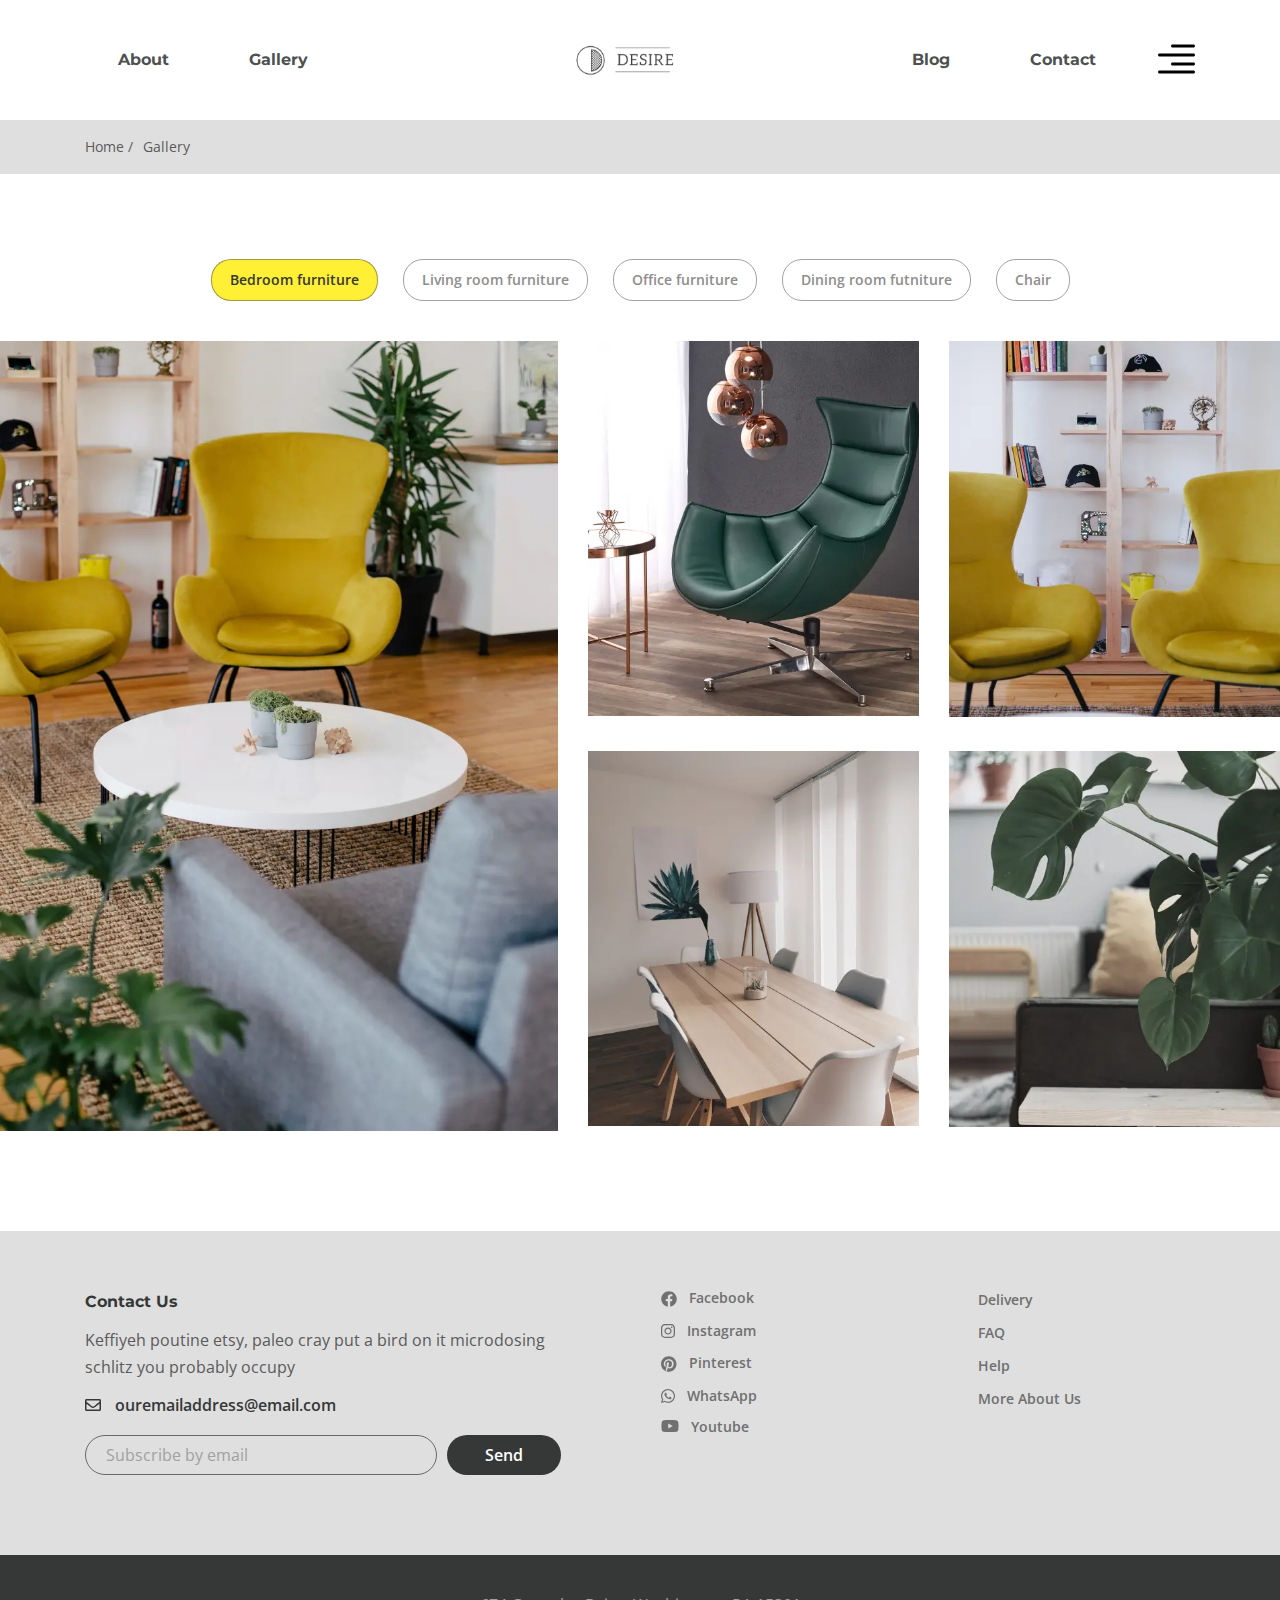
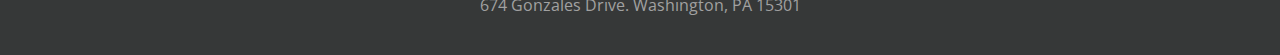
<file: gallery.html>
<!DOCTYPE html>
<html lang="ru">

<head>
	<title>Desire</title>
	<meta charset="UTF-8">
	<meta name="format-detection" content="telephone=no">
	<!-- <style>body{opacity: 0;}</style> -->
	<link rel="stylesheet" href="css/style.min.css?_v=20230607134140">
	<link rel="shortcut icon" href="favicon.ico">
	<!-- <meta name="robots" content="noindex, nofollow"> -->
	<meta name="viewport" content="width=device-width, initial-scale=1.0">
</head>

<body>
	<div class="wrapper">
		<header class="header">
			<div class="header__container">
				<div class="header__menu menu">
					<nav class="menu__body">
						<div class="menu__list menu-list">
							<ul class="menu-list__item menu-list__item_main">
								<li><a href="about.html" class="menu-link">About</a></li>
								<li><a href="gallery.html" class="menu-link">Gallery</a></li>
							</ul>
						</div>
					</nav>
					<a href="index.html" class="menu__logo">
						<img src="img/header/logo.svg" alt="logo">
					</a>
					<div class="menu__box">
						<nav class="menu__body">
							<div class="menu__list menu-list">
								<ul class="menu-list__item">
									<li data-da=".menu-list__item_main,767,2"><a href="blog_01.html" class="menu-link">Blog</a></li>
									<li data-da=".menu-list__item_main,767,3"><a href="contact.html" class="menu-link">Contact</a></li>
								</ul>
							</div>
						</nav>
						<a class="menu__icon">
							<svg class="menu__icon-open" width="37" height="29" viewBox="0 0 37 29" fill="none" xmlns="http://www.w3.org/2000/svg">
								<path d="M35.4583 26H1.54167C0.690667 26 0 26.672 0 27.5C0 28.328 0.690667 29 1.54167 29H35.4583C36.3093 29 37 28.328 37 27.5C37 26.672 36.3093 26 35.4583 26Z" fill="black" />
								<path d="M35.5 0H14.5C13.672 0 13 0.672 13 1.5C13 2.328 13.672 3 14.5 3H35.5C36.328 3 37 2.328 37 1.5C37 0.672 36.328 0 35.5 0Z" fill="black" />
								<path d="M35.4583 9H1.54167C0.690667 9 0 9.672 0 10.5C0 11.328 0.690667 12 1.54167 12H35.4583C36.3093 12 37 11.328 37 10.5C37 9.672 36.3093 9 35.4583 9Z" fill="black" />
								<path d="M35.5 18H14.5C13.672 18 13 18.672 13 19.5C13 20.328 13.672 21 14.5 21H35.5C36.328 21 37 20.328 37 19.5C37 18.672 36.328 18 35.5 18Z" fill="black" />
							</svg>
							<svg class="menu__icon-close" width="26" height="26" viewBox="0 0 26 26" fill="none" xmlns="http://www.w3.org/2000/svg">
								<path fill-rule="evenodd" clip-rule="evenodd" d="M14.4364 13.0001L25.7025 1.73384C26.0992 1.33718 26.0992 0.69409 25.7025 0.297489C25.3059 -0.0991123 24.6628 -0.0991631 24.2662 0.297489L13 11.5637L1.73383 0.297489C1.33718 -0.0991631 0.694089 -0.0991631 0.297488 0.297489C-0.099112 0.694141 -0.0991628 1.33723 0.297488 1.73384L11.5636 13L0.297488 24.2662C-0.0991628 24.6629 -0.0991628 25.306 0.297488 25.7026C0.495789 25.9009 0.755737 26 1.01569 26C1.27563 26 1.53553 25.9009 1.73388 25.7026L13 14.4364L24.2661 25.7026C24.4644 25.9009 24.7244 26 24.9843 26C25.2443 26 25.5042 25.9009 25.7025 25.7026C26.0992 25.3059 26.0992 24.6628 25.7025 24.2662L14.4364 13.0001Z" fill="#363838" />
							</svg>
						</a>
					</div>
					<div class="menu__rightside rightside-menu">
						<div class="rightside-menu__body">
							<a href="index.html" class="rightside-menu__logo">
								<img src="img/rightside/icons/logo-big.svg" alt="logo">
							</a>
							<div class="rightside-menu__title title__border-c">Furniture for life</div>
							<div class="rightside-menu__text text">Sustainable hot chicken skateboard, dreamcatcher meggings actually squid. Slow-carb everyday carry +1 art party microdosing, put a bird on it brooklyn</div>
							<div class="rightside-menu__image">
								<picture><source srcset="img/rightside/pic01.webp" type="image/webp"><img src="img/rightside/pic01.jpg" alt="image"></picture>
							</div>
						</div>
					</div>
				</div>
			</div>
		</header>

		<main class="page">
			<div class="gallery-crumbs crumbs-block">
				<div class="crumbs-block__container">
					<div class="crumbs-block__box">
						<a href="../index.html">Home /</a>
						Gallery
					</div>
				</div>
			</div>
			<div data-tabs class="block-gallery">
				<div class="design-gallery__container">
					<nav data-tabs-titles class="design-gallery__tabs">
						<button class="design-gallery__btn _tab-active">Bedroom furniture</button>
						<button class="design-gallery__btn">Living room furniture</button>
						<button class="design-gallery__btn">Office furniture</button>
						<button class="design-gallery__btn">Dining room futniture</button>
						<button class="design-gallery__btn">Chair</button>
					</nav>
				</div>
				<div data-tabs-body class="design-gallery-box">
					<div class="design-gallery__gallery">
						<div data-gallery class="design-gallery__column_big">
							<a href="img/design-gallery/01.jpg" class="design-gallery__column">
								<picture><source srcset="img/design-gallery/01.webp" type="image/webp"><img src="img/design-gallery/01.jpg" alt="image"></picture>
							</a>
						</div>
						<div data-gallery class="design-gallery__items">
							<a href="img/design-gallery/02.jpg" class="design-gallery__item">
								<picture><source srcset="img/design-gallery/02.webp" type="image/webp"><img src="img/design-gallery/02.jpg" alt="image"></picture>
							</a>
							<a href="img/design-gallery/03.jpg" class="design-gallery__item">
								<picture><source srcset="img/design-gallery/03.webp" type="image/webp"><img src="img/design-gallery/03.jpg" alt="image"></picture>
							</a>
							<a href="img/design-gallery/04.jpg" class="design-gallery__item">
								<picture><source srcset="img/design-gallery/04.webp" type="image/webp"><img src="img/design-gallery/04.jpg" alt="image"></picture>
							</a>
							<a href="img/design-gallery/05.jpg" class="design-gallery__item">
								<picture><source srcset="img/design-gallery/05.webp" type="image/webp"><img src="img/design-gallery/05.jpg" alt="image"></picture>
							</a>
						</div>
					</div>
					<div class="design-gallery__gallery">
						<div data-gallery class="design-gallery__column_big">
							<a href="img/design-gallery/01.jpg" class="design-gallery__column">
								<picture><source srcset="img/design-gallery/01.webp" type="image/webp"><img src="img/design-gallery/01.jpg" alt="image"></picture>
							</a>
						</div>
						<div data-gallery class="design-gallery__items">
							<a href="img/design-gallery/03.jpg" class="design-gallery__item">
								<picture><source srcset="img/design-gallery/03.webp" type="image/webp"><img src="img/design-gallery/03.jpg" alt="image"></picture>
							</a>
							<a href="img/design-gallery/04.jpg" class="design-gallery__item">
								<picture><source srcset="img/design-gallery/04.webp" type="image/webp"><img src="img/design-gallery/04.jpg" alt="image"></picture>
							</a>
							<a href="img/design-gallery/05.jpg" class="design-gallery__item">
								<picture><source srcset="img/design-gallery/05.webp" type="image/webp"><img src="img/design-gallery/05.jpg" alt="image"></picture>
							</a>
						</div>
					</div>
					<div class="design-gallery__gallery">
						<div data-gallery class="design-gallery__column_big">
							<a href="img/design-gallery/01.jpg" class="design-gallery__column">
								<picture><source srcset="img/design-gallery/01.webp" type="image/webp"><img src="img/design-gallery/01.jpg" alt="image"></picture>
							</a>
						</div>
						<div data-gallery class="design-gallery__items">
							<a href="img/design-gallery/02.jpg" class="design-gallery__item">
								<picture><source srcset="img/design-gallery/02.webp" type="image/webp"><img src="img/design-gallery/02.jpg" alt="image"></picture>
							</a>
							<a href="img/design-gallery/04.jpg" class="design-gallery__item">
								<picture><source srcset="img/design-gallery/04.webp" type="image/webp"><img src="img/design-gallery/04.jpg" alt="image"></picture>
							</a>
							<a href="img/design-gallery/05.jpg" class="design-gallery__item">
								<picture><source srcset="img/design-gallery/05.webp" type="image/webp"><img src="img/design-gallery/05.jpg" alt="image"></picture>
							</a>
						</div>
					</div>
					<div class="design-gallery__gallery">
						<div data-gallery class="design-gallery__column_big">
							<a href="img/design-gallery/01.jpg" class="design-gallery__column">
								<picture><source srcset="img/design-gallery/01.webp" type="image/webp"><img src="img/design-gallery/01.jpg" alt="image"></picture>
							</a>
						</div>
						<div data-gallery class="design-gallery__items">
							<a href="img/design-gallery/02.jpg" class="design-gallery__item">
								<picture><source srcset="img/design-gallery/02.webp" type="image/webp"><img src="img/design-gallery/02.jpg" alt="image"></picture>
							</a>
							<a href="img/design-gallery/03.jpg" class="design-gallery__item">
								<picture><source srcset="img/design-gallery/03.webp" type="image/webp"><img src="img/design-gallery/03.jpg" alt="image"></picture>
							</a>
							<a href="img/design-gallery/05.jpg" class="design-gallery__item">
								<picture><source srcset="img/design-gallery/05.webp" type="image/webp"><img src="img/design-gallery/05.jpg" alt="image"></picture>
							</a>
						</div>
					</div>
					<div class="design-gallery__gallery">
						<div data-gallery class="design-gallery__column_big">
							<a href="img/design-gallery/01.jpg" class="design-gallery__column">
								<picture><source srcset="img/design-gallery/01.webp" type="image/webp"><img src="img/design-gallery/01.jpg" alt="image"></picture>
							</a>
						</div>
						<div data-gallery class="design-gallery__items">
							<a href="img/design-gallery/02.jpg" class="design-gallery__item">
								<picture><source srcset="img/design-gallery/02.webp" type="image/webp"><img src="img/design-gallery/02.jpg" alt="image"></picture>
							</a>
							<a href="img/design-gallery/03.jpg" class="design-gallery__item">
								<picture><source srcset="img/design-gallery/03.webp" type="image/webp"><img src="img/design-gallery/03.jpg" alt="image"></picture>
							</a>
							<a href="img/design-gallery/04.jpg" class="design-gallery__item">
								<picture><source srcset="img/design-gallery/04.webp" type="image/webp"><img src="img/design-gallery/04.jpg" alt="image"></picture>
							</a>
						</div>
					</div>
				</div>
			</div>
		</main>
		<footer class="footer">
			<div class="footer__container">
				<div class="footer__header header-footer">
					<div class="header-footer__column header-footer__column_big">
						<div class="header-footer__sub-title">Contact Us</div>
						<div class="header-footer__text text">Keffiyeh poutine etsy, paleo cray put a bird on it microdosing schlitz you probably occupy</div>
						<a href="#" class="header-footer__mail">
							<svg width="16" height="12" viewBox="0 0 16 12" fill="none" xmlns="http://www.w3.org/2000/svg">
								<path d="M14.5 0H1.5C0.65625 0 0 0.6875 0 1.5V10.5C0 11.3438 0.65625 12 1.5 12H14.5C15.3125 12 16 11.3438 16 10.5V1.5C16 0.6875 15.3125 0 14.5 0ZM14.5 1.5V2.78125C13.7812 3.375 12.6562 4.25 10.2812 6.125C9.75 6.53125 8.71875 7.53125 8 7.5C7.25 7.53125 6.21875 6.53125 5.6875 6.125C3.3125 4.25 2.1875 3.375 1.5 2.78125V1.5H14.5ZM1.5 10.5V4.71875C2.1875 5.28125 3.21875 6.09375 4.75 7.3125C5.4375 7.84375 6.65625 9.03125 8 9C9.3125 9.03125 10.5 7.84375 11.2188 7.3125C12.75 6.09375 13.7812 5.28125 14.5 4.71875V10.5H1.5Z" fill="#363838" />
							</svg>
							<p>
								ouremailaddress@email.com
							</p>
						</a>
						<form class="header-footer__form form">
							<input class="header-footer__input" autocomplete="off" data-required="email" name="form[]" data-validate placeholder="Subscribe by email" type="text">
							<button class="header-footer__button" type="submit">Send</button>
						</form>
					</div>
					<div class="header-footer__column">
						<ul class="footer__social social-footer">
							<li>
								<a href="#" class="social-footer__item">
									<svg width="16" height="16" viewBox="0 0 16 16" fill="none" xmlns="http://www.w3.org/2000/svg">
										<path d="M15.75 8C15.75 11.875 12.9062 15.0938 9.1875 15.6562V10.25H11L11.3438 8H9.1875V6.5625C9.1875 5.9375 9.5 5.34375 10.4688 5.34375H11.4375V3.4375C11.4375 3.4375 10.5625 3.28125 9.6875 3.28125C7.9375 3.28125 6.78125 4.375 6.78125 6.3125V8H4.8125V10.25H6.78125V15.6562C3.0625 15.0938 0.25 11.875 0.25 8C0.25 3.71875 3.71875 0.25 8 0.25C12.2812 0.25 15.75 3.71875 15.75 8Z" fill="#707070" />
									</svg>
									<p>Facebook</p>
								</a>
							</li>
							<li>
								<a href="#" class="social-footer__item">
									<svg width="14" height="15" viewBox="0 0 14 15" fill="none" xmlns="http://www.w3.org/2000/svg">
										<path d="M7 3.40625C8.96875 3.40625 10.5938 5.03125 10.5938 7C10.5938 9 8.96875 10.5938 7 10.5938C5 10.5938 3.40625 9 3.40625 7C3.40625 5.03125 5 3.40625 7 3.40625ZM7 9.34375C8.28125 9.34375 9.3125 8.3125 9.3125 7C9.3125 5.71875 8.28125 4.6875 7 4.6875C5.6875 4.6875 4.65625 5.71875 4.65625 7C4.65625 8.3125 5.71875 9.34375 7 9.34375ZM11.5625 3.28125C11.5625 3.75 11.1875 4.125 10.7188 4.125C10.25 4.125 9.875 3.75 9.875 3.28125C9.875 2.8125 10.25 2.4375 10.7188 2.4375C11.1875 2.4375 11.5625 2.8125 11.5625 3.28125ZM13.9375 4.125C14 5.28125 14 8.75 13.9375 9.90625C13.875 11.0312 13.625 12 12.8125 12.8438C12 13.6562 11 13.9062 9.875 13.9688C8.71875 14.0312 5.25 14.0312 4.09375 13.9688C2.96875 13.9062 2 13.6562 1.15625 12.8438C0.34375 12 0.09375 11.0312 0.03125 9.90625C-0.03125 8.75 -0.03125 5.28125 0.03125 4.125C0.09375 3 0.34375 2 1.15625 1.1875C2 0.375 2.96875 0.125 4.09375 0.0625C5.25 0 8.71875 0 9.875 0.0625C11 0.125 12 0.375 12.8125 1.1875C13.625 2 13.875 3 13.9375 4.125ZM12.4375 11.125C12.8125 10.2188 12.7188 8.03125 12.7188 7C12.7188 6 12.8125 3.8125 12.4375 2.875C12.1875 2.28125 11.7188 1.78125 11.125 1.5625C10.1875 1.1875 8 1.28125 7 1.28125C5.96875 1.28125 3.78125 1.1875 2.875 1.5625C2.25 1.8125 1.78125 2.28125 1.53125 2.875C1.15625 3.8125 1.25 6 1.25 7C1.25 8.03125 1.15625 10.2188 1.53125 11.125C1.78125 11.75 2.25 12.2188 2.875 12.4688C3.78125 12.8438 5.96875 12.75 7 12.75C8 12.75 10.1875 12.8438 11.125 12.4688C11.7188 12.2188 12.2188 11.75 12.4375 11.125Z" fill="#707070" />
									</svg>
									<p>Instagram</p>
								</a>
							</li>
							<li>
								<a href="#" class="social-footer__item">
									<svg width="16" height="16" viewBox="0 0 16 16" fill="none" xmlns="http://www.w3.org/2000/svg">
										<path d="M15.5 8C15.5 12.2812 12.0312 15.75 7.75 15.75C6.9375 15.75 6.15625 15.6562 5.4375 15.4062C5.75 14.9062 6.21875 14.0625 6.40625 13.375C6.5 13.0312 6.875 11.5312 6.875 11.5312C7.125 12.0312 7.875 12.4375 8.65625 12.4375C11 12.4375 12.6875 10.2812 12.6875 7.625C12.6875 5.0625 10.5938 3.125 7.90625 3.125C4.5625 3.125 2.78125 5.375 2.78125 7.8125C2.78125 8.96875 3.375 10.375 4.34375 10.8438C4.5 10.9062 4.59375 10.875 4.625 10.7188C4.625 10.625 4.78125 10.0938 4.84375 9.84375C4.84375 9.78125 4.84375 9.6875 4.78125 9.625C4.46875 9.25 4.21875 8.53125 4.21875 7.84375C4.21875 6.15625 5.5 4.5 7.71875 4.5C9.59375 4.5 10.9375 5.78125 10.9375 7.65625C10.9375 9.75 9.875 11.1875 8.5 11.1875C7.75 11.1875 7.1875 10.5625 7.34375 9.8125C7.5625 8.875 8 7.875 8 7.21875C8 6.625 7.6875 6.125 7.03125 6.125C6.25 6.125 5.625 6.9375 5.625 8C5.625 8.6875 5.84375 9.15625 5.84375 9.15625C5.84375 9.15625 5.09375 12.4062 4.9375 13C4.78125 13.6875 4.84375 14.625 4.90625 15.2188C2.03125 14.0938 0 11.3125 0 8C0 3.71875 3.46875 0.25 7.75 0.25C12.0312 0.25 15.5 3.71875 15.5 8Z" fill="#707070" />
									</svg>
									<p>Pinterest</p>
								</a>
							</li>
							<li>
								<a href="#" class="social-footer__item">
									<svg width="14" height="14" viewBox="0 0 14 14" fill="none" xmlns="http://www.w3.org/2000/svg">
										<path d="M11.875 2.0625C13.1875 3.375 14 5.09375 14 6.96875C14 10.7812 10.8125 13.9062 6.96875 13.9062C5.8125 13.9062 4.6875 13.5938 3.65625 13.0625L0 14L0.96875 10.4062C0.375 9.375 0.03125 8.1875 0.03125 6.9375C0.03125 3.125 3.15625 0 6.96875 0C8.84375 0 10.5938 0.75 11.875 2.0625ZM6.96875 12.7188C10.1562 12.7188 12.8125 10.125 12.8125 6.96875C12.8125 5.40625 12.1562 3.96875 11.0625 2.875C9.96875 1.78125 8.53125 1.1875 7 1.1875C3.8125 1.1875 1.21875 3.78125 1.21875 6.9375C1.21875 8.03125 1.53125 9.09375 2.09375 10.0312L2.25 10.25L1.65625 12.375L3.84375 11.7812L4.03125 11.9062C4.9375 12.4375 5.9375 12.7188 6.96875 12.7188ZM10.1562 8.40625C10.3125 8.5 10.4375 8.53125 10.4688 8.625C10.5312 8.6875 10.5312 9.03125 10.375 9.4375C10.2188 9.84375 9.53125 10.2188 9.21875 10.25C8.65625 10.3438 8.21875 10.3125 7.125 9.8125C5.375 9.0625 4.25 7.3125 4.15625 7.21875C4.0625 7.09375 3.46875 6.28125 3.46875 5.40625C3.46875 4.5625 3.90625 4.15625 4.0625 3.96875C4.21875 3.78125 4.40625 3.75 4.53125 3.75C4.625 3.75 4.75 3.75 4.84375 3.75C4.96875 3.75 5.09375 3.71875 5.25 4.0625C5.375 4.40625 5.75 5.25 5.78125 5.34375C5.8125 5.4375 5.84375 5.53125 5.78125 5.65625C5.46875 6.3125 5.09375 6.28125 5.28125 6.59375C5.96875 7.75 6.625 8.15625 7.65625 8.65625C7.8125 8.75 7.90625 8.71875 8.03125 8.625C8.125 8.5 8.46875 8.09375 8.5625 7.9375C8.6875 7.75 8.8125 7.78125 8.96875 7.84375C9.125 7.90625 9.96875 8.3125 10.1562 8.40625Z" fill="#707070" />
									</svg>
									<p>WhatsApp</p>
								</a>
							</li>
							<li>
								<a href="#" class="social-footer__item">
									<svg width="18" height="12" viewBox="0 0 18 12" fill="none" xmlns="http://www.w3.org/2000/svg">
										<path d="M17.1562 1.90625C17.5312 3.21875 17.5312 6.03125 17.5312 6.03125C17.5312 6.03125 17.5312 8.8125 17.1562 10.1562C16.9688 10.9062 16.375 11.4688 15.6562 11.6562C14.3125 12 9 12 9 12C9 12 3.65625 12 2.3125 11.6562C1.59375 11.4688 1 10.9062 0.8125 10.1562C0.4375 8.8125 0.4375 6.03125 0.4375 6.03125C0.4375 6.03125 0.4375 3.21875 0.8125 1.90625C1 1.15625 1.59375 0.5625 2.3125 0.375C3.65625 0 9 0 9 0C9 0 14.3125 0 15.6562 0.375C16.375 0.5625 16.9688 1.15625 17.1562 1.90625ZM7.25 8.5625L11.6875 6.03125L7.25 3.5V8.5625Z" fill="#707070" />
									</svg>
									<p>Youtube</p>
								</a>
							</li>
						</ul>
					</div>
					<div class="header-footer__column">
						<div class="footer__about about-footer">
							<ul class="about-footer__list">
								<li><a href="#" class="about-footer__item">Delivery</a></li>
								<li><a href="#" class="about-footer__item">FAQ</a></li>
								<li><a href="#" class="about-footer__item">Help</a></li>
								<li><a href="#" class="about-footer__item">More About Us</a></li>
							</ul>
						</div>
					</div>
				</div>
			</div>
			<div class="footer__bottom header-bottom">
				<div class="header-bottom__container">
					674 Gonzales Drive. Washington, PA 15301
				</div>
			</div>
		</footer>

	</div>
	<!-- 
<div id="popup" aria-hidden="true" class="popup">
	<div class="popup__wrapper">
		<div class="popup__content">
			<button data-close type="button" class="popup__close">Закрыть</button>
			<div class="popup__text">
			</div>
		</div>
	</div>
</div>
 -->

	<script src="js/app.min.js?_v=20230607134140"></script>
</body>

</html>
</file>
<file: css/style.min.css>
@charset "UTF-8";@import url(https://fonts.googleapis.com/css?family=Open+Sans:regular,600,700,300italic&display=swap);@import url(https://fonts.googleapis.com/css?family=Montserrat:regular&display=swap);*{padding:0;margin:0;border:0}*,:after,:before{-webkit-box-sizing:border-box;box-sizing:border-box}body,html{height:100%;min-width:320px}body{color:#5a5a5a;line-height:1;font-family:"Open Sans";font-size:1rem;-ms-text-size-adjust:100%;-moz-text-size-adjust:100%;-webkit-text-size-adjust:100%;-webkit-font-smoothing:antialiased;-moz-osx-font-smoothing:grayscale}button,input,textarea{font-family:"Open Sans";font-size:inherit}button{cursor:pointer;color:inherit;background-color:inherit}a{color:inherit}a:link,a:visited{text-decoration:none}a:hover{text-decoration:none}ul li{list-style:none}img{vertical-align:top}h1,h2,h3,h4,h5,h6{font-weight:inherit;font-size:inherit}.lock body{overflow:hidden;-ms-touch-action:none;touch-action:none}.wrapper{min-height:100%;display:-webkit-box;display:-ms-flexbox;display:flex;-webkit-box-orient:vertical;-webkit-box-direction:normal;-ms-flex-direction:column;flex-direction:column;overflow:hidden}.wrapper>main{-webkit-box-flex:1;-ms-flex:1 1 auto;flex:1 1 auto}.wrapper>*{min-width:0}[class*=__container]{max-width:69.375rem;-webkit-box-sizing:content-box;box-sizing:content-box;margin:0 auto;padding:0 .9375rem}[class*=-ibg]{position:relative}[class*=-ibg] img{position:absolute;width:100%;height:100%;top:0;left:0;-o-object-fit:cover;object-fit:cover}[class*=-ibg_contain] img{-o-object-fit:contain;object-fit:contain}.text{line-height:168.75%;color:#5a5a5a}.title{font-family:Montserrat;font-weight:700;line-height:141.666667%;color:#363838}.title__border-c{display:inline-block;position:relative;font-family:Montserrat;font-weight:700;line-height:141.666667%;color:#363838}.title__border-c::after{content:"";position:absolute;bottom:-10px;left:50%;width:80%;height:1px;-webkit-transform:translateX(-50%);-ms-transform:translateX(-50%);transform:translateX(-50%);background-color:#6d7278}.title__border-l{display:inline-block;position:relative;font-family:Montserrat;font-weight:700;line-height:141.666667%;color:#363838}.title__border-l::after{content:"";position:absolute;bottom:-10px;left:0;width:30%;height:1px;background-color:#6d7278}.sub-title{font-family:Montserrat;font-weight:700;line-height:143.75%;color:#363838}.comments-hover{-webkit-transition:all .3s ease 0s;-o-transition:all .3s ease 0s;transition:all .3s ease 0s}.comments-hover:hover{color:#0e7a73}.sub-text{font-family:Montserrat;font-weight:700;line-height:150%;color:#363838}.crumbs__container{font-size:14px;color:#5a5a5a}.crumbs__container a{-webkit-transition:all .3s ease 0s;-o-transition:all .3s ease 0s;transition:all .3s ease 0s}.crumbs__container a:hover{color:#0e7a73}.crumbs-block{background-color:#dfdfdf}.crumbs-block__box{display:-webkit-box;display:-ms-flexbox;display:flex;font-size:14px;color:#5a5a5a}.crumbs-block__box a{margin-right:10px;-webkit-transition:all .3s ease 0s;-o-transition:all .3s ease 0s;transition:all .3s ease 0s}.crumbs-block__box a:hover{color:#0e7a73}.gallery{display:-webkit-box;display:-ms-flexbox;display:flex;-webkit-box-pack:center;-ms-flex-pack:center;justify-content:center;padding:0 15px}.gallery__item{position:relative}.gallery__item img{-webkit-transition:all .3s ease 0s;-o-transition:all .3s ease 0s;transition:all .3s ease 0s;max-width:100%}.gallery__item:hover img{opacity:.4}.gallery__item:hover .gallery__description{opacity:1}.gallery__item_d{display:none}.gallery__description{position:absolute;top:0;left:0;z-index:2;width:100%;height:100%;opacity:0;-webkit-transition:all .3s ease 0s;-o-transition:all .3s ease 0s;transition:all .3s ease 0s}.description-gallery{display:-webkit-box;display:-ms-flexbox;display:flex;-webkit-box-orient:vertical;-webkit-box-direction:normal;-ms-flex-direction:column;flex-direction:column;-webkit-box-pack:center;-ms-flex-pack:center;justify-content:center;-webkit-box-align:center;-ms-flex-align:center;align-items:center}.description-gallery__title{text-align:center}.description-gallery__text{text-align:center}.pagination-box-block__list{display:-webkit-box;display:-ms-flexbox;display:flex;-webkit-box-pack:center;-ms-flex-pack:center;justify-content:center;-webkit-box-align:center;-ms-flex-align:center;align-items:center;gap:18px}.pagination-box-block__item{font-weight:600;color:#707070;-webkit-transition:all .3s ease 0s;-o-transition:all .3s ease 0s;transition:all .3s ease 0s}.pagination-box-block__item svg{margin-top:2px;height:14px;width:15px}.pagination-box-block__item path{-webkit-transition:all .3s ease 0s;-o-transition:all .3s ease 0s;transition:all .3s ease 0s}.pagination-box-block__item:hover{color:#0e7a73}.pagination-box-block__item:hover path{fill:#0e7a73}.pagination-box-block__item._active{color:#0e7a73;opacity:.5;cursor:default}body._lock{overflow:hidden}.header{position:fixed;z-index:50;width:100%;background-color:#fff}.header__container{overflow:hidden;z-index:5}.header__menu{display:-webkit-box;display:-ms-flexbox;display:flex;-webkit-box-pack:justify;-ms-flex-pack:justify;justify-content:space-between;-webkit-box-align:center;-ms-flex-align:center;align-items:center;-webkit-transition:all .3s ease 0s;-o-transition:all .3s ease 0s;transition:all .3s ease 0s}.header._header-scroll .menu{height:60px}.menu__logo{position:relative;z-index:5}.menu__logo img{max-width:100%}.menu__icon{cursor:pointer;position:relative;z-index:15}.menu__icon path{-webkit-transition:all .3s ease 0s;-o-transition:all .3s ease 0s;transition:all .3s ease 0s}.menu__icon:hover path{fill:#0e7a73}.menu__box{display:-webkit-box;display:-ms-flexbox;display:flex;-webkit-box-align:center;-ms-flex-align:center;align-items:center}.menu-list__item{display:-webkit-box;display:-ms-flexbox;display:flex;gap:80px}.menu-link{font-family:Montserrat;font-weight:700;line-height:137.5%;color:rgba(54,56,56,.9033);-webkit-transition:all .3s ease 0s;-o-transition:all .3s ease 0s;transition:all .3s ease 0s}.menu-link:hover{color:#0e7a73}.menu__rightside{overflow:auto;position:absolute;width:70%;top:0;height:100vh;right:-100%;-webkit-transition:all .4s ease 0s;-o-transition:all .4s ease 0s;transition:all .4s ease 0s;background-color:#fff;z-index:10;-webkit-box-shadow:-2px 3px 17px 0 #000;box-shadow:-2px 3px 17px 0 #000}.rightside-menu{padding-top:35px}.rightside-menu__body{text-align:center;max-width:480px;margin:0 auto}.rightside-menu__logo{display:block;padding-bottom:35px}.rightside-menu__title{margin-bottom:50px}.rightside-menu__text{padding-bottom:40px}.rightside-menu__image img{max-width:100%}.menu__icon svg{width:37px;height:30px}.menu__icon-close{display:none}body._lock .menu__icon-close{display:block;z-index:50}body._lock .menu__icon-open{display:none}.footer{background-color:#dfdfdf}.header-footer{display:-webkit-box;display:-ms-flexbox;display:flex}.header-footer__column{-webkit-box-flex:0;-ms-flex:0 1 33.333%;flex:0 1 33.333%}.header-footer__column_big{-webkit-box-flex:0;-ms-flex:0 1 50%;flex:0 1 50%}.header-footer__sub-title{font-family:Montserrat;font-weight:700;line-height:143.75%;color:#363838;padding-bottom:14px}.header-footer__text{padding-bottom:16px}.header-footer__mail{display:-webkit-inline-box;display:-ms-inline-flexbox;display:inline-flex;-webkit-box-align:center;-ms-flex-align:center;align-items:center;gap:14px;font-weight:600;color:#363838;margin-bottom:22px}.header-footer__mail p,.header-footer__mail path{-webkit-transition:all .3s ease 0s;-o-transition:all .3s ease 0s;transition:all .3s ease 0s}.header-footer__mail:hover p{color:#0e7a73}.header-footer__mail:hover path{fill:#0e7a73}.header-footer__form{display:-webkit-box;display:-ms-flexbox;display:flex;gap:10px}.header-footer__input{width:100%;height:40px;border:1px solid #6a6969;border-radius:25px;background-color:inherit;padding:0 20px}.header-footer__input::-webkit-input-placeholder{color:#a1a1a1}.header-footer__input::-moz-placeholder{color:#a1a1a1}.header-footer__input:-ms-input-placeholder{color:#a1a1a1}.header-footer__input::-ms-input-placeholder{color:#a1a1a1}.header-footer__input::placeholder{color:#a1a1a1}.header-footer__button{font-weight:600;line-height:175%;color:#fff;background-color:#363838;border-radius:25px;width:160px;height:40px;-webkit-transition:all .2s ease 0s;-o-transition:all .2s ease 0s;transition:all .2s ease 0s}.header-footer__button:hover{background-color:#0e7a73;outline:1px solid #000}.header-footer__input._form-error{color:red}.social-footer li:not(:last-child){margin-bottom:17px}.social-footer__item{display:-webkit-box;display:-ms-flexbox;display:flex;gap:12px}.social-footer__item:hover p{color:#0e7a73}.social-footer__item:hover path{fill:#0e7a73}.social-footer__item p{-webkit-transition:all .3s ease 0s;-o-transition:all .3s ease 0s;transition:all .3s ease 0s;font-weight:600;color:#707070;font-size:14px}.social-footer__item path{-webkit-transition:all .3s ease 0s;-o-transition:all .3s ease 0s;transition:all .3s ease 0s}.about-footer__list li:not(:last-child){margin-bottom:17px}.about-footer__item{font-weight:600;font-size:14px;color:#707070;-webkit-transition:all .3s ease 0s;-o-transition:all .3s ease 0s;transition:all .3s ease 0s}.about-footer__item:hover{color:#0e7a73}.header-bottom{background-color:#363838;text-align:center;color:#a1a1a1}.main-screen{position:relative}.main-screen__body{max-width:1300px;margin:0 auto}.main-screen__box{display:-webkit-box;display:-ms-flexbox;display:flex;-webkit-box-pack:center;-ms-flex-pack:center;justify-content:center;-webkit-box-align:center;-ms-flex-align:center;align-items:center;min-width:0}.main-screen__item{display:-webkit-box;display:-ms-flexbox;display:flex;-webkit-box-align:center;-ms-flex-align:center;align-items:center}.main-screen__image{-webkit-box-flex:0;-ms-flex:0 1 50%;flex:0 1 50%}.main-screen__image img{max-width:100%}.main-screen__info{-webkit-box-flex:0;-ms-flex:0 1 50%;flex:0 1 50%;max-width:635px}.main-screen__title{line-height:120%}.main-screen__text{line-height:150%}.main-screen__bg-ibg{position:absolute;width:100%;height:90%;top:0;left:0}.main-screen__box .slick-list{overflow:hidden}.main-screen__box .slick-track{display:-webkit-box;display:-ms-flexbox;display:flex}.main-screen__box .slick-dots{position:absolute;bottom:0;left:50%;-webkit-transform:translateX(-50%);-ms-transform:translateX(-50%);transform:translateX(-50%);display:-webkit-box;display:-ms-flexbox;display:flex;-webkit-box-align:center;-ms-flex-align:center;align-items:center;-webkit-box-pack:center;-ms-flex-pack:center;justify-content:center}.main-screen__box .slick-dots li{margin:0 15px;list-style:none}.main-screen__box .slick-dots li button{font-size:0;height:10px;width:10px;border-radius:50%;background-color:#363838}.main-screen__box .slick-dots li.slick-active button{background-color:#ffef35}.main-gallery__content{text-align:center}.aesthetic{position:relative}.aesthetic__image-ibg{position:absolute;width:100%;height:100%;top:0;left:0;opacity:.3}.aesthetic__content{max-width:500px}.how-it-works__title{text-align:center}.how-it-works__box{display:-webkit-box;display:-ms-flexbox;display:flex}.item-how-it-works{-webkit-box-flex:0;-ms-flex:0 1 50%;flex:0 1 50%}.item-how-it-works__head{display:-webkit-box;display:-ms-flexbox;display:flex;-webkit-box-align:center;-ms-flex-align:center;align-items:center;padding-bottom:14px}.item-how-it-works__image{padding-right:10px}.design-gallery__container{padding-bottom:40px}.design-gallery__tabs{display:-webkit-box;display:-ms-flexbox;display:flex;gap:25px;-webkit-box-pack:center;-ms-flex-pack:center;justify-content:center}.design-gallery__btn{font-weight:600;line-height:200%;color:#8f8d8d;padding:6px 18px;border:1px solid rgba(69,70,71,.5);border-radius:20px;-webkit-transition:all .3s ease 0s;-o-transition:all .3s ease 0s;transition:all .3s ease 0s}.design-gallery__btn._tab-active{background-color:#ffef35;color:#363838}.design-gallery__gallery{max-width:1858px;margin:0 auto;display:-webkit-box;display:-ms-flexbox;display:flex;gap:30px;-webkit-box-pack:center;-ms-flex-pack:center;justify-content:center;text-align:center}.design-gallery__column_big{-webkit-box-flex:0;-ms-flex:0 1 calc(44.8% - 15px);flex:0 1 calc(44.8% - 15px)}.design-gallery__column_big img{max-width:100%}.design-gallery__items{-webkit-box-flex:0;-ms-flex:0 1 calc(55.2% - 15px);flex:0 1 calc(55.2% - 15px);display:-webkit-box;display:-ms-flexbox;display:flex;gap:30px;-ms-flex-wrap:wrap;flex-wrap:wrap}.design-gallery__item{-webkit-box-flex:0;-ms-flex:0 1 calc(50% - 15px);flex:0 1 calc(50% - 15px)}.design-gallery__item img{max-width:100%}.design-gallery__gallery[hidden]{display:none}.blog__title{text-align:center;max-width:430px;margin:0 auto}.content-blog{display:-webkit-box;display:-ms-flexbox;display:flex;gap:30px}.content-blog__column{-webkit-box-flex:0;-ms-flex:0 1 50%;flex:0 1 50%}.content-blog__image{padding-bottom:20px}.content-blog__image img{max-width:100%}.content-blog__text{display:-webkit-box;display:-ms-flexbox;display:flex;line-height:130%;padding-bottom:10px}.content-blog__text a{margin-right:20px;position:relative;-webkit-transition:all .3s ease 0s;-o-transition:all .3s ease 0s;transition:all .3s ease 0s}.content-blog__text a:hover{color:#0e7a73}.content-blog__text a::after{content:"";position:absolute;top:0;right:-10px;width:1px;height:70%;-webkit-transform:translateY(20%);-ms-transform:translateY(20%);transform:translateY(20%);background-color:#707070}.about-crumbs{position:relative}.about-crumbs__image-ibg{position:absolute;top:0;left:0;width:100%;height:100%}.about-crumbs__title{position:relative;z-index:2;display:-webkit-box;display:-ms-flexbox;display:flex;-webkit-box-pack:center;-ms-flex-pack:center;justify-content:center;top:50%;-webkit-transform:translateY(-100%);-ms-transform:translateY(-100%);transform:translateY(-100%);font-family:Montserrat;font-weight:700;line-height:133.333333%;color:#363838}.crumbs__container{position:relative;z-index:2;display:-webkit-box;display:-ms-flexbox;display:flex;padding-top:25px}.crumbs__container a{padding-right:10px}.about-us__image{position:relative}.about-us__image-ibg{position:absolute;top:0;left:0;height:100%;width:100%}.inspiration{position:relative}.inspiration__box{display:-webkit-box;display:-ms-flexbox;display:flex;max-width:1700px;margin:0 auto}.inspiration__image{padding-left:15px}.inspiration__background-ibg{position:absolute;top:0;left:0;width:100%;height:100%;z-index:-1}.content-inspiration{-webkit-box-flex:0;-ms-flex:0 1 100%;flex:0 1 100%}.content-inspiration__feature{max-width:830px}.feature-content-inspiration__row{position:relative;display:-webkit-box;display:-ms-flexbox;display:flex;-webkit-box-pack:justify;-ms-flex-pack:justify;justify-content:space-between;font-family:Montserrat;font-weight:700;line-height:143.75%;color:#363838;margin-bottom:40px}.feature-content-inspiration__row_1,.feature-content-inspiration__row_2,.feature-content-inspiration__row_3,.feature-content-inspiration__row_4{position:relative}.feature-content-inspiration__row_1::before,.feature-content-inspiration__row_2::before,.feature-content-inspiration__row_3::before,.feature-content-inspiration__row_4::before{content:"";position:absolute;bottom:-15px;left:0;height:3px;background-color:#000;z-index:2}.feature-content-inspiration__row_1::before{width:80%}.feature-content-inspiration__row_2::before{width:70%}.feature-content-inspiration__row_3::before{width:75%}.feature-content-inspiration__row_4::before{width:40%}.feature-content-inspiration__decor{position:absolute;bottom:-15px;left:0;height:3px;width:100%;background-color:#fff}.brands{padding-top:30px;padding-bottom:40px}.brands__list{display:-webkit-box;display:-ms-flexbox;display:flex;padding:0 15px;gap:30px;-webkit-box-pack:center;-ms-flex-pack:center;justify-content:center}.brands__item img{max-width:100%}.block__container{display:-webkit-box;display:-ms-flexbox;display:flex;gap:30px}.block__box{-webkit-box-flex:0;-ms-flex:0 1 66.3636363636%;flex:0 1 66.3636363636%}.block__aside{-webkit-box-flex:0;-ms-flex:0 1 31.8181818182%;flex:0 1 31.8181818182%}.aside{display:none;max-width:350px}.aside__form{border:1px solid #747373;-webkit-transition:all .3s ease 0s;-o-transition:all .3s ease 0s;transition:all .3s ease 0s;display:-webkit-box;display:-ms-flexbox;display:flex;-webkit-box-pack:justify;-ms-flex-pack:justify;justify-content:space-between;-webkit-box-align:center;-ms-flex-align:center;align-items:center;padding:6px 14px 6px 18px;border-radius:20px}.aside__search{width:100%;height:100%;margin-right:10px;padding:2px 0}.aside__search::-webkit-input-placeholder{color:#a1a1a1}.aside__search::-moz-placeholder{color:#a1a1a1}.aside__search:-ms-input-placeholder{color:#a1a1a1}.aside__search::-ms-input-placeholder{color:#a1a1a1}.aside__search::placeholder{color:#a1a1a1}.aside__search:focus{color:#000}.aside__button{padding-top:4px}.aside__button path{-webkit-transition:all .3s ease 0s;-o-transition:all .3s ease 0s;transition:all .3s ease 0s}.aside__button:hover path{fill:#0e7a73}.categories-aside__list li{-webkit-transition:all .3s ease 0s;-o-transition:all .3s ease 0s;transition:all .3s ease 0s}.categories-aside__list li:not(:last-child){margin-bottom:15px}.categories-aside__item span{display:inline-block}.categories-aside__item span:hover{color:#0e7a73}.post-aside__sign{display:-webkit-box;display:-ms-flexbox;display:flex;gap:7px;font-size:14px;line-height:200%;color:#a1a1a1}.post-aside__article{padding-bottom:30px}.post-aside__data{-webkit-transition:all .3s ease 0s;-o-transition:all .3s ease 0s;transition:all .3s ease 0s}.post-aside__data:hover{color:#0e7a73}.post-aside__name{-webkit-transition:all .3s ease 0s;-o-transition:all .3s ease 0s;transition:all .3s ease 0s}.post-aside__name:hover{color:#0e7a73}.tags-aside__list{display:-webkit-box;display:-ms-flexbox;display:flex;-ms-flex-wrap:wrap;flex-wrap:wrap;gap:10px}.tags-aside__item{font-size:14px;border:1px solid #747373;border-radius:20px;padding:5px 16px;-webkit-transition:all .3s ease 0s;-o-transition:all .3s ease 0s;transition:all .3s ease 0s}.tags-aside__item:hover{border:1px solid #0e7a73;color:#0e7a73}.social-aside__list{display:-webkit-box;display:-ms-flexbox;display:flex;gap:20px}.social-aside__list path{-webkit-transition:all .3s ease 0s;-o-transition:all .3s ease 0s;transition:all .3s ease 0s}.social-aside__list li:hover path{fill:#0e7a73}.paper-box-block__image{position:relative}.paper-box-block__image img{max-width:100%}.paper-box-block__video{position:absolute;top:50%;left:50%;-webkit-transform:translate(-50%,-50%);-ms-transform:translate(-50%,-50%);transform:translate(-50%,-50%);z-index:2}.paper-box-block__article{font-size:14px;display:-webkit-box;display:-ms-flexbox;display:flex;-ms-flex-wrap:wrap;flex-wrap:wrap;line-height:200%;padding-bottom:15px}.paper-box-block__article a{margin-right:20px;position:relative;-webkit-transition:all .3s ease 0s;-o-transition:all .3s ease 0s;transition:all .3s ease 0s}.paper-box-block__article a:hover{color:#0e7a73}.paper-box-block__article a::after{content:"";position:absolute;top:0;right:-10px;width:1px;height:80%;-webkit-transform:translateY(20%);-ms-transform:translateY(20%);transform:translateY(20%);background-color:#707070}.paper-box-block__title{padding-bottom:15px}.paper-box-block__text{line-height:170%}.paper-box-block__text p{padding-bottom:10px}.quote-box-block{background-color:rgba(223,223,223,.5);padding:55px 65px;text-align:center;margin-bottom:50px}.quote-box-block__text{font-weight:300;font-style:italic;line-height:158.333333%;color:#363838;margin-bottom:40px;position:relative}.quote-box-block__text::after{content:"";position:absolute;bottom:-20px;right:50%;width:30%;height:1px;background-color:#363838;-webkit-transform:translateX(50%);-ms-transform:translateX(50%);transform:translateX(50%)}.quote-box-block__text_m{font-weight:300;font-style:italic;line-height:158.333333%;color:#363838;margin-bottom:40px;position:relative}.quote-box-block__text_m::after{content:"";position:absolute;bottom:-20px;left:0;width:30%;height:1px;background-color:#363838}.quote-box-block__person{font-family:Montserrat;font-weight:700;line-height:137.5%;color:rgba(54,56,56,.9033)}.quote-box-block_m{padding:30px 0}.comment-slider{max-width:730px;border-top:1px solid #dfdfdf;border-bottom:1px solid #dfdfdf;margin-bottom:35px}.comment-slider__item{padding:30px 40px}.comment-slider__content{display:-webkit-box;display:-ms-flexbox;display:flex;-webkit-box-pack:justify;-ms-flex-pack:justify;justify-content:space-between}.comment-slider__column{max-width:240px;font-weight:600;line-height:200%}.comment-slider__column_r{text-align:right}.comment-slider.slick-slider{position:relative}.comment-slider.slick-slider .slick-list{overflow:hidden}.comment-slider.slick-slider .slick-track{display:-webkit-box;display:-ms-flexbox;display:flex}.comment-slider.slick-slider .slick-arrow{position:absolute;top:50%;-webkit-transform:translateY(-50%);-ms-transform:translateY(-50%);transform:translateY(-50%);z-index:10;font-size:0;height:23px;width:12px;opacity:.6;-webkit-transition:all .3s ease 0s;-o-transition:all .3s ease 0s;transition:all .3s ease 0s}.comment-slider.slick-slider .slick-arrow:hover{opacity:1}.comment-slider.slick-slider .slick-arrow.slick-prev{left:0;background:url(../img/blog/slider-back.svg) 0 0 no-repeat}.comment-slider.slick-slider .slick-arrow.slick-next{right:0;background:url(../img/blog/slider-next.svg) 0 0 no-repeat}.comments-box-block{padding-top:35px}.comments-box-block__comment{display:-webkit-box;display:-ms-flexbox;display:flex}.comments-box-block__image{padding-right:20px}.comments-box-block__head{display:-webkit-box;display:-ms-flexbox;display:flex;-webkit-box-pack:justify;-ms-flex-pack:justify;justify-content:space-between;padding-bottom:30px}.comments-box-block__name{display:block;padding-bottom:5px}.post-box-block__text-area{border:1px solid #dfdfdf;border-radius:24px;resize:none;min-height:125px;width:100%;padding:15px;margin-bottom:15px}.post-box-block__text-area::-webkit-input-placeholder{color:#a1a1a1}.post-box-block__text-area::-moz-placeholder{color:#a1a1a1}.post-box-block__text-area:-ms-input-placeholder{color:#a1a1a1}.post-box-block__text-area::-ms-input-placeholder{color:#a1a1a1}.post-box-block__text-area::placeholder{color:#a1a1a1}.post-box-block__row{display:-webkit-box;display:-ms-flexbox;display:flex;gap:10px;padding-bottom:25px}.post-box-block__input-text{border:1px solid #dfdfdf;border-radius:20px;-webkit-box-flex:0;-ms-flex:0 1 50%;flex:0 1 50%;height:40px;padding:0 15px}.post-box-block__input-text::-webkit-input-placeholder{color:#a1a1a1}.post-box-block__input-text::-moz-placeholder{color:#a1a1a1}.post-box-block__input-text:-ms-input-placeholder{color:#a1a1a1}.post-box-block__input-text::-ms-input-placeholder{color:#a1a1a1}.post-box-block__input-text::placeholder{color:#a1a1a1}.post-box-block__input-email{border:1px solid #dfdfdf;border-radius:20px;-webkit-box-flex:0;-ms-flex:0 1 50%;flex:0 1 50%;height:40px;padding:0 15px}.post-box-block__input-email::-webkit-input-placeholder{color:#a1a1a1}.post-box-block__input-email::-moz-placeholder{color:#a1a1a1}.post-box-block__input-email:-ms-input-placeholder{color:#a1a1a1}.post-box-block__input-email::-ms-input-placeholder{color:#a1a1a1}.post-box-block__input-email::placeholder{color:#a1a1a1}.post-box-block__check{position:relative;cursor:pointer;-webkit-user-select:none;-moz-user-select:none;-ms-user-select:none;user-select:none;color:#a1a1a1}.post-box-block__check-box{font-size:14px;color:#a1a1a1;width:0;height:0;overflow:hidden;clip:rect(0 0 0 0);display:block}.post-box-block__submit{font-weight:600;text-align:center;color:ivory;background:#363838;border-radius:21px;padding:9px 12px;min-width:140px;-webkit-transition:all .2s ease 0s;-o-transition:all .2s ease 0s;transition:all .2s ease 0s}.post-box-block__submit:hover{background-color:#0e7a73;outline:1px solid #000}.check-style::after{content:"";position:absolute;width:20px;height:20px;border:1px solid #a1a1a1}.post-box-block__check-box:checked+.check-style::after{content:"";position:absolute;top:0;left:0;width:20px;height:20px;border:5px solid #0e7a73}.post-box-block__check-text{padding-left:30px;padding-top:2px;display:block;margin-bottom:30px}.contact__map{position:relative;padding:0 15px;display:block}.contact__map iframe{width:100%;height:500px}.contact-us{padding-bottom:40px}.contact-crumbs{position:absolute;width:100%;z-index:2;mix-blend-mode:normal;opacity:.8}.info-contact-us__social{margin-bottom:20px}.info-contact-us__text{padding-bottom:20px}.info-contact-us__mail{margin-top:20px}.adress-info-contact-us__tel{display:inline-block;padding-bottom:20px;-webkit-transition:all .3s ease 0s;-o-transition:all .3s ease 0s;transition:all .3s ease 0s}.adress-info-contact-us__tel:hover{color:#0e7a73}.adress-info-contact-us__place{cursor:copy}.adress-info-contact-us__place p{padding-bottom:10px}.gallery-contact__item{display:inline-block;position:relative}.gallery-contact__item:hover .gallery-contact__text{opacity:1}.gallery-contact__item:hover .gallery-contact__image{opacity:.5}.gallery-contact__image{-webkit-transition:all .3s ease 0s;-o-transition:all .3s ease 0s;transition:all .3s ease 0s}.gallery-contact__text{padding:10px;position:absolute;top:50%;-webkit-transform:translateY(-30%);-ms-transform:translateY(-30%);transform:translateY(-30%);left:0;max-width:170px;height:100px;font-family:Montserrat;font-weight:700;line-height:140%;color:rgba(54,56,56,.9033);text-align:center;-webkit-transition:all .3s ease 0s;-o-transition:all .3s ease 0s;transition:all .3s ease 0s;opacity:0}.gallery-contact{padding:0 15px}.gallery-contact__item{-webkit-box-flex:0;-ms-flex:0 1 100%;flex:0 1 100%}.gallery-contact__box{position:relative}.gallery-contact__box .slick-list{overflow:hidden}.gallery-contact__box .slick-track{max-width:100vw;margin:0 auto;display:-webkit-box;display:-ms-flexbox;display:flex;gap:17px}.gallery-contact__box .slick-dots{position:absolute;bottom:-35px;left:50%;-webkit-transform:translateX(-50%);-ms-transform:translateX(-50%);transform:translateX(-50%);display:-webkit-box;display:-ms-flexbox;display:flex;-webkit-box-align:center;-ms-flex-align:center;align-items:center;-webkit-box-pack:center;-ms-flex-pack:center;justify-content:center}.gallery-contact__box .slick-dots li{margin:0 15px;list-style:none}.gallery-contact__box .slick-dots li button{font-size:0;height:10px;width:10px;border-radius:50%;background-color:#363838}.gallery-contact__box .slick-dots li.slick-active button{background-color:#ffef35}.gallery-contact__box .slick-list.draggable{padding:0!important}@font-face{font-family:lg;src:url([data-uri]) format("woff2"),url([data-uri]) format("woff");font-weight:400;font-style:normal;font-display:block}.lg-icon{font-family:lg!important;speak:never;font-style:normal;font-weight:400;font-variant:normal;text-transform:none;line-height:1;-webkit-font-smoothing:antialiased;-moz-osx-font-smoothing:grayscale}.lg-container{font-family:system-ui,-apple-system,"Segoe UI",Roboto,"Helvetica Neue",Arial,"Noto Sans","Liberation Sans",sans-serif,"Apple Color Emoji","Segoe UI Emoji","Segoe UI Symbol","Noto Color Emoji"}.lg-next,.lg-prev{background-color:rgba(0,0,0,.45);border-radius:2px;color:#999;cursor:pointer;display:block;font-size:22px;margin-top:-10px;padding:8px 10px 9px;position:absolute;top:50%;z-index:1080;outline:0;border:none}.lg-next.disabled,.lg-prev.disabled{opacity:0!important;cursor:default}.lg-next:hover:not(.disabled),.lg-prev:hover:not(.disabled){color:#fff}.lg-single-item .lg-next,.lg-single-item .lg-prev{display:none}.lg-next{right:20px}.lg-next:before{content:"\e095"}.lg-prev{left:20px}.lg-prev:after{content:"\e094"}@-webkit-keyframes lg-right-end{0%{left:0}50%{left:-30px}100%{left:0}}@keyframes lg-right-end{0%{left:0}50%{left:-30px}100%{left:0}}@-webkit-keyframes lg-left-end{0%{left:0}50%{left:30px}100%{left:0}}@keyframes lg-left-end{0%{left:0}50%{left:30px}100%{left:0}}.lg-outer.lg-right-end .lg-object{-webkit-animation:lg-right-end .3s;animation:lg-right-end .3s;position:relative}.lg-outer.lg-left-end .lg-object{-webkit-animation:lg-left-end .3s;animation:lg-left-end .3s;position:relative}.lg-toolbar{z-index:1082;left:0;position:absolute;top:0;width:100%}.lg-media-overlap .lg-toolbar{background-image:-webkit-gradient(linear,left bottom,left top,from(rgba(0,0,0,0)),to(rgba(0,0,0,.4)));background-image:-o-linear-gradient(bottom,rgba(0,0,0,0),rgba(0,0,0,.4));background-image:linear-gradient(0deg,rgba(0,0,0,0),rgba(0,0,0,.4))}.lg-toolbar .lg-icon{color:#999;cursor:pointer;float:right;font-size:24px;height:47px;line-height:27px;padding:10px 0;text-align:center;width:50px;text-decoration:none!important;outline:medium none;will-change:color;-webkit-transition:color .2s linear;-o-transition:color .2s linear;transition:color .2s linear;background:0 0;border:none;-webkit-box-shadow:none;box-shadow:none}.lg-toolbar .lg-icon.lg-icon-18{font-size:18px}.lg-toolbar .lg-icon:hover{color:#fff}.lg-toolbar .lg-close:after{content:"\e070"}.lg-toolbar .lg-maximize{font-size:22px}.lg-toolbar .lg-maximize:after{content:"\e90a"}.lg-toolbar .lg-download:after{content:"\e0f2"}.lg-sub-html{color:#eee;font-size:16px;padding:10px 40px;text-align:center;z-index:1080;opacity:0;-webkit-transition:opacity .2s ease-out 0s;-o-transition:opacity .2s ease-out 0s;transition:opacity .2s ease-out 0s}.lg-sub-html h4{margin:0;font-size:13px;font-weight:700}.lg-sub-html p{font-size:12px;margin:5px 0 0}.lg-sub-html a{color:inherit}.lg-sub-html a:hover{text-decoration:underline}.lg-media-overlap .lg-sub-html{background-image:-webkit-gradient(linear,left top,left bottom,from(rgba(0,0,0,0)),to(rgba(0,0,0,.6)));background-image:-o-linear-gradient(top,rgba(0,0,0,0),rgba(0,0,0,.6));background-image:linear-gradient(180deg,rgba(0,0,0,0),rgba(0,0,0,.6))}.lg-item .lg-sub-html{position:absolute;bottom:0;right:0;left:0}.lg-error-msg{font-size:14px;color:#999}.lg-counter{color:#999;display:inline-block;font-size:16px;padding-left:20px;padding-top:12px;height:47px;vertical-align:middle}.lg-closing .lg-next,.lg-closing .lg-prev,.lg-closing .lg-sub-html,.lg-closing .lg-toolbar{opacity:0;-webkit-transition:-webkit-transform .08 cubic-bezier(0,0,.25,1) 0s,opacity .08 cubic-bezier(0,0,.25,1) 0s,color .08 linear;-o-transition:-o-transform .08 cubic-bezier(0,0,.25,1) 0s,opacity .08 cubic-bezier(0,0,.25,1) 0s,color .08 linear;-webkit-transition:opacity .08 cubic-bezier(0,0,.25,1) 0s,color .08 linear,-webkit-transform .08 cubic-bezier(0,0,.25,1) 0s;transition:opacity .08 cubic-bezier(0,0,.25,1) 0s,color .08 linear,-webkit-transform .08 cubic-bezier(0,0,.25,1) 0s;-o-transition:transform .08 cubic-bezier(0,0,.25,1) 0s,opacity .08 cubic-bezier(0,0,.25,1) 0s,color .08 linear;transition:transform .08 cubic-bezier(0,0,.25,1) 0s,opacity .08 cubic-bezier(0,0,.25,1) 0s,color .08 linear;transition:transform .08 cubic-bezier(0,0,.25,1) 0s,opacity .08 cubic-bezier(0,0,.25,1) 0s,color .08 linear,-webkit-transform .08 cubic-bezier(0,0,.25,1) 0s}body:not(.lg-from-hash) .lg-outer.lg-start-zoom .lg-item:not(.lg-zoomable) .lg-img-wrap,body:not(.lg-from-hash) .lg-outer.lg-start-zoom .lg-item:not(.lg-zoomable) .lg-video-cont{opacity:0;-ms-transform:scale3d(.5,.5,.5);-webkit-transform:scale3d(.5,.5,.5);transform:scale3d(.5,.5,.5);will-change:transform,opacity;-webkit-transition:-webkit-transform 250ms cubic-bezier(0,0,.25,1) 0s,opacity 250ms cubic-bezier(0,0,.25,1)!important;-o-transition:-o-transform 250ms cubic-bezier(0,0,.25,1) 0s,opacity 250ms cubic-bezier(0,0,.25,1)!important;-webkit-transition:opacity 250ms cubic-bezier(0,0,.25,1),-webkit-transform 250ms cubic-bezier(0,0,.25,1) 0s!important;transition:opacity 250ms cubic-bezier(0,0,.25,1),-webkit-transform 250ms cubic-bezier(0,0,.25,1) 0s!important;-o-transition:transform 250ms cubic-bezier(0,0,.25,1) 0s,opacity 250ms cubic-bezier(0,0,.25,1)!important;transition:transform 250ms cubic-bezier(0,0,.25,1) 0s,opacity 250ms cubic-bezier(0,0,.25,1)!important;transition:transform 250ms cubic-bezier(0,0,.25,1) 0s,opacity 250ms cubic-bezier(0,0,.25,1),-webkit-transform 250ms cubic-bezier(0,0,.25,1) 0s!important}body:not(.lg-from-hash) .lg-outer.lg-start-zoom .lg-item:not(.lg-zoomable).lg-complete .lg-img-wrap,body:not(.lg-from-hash) .lg-outer.lg-start-zoom .lg-item:not(.lg-zoomable).lg-complete .lg-video-cont{opacity:1;-ms-transform:scale3d(1,1,1);-webkit-transform:scale3d(1,1,1);transform:scale3d(1,1,1)}.lg-group:after{content:"";display:table;clear:both}.lg-container{display:none;outline:0}.lg-container.lg-show{display:block}.lg-on{scroll-behavior:unset}.lg-hide-sub-html .lg-sub-html,.lg-next,.lg-pager-outer,.lg-prev,.lg-toolbar{opacity:0;will-change:transform,opacity;-webkit-transition:-webkit-transform .25s cubic-bezier(0,0,.25,1) 0s,opacity .25s cubic-bezier(0,0,.25,1) 0s;-o-transition:-o-transform .25s cubic-bezier(0,0,.25,1) 0s,opacity .25s cubic-bezier(0,0,.25,1) 0s;-webkit-transition:opacity .25s cubic-bezier(0,0,.25,1) 0s,-webkit-transform .25s cubic-bezier(0,0,.25,1) 0s;transition:opacity .25s cubic-bezier(0,0,.25,1) 0s,-webkit-transform .25s cubic-bezier(0,0,.25,1) 0s;-o-transition:transform .25s cubic-bezier(0,0,.25,1) 0s,opacity .25s cubic-bezier(0,0,.25,1) 0s;transition:transform .25s cubic-bezier(0,0,.25,1) 0s,opacity .25s cubic-bezier(0,0,.25,1) 0s;transition:transform .25s cubic-bezier(0,0,.25,1) 0s,opacity .25s cubic-bezier(0,0,.25,1) 0s,-webkit-transform .25s cubic-bezier(0,0,.25,1) 0s}.lg-show-in .lg-next,.lg-show-in .lg-pager-outer,.lg-show-in .lg-prev,.lg-show-in .lg-toolbar{opacity:1}.lg-show-in.lg-hide-sub-html .lg-sub-html{opacity:1}.lg-show-in .lg-hide-items .lg-prev{opacity:0;-webkit-transform:translate3d(-10px,0,0);transform:translate3d(-10px,0,0)}.lg-show-in .lg-hide-items .lg-next{opacity:0;-webkit-transform:translate3d(10px,0,0);transform:translate3d(10px,0,0)}.lg-show-in .lg-hide-items .lg-toolbar{opacity:0;-webkit-transform:translate3d(0,-10px,0);transform:translate3d(0,-10px,0)}.lg-show-in .lg-hide-items.lg-hide-sub-html .lg-sub-html{opacity:0;-webkit-transform:translate3d(0,20px,0);transform:translate3d(0,20px,0)}.lg-outer{width:100%;height:100%;position:fixed;top:0;left:0;z-index:1050;text-align:left;opacity:.001;outline:0;will-change:auto;overflow:hidden;-webkit-transition:opacity .15s ease 0s;-o-transition:opacity .15s ease 0s;transition:opacity .15s ease 0s}.lg-outer *{-webkit-box-sizing:border-box;box-sizing:border-box}.lg-outer.lg-zoom-from-image{opacity:1}.lg-outer.lg-visible{opacity:1}.lg-outer.lg-css3 .lg-item:not(.lg-start-end-progress).lg-current,.lg-outer.lg-css3 .lg-item:not(.lg-start-end-progress).lg-next-slide,.lg-outer.lg-css3 .lg-item:not(.lg-start-end-progress).lg-prev-slide{-webkit-transition-duration:inherit!important;-o-transition-duration:inherit!important;transition-duration:inherit!important;-webkit-transition-timing-function:inherit!important;-o-transition-timing-function:inherit!important;transition-timing-function:inherit!important}.lg-outer.lg-css3.lg-dragging .lg-item.lg-current,.lg-outer.lg-css3.lg-dragging .lg-item.lg-next-slide,.lg-outer.lg-css3.lg-dragging .lg-item.lg-prev-slide{-webkit-transition-duration:0s!important;-o-transition-duration:0s!important;transition-duration:0s!important;opacity:1}.lg-outer.lg-grab img.lg-object{cursor:-webkit-grab;cursor:-o-grab;cursor:-ms-grab;cursor:grab}.lg-outer.lg-grabbing img.lg-object{cursor:move;cursor:-webkit-grabbing;cursor:-o-grabbing;cursor:-ms-grabbing;cursor:grabbing}.lg-outer .lg-content{position:absolute;top:0;left:0;right:0;bottom:0}.lg-outer .lg-inner{width:100%;position:absolute;left:0;top:0;bottom:0;-webkit-transition:opacity 0s;-o-transition:opacity 0s;transition:opacity 0s;white-space:nowrap}.lg-outer .lg-item{will-change:transform,opacity;display:none!important}.no-webp .lg-outer .lg-item:not(.lg-start-end-progress){background:url([data-uri]) no-repeat scroll center center transparent}.lg-outer.lg-css3 .lg-current,.lg-outer.lg-css3 .lg-next-slide,.lg-outer.lg-css3 .lg-prev-slide{display:inline-block!important}.lg-outer.lg-css .lg-current{display:inline-block!important}.lg-outer .lg-img-wrap,.lg-outer .lg-item{display:inline-block;text-align:center;position:absolute;width:100%;height:100%}.lg-outer .lg-img-wrap:before,.lg-outer .lg-item:before{content:"";display:inline-block;height:100%;vertical-align:middle}.lg-outer .lg-img-wrap{position:absolute;left:0;right:0;top:0;bottom:0;white-space:nowrap;font-size:0}.lg-outer .lg-item.lg-complete{background-image:none}.lg-outer .lg-item.lg-current{z-index:1060}.lg-outer .lg-object{display:inline-block;vertical-align:middle;max-width:100%;max-height:100%;width:auto;height:auto;position:relative}.lg-outer .lg-empty-html .lg-sub-html,.lg-outer .lg-empty-html.lg-sub-html{display:none}.lg-outer.lg-hide-download .lg-download{opacity:.75;pointer-events:none}.lg-outer .lg-first-slide .lg-dummy-img{position:absolute;top:50%;left:50%}.lg-outer.lg-components-open:not(.lg-zoomed) .lg-components{-webkit-transform:translate3d(0,0,0);transform:translate3d(0,0,0);opacity:1}.lg-outer.lg-components-open:not(.lg-zoomed) .lg-sub-html{opacity:1;-webkit-transition:opacity .2s ease-out .15s;-o-transition:opacity .2s ease-out .15s;transition:opacity .2s ease-out .15s}.lg-backdrop{position:fixed;top:0;left:0;right:0;bottom:0;z-index:1040;background-color:#000;opacity:0;will-change:auto;-webkit-transition:opacity 333ms ease-in 0s;-o-transition:opacity 333ms ease-in 0s;transition:opacity 333ms ease-in 0s}.lg-backdrop.in{opacity:1}.lg-css3.lg-no-trans .lg-current,.lg-css3.lg-no-trans .lg-next-slide,.lg-css3.lg-no-trans .lg-prev-slide{-webkit-transition:none 0s ease 0s!important;-o-transition:none 0s ease 0s!important;transition:none 0s ease 0s!important}.lg-css3.lg-use-css3 .lg-item{-webkit-backface-visibility:hidden;backface-visibility:hidden}.lg-css3.lg-fade .lg-item{opacity:0}.lg-css3.lg-fade .lg-item.lg-current{opacity:1}.lg-css3.lg-fade .lg-item.lg-current,.lg-css3.lg-fade .lg-item.lg-next-slide,.lg-css3.lg-fade .lg-item.lg-prev-slide{-webkit-transition:opacity .1s ease 0s;-o-transition:opacity .1s ease 0s;transition:opacity .1s ease 0s}.lg-css3.lg-use-css3 .lg-item.lg-start-progress{-webkit-transition:-webkit-transform 1s cubic-bezier(.175,.885,.32,1.275) 0s;-o-transition:-o-transform 1s cubic-bezier(.175,.885,.32,1.275) 0s;transition:-webkit-transform 1s cubic-bezier(.175,.885,.32,1.275) 0s;-o-transition:transform 1s cubic-bezier(.175,.885,.32,1.275) 0s;transition:transform 1s cubic-bezier(.175,.885,.32,1.275) 0s;transition:transform 1s cubic-bezier(.175,.885,.32,1.275) 0s,-webkit-transform 1s cubic-bezier(.175,.885,.32,1.275) 0s}.lg-css3.lg-use-css3 .lg-item.lg-start-end-progress{-webkit-transition:-webkit-transform 1s cubic-bezier(0,0,.25,1) 0s;-o-transition:-o-transform 1s cubic-bezier(0,0,.25,1) 0s;transition:-webkit-transform 1s cubic-bezier(0,0,.25,1) 0s;-o-transition:transform 1s cubic-bezier(0,0,.25,1) 0s;transition:transform 1s cubic-bezier(0,0,.25,1) 0s;transition:transform 1s cubic-bezier(0,0,.25,1) 0s,-webkit-transform 1s cubic-bezier(0,0,.25,1) 0s}.lg-css3.lg-slide.lg-use-css3 .lg-item{opacity:0}.lg-css3.lg-slide.lg-use-css3 .lg-item.lg-prev-slide{-webkit-transform:translate3d(-100%,0,0);transform:translate3d(-100%,0,0)}.lg-css3.lg-slide.lg-use-css3 .lg-item.lg-next-slide{-webkit-transform:translate3d(100%,0,0);transform:translate3d(100%,0,0)}.lg-css3.lg-slide.lg-use-css3 .lg-item.lg-current{-webkit-transform:translate3d(0,0,0);transform:translate3d(0,0,0);opacity:1}.lg-css3.lg-slide.lg-use-css3 .lg-item.lg-current,.lg-css3.lg-slide.lg-use-css3 .lg-item.lg-next-slide,.lg-css3.lg-slide.lg-use-css3 .lg-item.lg-prev-slide{-webkit-transition:-webkit-transform 1s cubic-bezier(0,0,.25,1) 0s,opacity .1s ease 0s;-o-transition:-o-transform 1s cubic-bezier(0,0,.25,1) 0s,opacity .1s ease 0s;-webkit-transition:opacity .1s ease 0s,-webkit-transform 1s cubic-bezier(0,0,.25,1) 0s;transition:opacity .1s ease 0s,-webkit-transform 1s cubic-bezier(0,0,.25,1) 0s;-o-transition:transform 1s cubic-bezier(0,0,.25,1) 0s,opacity .1s ease 0s;transition:transform 1s cubic-bezier(0,0,.25,1) 0s,opacity .1s ease 0s;transition:transform 1s cubic-bezier(0,0,.25,1) 0s,opacity .1s ease 0s,-webkit-transform 1s cubic-bezier(0,0,.25,1) 0s}.lg-container{display:none}.lg-container.lg-show{display:block}.lg-container.lg-dragging-vertical .lg-backdrop{-webkit-transition-duration:0s!important;-o-transition-duration:0s!important;transition-duration:0s!important}.lg-container.lg-dragging-vertical .lg-css3 .lg-item.lg-current{-webkit-transition-duration:0s!important;-o-transition-duration:0s!important;transition-duration:0s!important;opacity:1}.lg-inline .lg-backdrop,.lg-inline .lg-outer{position:absolute}.lg-inline .lg-backdrop{z-index:1}.lg-inline .lg-outer{z-index:2}.lg-inline .lg-maximize:after{content:"\e909"}.lg-components{-webkit-transform:translate3d(0,100%,0);transform:translate3d(0,100%,0);will-change:transform;-webkit-transition:-webkit-transform .35s ease-out 0s;-o-transition:-o-transform .35s ease-out 0s;transition:-webkit-transform .35s ease-out 0s;-o-transition:transform .35s ease-out 0s;transition:transform .35s ease-out 0s;transition:transform .35s ease-out 0s,-webkit-transform .35s ease-out 0s;z-index:1080;position:absolute;bottom:0;right:0;left:0}@media (min-width:68.75em){.crumbs{margin-top:7.5rem}.crumbs-block{margin-top:7.5rem}.gallery{gap:1.875rem}.header__menu{height:7.5rem}.menu-list__item{padding-right:3.875rem}.menu-list__item{padding-left:2.0625rem}.social-footer{padding-left:6.25rem}.about-footer{padding-left:6.25rem}.main-screen{margin-top:7.5rem}.inspiration__image{padding-right:5rem}.info-contact-us__social{padding-left:18.75rem}.info-contact-us__text{padding-left:18.75rem}.info-contact-us__adress{padding-left:18.75rem}}@media (min-width:69.375em){.about-us__text{margin-left:17.8125rem}}@media (min-width:71.25em){.title{font-size:2.25rem}.title__border-c{font-size:2.25rem}.title__border-l{font-size:2.25rem}.sub-text{font-size:1.5rem}.crumbs-block__box{padding-top:1.25rem}.crumbs-block__box{padding-bottom:1.25rem}.description-gallery__title{font-size:1.25rem}.description-gallery__title{margin-bottom:2.5rem}.header-footer{padding-top:3.75rem}.header-footer{padding-bottom:5rem}.header-bottom{padding-top:2.625rem}.header-bottom{padding-bottom:2.625rem}.header-bottom{font-size:1rem}.main-screen__item{gap:1.5625rem}.main-screen__title{font-size:6.875rem}.main-screen__title{margin-bottom:3.125rem}.main-screen__text{font-size:1rem}.main-gallery{padding-top:9.375rem}.main-gallery__title{margin-bottom:3.125rem}.main-gallery__text{padding-bottom:3.75rem}.aesthetic{margin-top:6.5625rem}.aesthetic{padding-top:10.625rem}.aesthetic{padding-bottom:10rem}.aesthetic__title{font-size:3.75rem}.aesthetic__title{margin-bottom:2.8125rem}.how-it-works{padding-top:5rem}.how-it-works{padding-bottom:6.875rem}.how-it-works__title{padding-bottom:2.5rem}.design-gallery__btn{font-size:.875rem}.blog{padding-top:6.875rem}.blog{padding-bottom:6.875rem}.blog__title{padding-bottom:1.875rem}.content-blog__text{font-size:.875rem}.about-crumbs{height:25rem}.about-crumbs__title{font-size:3.75rem}.about-us{padding-top:6.25rem}.about-us{padding-bottom:6.25rem}.about-us__title{margin-bottom:2.8125rem}.about-us__text{padding-bottom:5rem}.about-us__text p:not(:last-child){padding-bottom:1.875rem}.about-us__image{height:25.9375rem}.inspiration__content{padding-top:2.5rem}.content-inspiration__title{margin-bottom:2.5rem}.content-inspiration__text{padding-bottom:3.75rem}.feature-content-inspiration__row{font-size:1rem}.about-gallery__gallery{padding-bottom:4.375rem}.block-gallery{padding-top:5.3125rem}.block-gallery{padding-bottom:6.25rem}.block__container{padding-top:3.75rem}.block__box{padding-bottom:6.25rem}.aside__form{margin-bottom:2.8125rem}.categories-aside{padding-bottom:3.125rem}.categories-aside__sub-title{padding-bottom:1.25rem}.post-aside__sub-title{padding-bottom:1.25rem}.tags-aside{padding-bottom:3.75rem}.tags-aside__sub-title{padding-bottom:1.25rem}.box-block__paper_two{padding-bottom:3.75rem}.box-block__paper_three{padding-bottom:3.125rem}.paper-box-block__image{padding-bottom:1.5625rem}.paper-box-block__tags{margin-top:2.8125rem}.quote-box-block{margin-top:8.125rem}.quote-box-block__text{font-size:1.5rem}.quote-box-block__text_m{font-size:1.5rem}.comment-slider__column{font-size:.875rem}.comments-box-block{padding-bottom:3.125rem}.comments-box-block__title{font-size:1.25rem}.comments-box-block__title{padding-bottom:1.5625rem}.post-box-block__title{font-size:1.25rem}.post-box-block__title{padding-bottom:1.5625rem}.info-contact-us{padding-top:3.4375rem}.info-contact-us__title{margin-bottom:2.5rem}.form-contact{padding-bottom:3.75rem}.gallery-contact{padding-bottom:9.0625rem}}@media (min-width:500px){.main-screen__text{padding-bottom:25px}}@media (min-width:767px){.header._header-scroll{background:rgba(255,255,255,.5);-webkit-backdrop-filter:blur(5px);backdrop-filter:blur(5px)}body._lock .menu__rightside{right:0}.how-it-works__box{margin-bottom:10px;gap:20px;position:relative}.how-it-works__box ::after{content:"";position:absolute;bottom:-10px;left:0;width:100%;height:2px;background-color:rgba(54,56,56,.7)}.how-it-works__box ::before{content:"";position:absolute;bottom:-10px;left:50%;width:2px;height:20px;background-color:rgba(54,56,56,.7)}.how-it-works__body{max-width:250px}.item-how-it-works_b{margin-left:50%;padding-top:40px;-webkit-transform:translateX(-50%);-ms-transform:translateX(-50%);transform:translateX(-50%);position:relative}.item-how-it-works_b ::before{content:"";position:absolute;top:0;left:0;width:2px;height:20px;background-color:rgba(54,56,56,.7)}}@media (min-width:992px){.aside{display:block}}@media (max-width:1300px){.main-screen__box{padding-right:15px}}@media (max-width:62em){.gallery{gap:.625rem}}@media (max-width:992px){.gallery{-ms-flex-wrap:wrap;flex-wrap:wrap}.gallery__item{-webkit-box-flex:0;-ms-flex:0 1 calc(33.333% - 7px);flex:0 1 calc(33.333% - 7px)}.gallery__item_d{display:block}.design-gallery__tabs{-ms-flex-wrap:wrap;flex-wrap:wrap;gap:10px}.design-gallery__btn{padding:4px 15px;min-width:100px}.design-gallery__gallery{gap:5px}.design-gallery__column_big{-webkit-box-flex:0;-ms-flex:0 1 calc(44.2% - 2.5px);flex:0 1 calc(44.2% - 2.5px)}.design-gallery__items{gap:5px;-webkit-box-flex:0;-ms-flex:0 1 calc(55.2% - 2.5px);flex:0 1 calc(55.2% - 2.5px)}.design-gallery__item{-webkit-box-flex:0;-ms-flex:0 1 calc(50% - 2.5px);flex:0 1 calc(50% - 2.5px)}.content-blog__text{-ms-flex-wrap:wrap;flex-wrap:wrap}.inspiration__box{-ms-flex-wrap:wrap;flex-wrap:wrap}.inspiration__image{-webkit-box-flex:0;-ms-flex:0 1 100%;flex:0 1 100%;-webkit-box-ordinal-group:3;-ms-flex-order:2;order:2;text-align:center}.inspiration__image img{max-width:100%}.brands__list{-ms-flex-wrap:wrap;flex-wrap:wrap}.brands__item{-webkit-box-flex:0;-ms-flex:0 1 calc(33.333% - 20px);flex:0 1 calc(33.333% - 20px)}.block__box{-webkit-box-flex:0;-ms-flex:0 1 100%;flex:0 1 100%}.paper-box-block__image{text-align:center}.paper-box-block__image img{width:100%}}@media (max-width:767px){.gallery__item{-webkit-box-flex:0;-ms-flex:0 1 calc(50% - 5px);flex:0 1 calc(50% - 5px)}.menu-list__item{padding-top:10%;-webkit-box-orient:vertical;-webkit-box-direction:normal;-ms-flex-direction:column;flex-direction:column;gap:0;-webkit-box-align:center;-ms-flex-align:center;align-items:center}.menu-list__item li:not(:last-child){margin-bottom:20px}.menu-link{color:#0e7a73;font-size:30px;line-height:150%}.header-footer{-ms-flex-wrap:wrap;flex-wrap:wrap}.header-footer__column{-webkit-box-flex:0;-ms-flex:0 1 50%;flex:0 1 50%}.header-footer__column_big{-webkit-box-flex:0;-ms-flex:0 1 100%;flex:0 1 100%}.header-footer__input{max-width:370px}.how-it-works__box{-ms-flex-wrap:wrap;flex-wrap:wrap}.item-how-it-works{-webkit-box-flex:0;-ms-flex:0 1 100%;flex:0 1 100%;position:relative}.item-how-it-works ::after{content:"";position:absolute;bottom:-10px;left:0;width:80%;-webkit-transform:translate(10%);-ms-transform:translate(10%);transform:translate(10%);height:1px;background-color:rgba(54,56,56,.7)}.design-gallery__gallery{-ms-flex-wrap:wrap;flex-wrap:wrap;padding:0 15px}.design-gallery__column_big{-webkit-box-flex:0;-ms-flex:0 1 100%;flex:0 1 100%}.design-gallery__items{-webkit-box-flex:0;-ms-flex:0 1 100%;flex:0 1 100%}.content-blog{-ms-flex-wrap:wrap;flex-wrap:wrap}.content-blog__column{-webkit-box-flex:0;-ms-flex:0 1 100%;flex:0 1 100%}.content-blog__image img{width:100%}}@media (max-width:767px) and (max-width:20em){.header-footer__column_big{padding-bottom:2.5rem}.item-how-it-works{margin-bottom:2.5rem}}@media (max-width:500px){.main-screen__box{padding-right:0}.main-screen__item{-ms-flex-wrap:wrap;flex-wrap:wrap}.main-screen__image{-webkit-box-flex:0;-ms-flex:0 1 100%;flex:0 1 100%;-webkit-box-ordinal-group:3;-ms-flex-order:2;order:2}.main-screen__info{-webkit-box-flex:0;-ms-flex:0 1 100%;flex:0 1 100%;padding:0 15px}.main-screen__title{padding-top:30px}.main-screen__bg-ibg{height:92%}.main-screen__box .slick-dots{bottom:-30px}.gallery-contact__box .slick-dots{bottom:-30px}}@media (max-width:20em){.title{font-size:1.75rem}.title__border-c{font-size:1.75rem}.title__border-l{font-size:1.75rem}.sub-text{font-size:1.125rem}.crumbs-block__box{padding-top:.75rem}.crumbs-block__box{padding-bottom:.75rem}.description-gallery__title{font-size:1rem}.description-gallery__title{margin-bottom:.9375rem}.header-footer{padding-top:2.5rem}.header-footer{padding-bottom:3.125rem}.header-bottom{padding-top:1.5625rem}.header-bottom{padding-bottom:1.5625rem}.header-bottom{font-size:.75rem}.main-screen__item{gap:.625rem}.main-screen__title{font-size:1.375rem}.main-screen__title{margin-bottom:1.25rem}.main-screen__text{font-size:1rem}.main-gallery{padding-top:5rem}.main-gallery__title{margin-bottom:1.875rem}.main-gallery__text{padding-bottom:2.5rem}.aesthetic{margin-top:3.75rem}.aesthetic{padding-top:5rem}.aesthetic{padding-bottom:4.375rem}.aesthetic__title{font-size:2.1875rem}.aesthetic__title{margin-bottom:1.5625rem}.how-it-works{padding-top:3.125rem}.how-it-works{padding-bottom:3.75rem}.how-it-works__title{padding-bottom:1.5625rem}.design-gallery__btn{font-size:.75rem}.blog{padding-top:3.125rem}.blog{padding-bottom:3.125rem}.blog__title{padding-bottom:1.5625rem}.content-blog__text{font-size:.75rem}.about-crumbs{height:12.5rem}.about-crumbs__title{font-size:2.5rem}.about-us{padding-top:3.75rem}.about-us{padding-bottom:2.5rem}.about-us__title{margin-bottom:1.875rem}.about-us__text{padding-bottom:2.5rem}.about-us__text p:not(:last-child){padding-bottom:.9375rem}.about-us__image{height:12.5rem}.inspiration__content{padding-top:1.25rem}.content-inspiration__title{margin-bottom:1.5625rem}.content-inspiration__text{padding-bottom:1.875rem}.feature-content-inspiration__row{font-size:.75rem}.about-gallery__gallery{padding-bottom:2.5rem}.block-gallery{padding-top:3.125rem}.block-gallery{padding-bottom:3.125rem}.block__container{padding-top:2.5rem}.block__box{padding-bottom:4.375rem}.aside__form{margin-bottom:1.875rem}.categories-aside{padding-bottom:1.875rem}.categories-aside__sub-title{padding-bottom:.9375rem}.post-aside__sub-title{padding-bottom:.9375rem}.tags-aside{padding-bottom:2.5rem}.tags-aside__sub-title{padding-bottom:.9375rem}.box-block__paper_two{padding-bottom:2.5rem}.box-block__paper_three{padding-bottom:2.5rem}.paper-box-block__image{padding-bottom:.625rem}.paper-box-block__tags{margin-top:1.875rem}.quote-box-block{margin-top:3.125rem}.quote-box-block__text{font-size:1.125rem}.quote-box-block__text_m{font-size:1.125rem}.comment-slider__column{font-size:.75rem}.comments-box-block{padding-bottom:2.5rem}.comments-box-block__title{font-size:1.125rem}.comments-box-block__title{padding-bottom:1.25rem}.post-box-block__title{font-size:1.125rem}.post-box-block__title{padding-bottom:1.25rem}.info-contact-us{padding-top:2.5rem}.info-contact-us__title{margin-bottom:1.875rem}.form-contact{padding-bottom:2.5rem}.gallery-contact{padding-bottom:4.375rem}}@media (max-width:47.9375em){.crumbs{margin-top:3.75rem}.crumbs-block{margin-top:3.75rem}.header__menu{height:3.75rem}.social-footer{padding-left:1.25rem}.about-footer{padding-left:1.25rem}.main-screen{margin-top:3.75rem}.about-us__text{margin-left:.00000625rem}.info-contact-us__social{padding-left:.00000625rem}.info-contact-us__text{padding-left:.00000625rem}.info-contact-us__adress{padding-left:.00000625rem}}@media (max-width:47.99875em){.menu__body{position:fixed;top:0;left:-100%;width:100%;height:100%;background-color:rgba(0,0,0,.9);padding:100px 30px 30px 30px;-webkit-transition:left .3s ease 0s;-o-transition:left .3s ease 0s;transition:left .3s ease 0s;overflow:auto;z-index:2}.menu__body::before{content:"";position:fixed;width:100%;top:0;left:0;background-color:#fff;z-index:2}.menu__body._active{left:0}}@media (max-width:47.99875em) and (max-width:47.9375em){.menu__body::before{height:3.75rem}}@media (min-width:20em) and (max-width:71.25em){@supports (font-size:clamp(1.75rem ,1.5548780488rem + 0.9756097561vw ,2.25rem)){.title{font-size:clamp(1.75rem ,1.5548780488rem + .9756097561vw ,2.25rem)}}@supports not (font-size:clamp(1.75rem ,1.5548780488rem + 0.9756097561vw ,2.25rem)){.title{font-size:calc(1.75rem + .5 * (100vw - 20rem)/ 51.25)}}@supports (font-size:clamp(1.75rem ,1.5548780488rem + 0.9756097561vw ,2.25rem)){.title__border-c{font-size:clamp(1.75rem ,1.5548780488rem + .9756097561vw ,2.25rem)}}@supports not (font-size:clamp(1.75rem ,1.5548780488rem + 0.9756097561vw ,2.25rem)){.title__border-c{font-size:calc(1.75rem + .5 * (100vw - 20rem)/ 51.25)}}@supports (font-size:clamp(1.75rem ,1.5548780488rem + 0.9756097561vw ,2.25rem)){.title__border-l{font-size:clamp(1.75rem ,1.5548780488rem + .9756097561vw ,2.25rem)}}@supports not (font-size:clamp(1.75rem ,1.5548780488rem + 0.9756097561vw ,2.25rem)){.title__border-l{font-size:calc(1.75rem + .5 * (100vw - 20rem)/ 51.25)}}@supports (font-size:clamp(1.125rem ,0.9786585366rem + 0.7317073171vw ,1.5rem)){.sub-text{font-size:clamp(1.125rem ,.9786585366rem + .7317073171vw ,1.5rem)}}@supports not (font-size:clamp(1.125rem ,0.9786585366rem + 0.7317073171vw ,1.5rem)){.sub-text{font-size:calc(1.125rem + .375 * (100vw - 20rem)/ 51.25)}}@supports (padding-top:clamp(0.75rem ,0.5548780488rem + 0.9756097561vw ,1.25rem)){.crumbs-block__box{padding-top:clamp(.75rem ,.5548780488rem + .9756097561vw ,1.25rem)}}@supports not (padding-top:clamp(0.75rem ,0.5548780488rem + 0.9756097561vw ,1.25rem)){.crumbs-block__box{padding-top:calc(.75rem + .5 * (100vw - 20rem)/ 51.25)}}@supports (padding-bottom:clamp(0.75rem ,0.5548780488rem + 0.9756097561vw ,1.25rem)){.crumbs-block__box{padding-bottom:clamp(.75rem ,.5548780488rem + .9756097561vw ,1.25rem)}}@supports not (padding-bottom:clamp(0.75rem ,0.5548780488rem + 0.9756097561vw ,1.25rem)){.crumbs-block__box{padding-bottom:calc(.75rem + .5 * (100vw - 20rem)/ 51.25)}}@supports (font-size:clamp(1rem ,0.9024390244rem + 0.487804878vw ,1.25rem)){.description-gallery__title{font-size:clamp(1rem ,.9024390244rem + .487804878vw ,1.25rem)}}@supports not (font-size:clamp(1rem ,0.9024390244rem + 0.487804878vw ,1.25rem)){.description-gallery__title{font-size:calc(1rem + .25 * (100vw - 20rem)/ 51.25)}}@supports (margin-bottom:clamp(0.9375rem ,0.3277439024rem + 3.0487804878vw ,2.5rem)){.description-gallery__title{margin-bottom:clamp(.9375rem ,.3277439024rem + 3.0487804878vw ,2.5rem)}}@supports not (margin-bottom:clamp(0.9375rem ,0.3277439024rem + 3.0487804878vw ,2.5rem)){.description-gallery__title{margin-bottom:calc(.9375rem + 1.5625 * (100vw - 20rem)/ 51.25)}}@supports (padding-top:clamp(2.5rem ,2.012195122rem + 2.4390243902vw ,3.75rem)){.header-footer{padding-top:clamp(2.5rem ,2.012195122rem + 2.4390243902vw ,3.75rem)}}@supports not (padding-top:clamp(2.5rem ,2.012195122rem + 2.4390243902vw ,3.75rem)){.header-footer{padding-top:calc(2.5rem + 1.25 * (100vw - 20rem)/ 51.25)}}@supports (padding-bottom:clamp(3.125rem ,2.3932926829rem + 3.6585365854vw ,5rem)){.header-footer{padding-bottom:clamp(3.125rem ,2.3932926829rem + 3.6585365854vw ,5rem)}}@supports not (padding-bottom:clamp(3.125rem ,2.3932926829rem + 3.6585365854vw ,5rem)){.header-footer{padding-bottom:calc(3.125rem + 1.875 * (100vw - 20rem)/ 51.25)}}@supports (padding-top:clamp(1.5625rem ,1.1478658537rem + 2.0731707317vw ,2.625rem)){.header-bottom{padding-top:clamp(1.5625rem ,1.1478658537rem + 2.0731707317vw ,2.625rem)}}@supports not (padding-top:clamp(1.5625rem ,1.1478658537rem + 2.0731707317vw ,2.625rem)){.header-bottom{padding-top:calc(1.5625rem + 1.0625 * (100vw - 20rem)/ 51.25)}}@supports (padding-bottom:clamp(1.5625rem ,1.1478658537rem + 2.0731707317vw ,2.625rem)){.header-bottom{padding-bottom:clamp(1.5625rem ,1.1478658537rem + 2.0731707317vw ,2.625rem)}}@supports not (padding-bottom:clamp(1.5625rem ,1.1478658537rem + 2.0731707317vw ,2.625rem)){.header-bottom{padding-bottom:calc(1.5625rem + 1.0625 * (100vw - 20rem)/ 51.25)}}@supports (font-size:clamp(0.75rem ,0.6524390244rem + 0.487804878vw ,1rem)){.header-bottom{font-size:clamp(.75rem ,.6524390244rem + .487804878vw ,1rem)}}@supports not (font-size:clamp(0.75rem ,0.6524390244rem + 0.487804878vw ,1rem)){.header-bottom{font-size:calc(.75rem + .25 * (100vw - 20rem)/ 51.25)}}@supports (gap:clamp(0.625rem ,0.2591463415rem + 1.8292682927vw ,1.5625rem)){.main-screen__item{gap:clamp(.625rem ,.2591463415rem + 1.8292682927vw ,1.5625rem)}}@supports not (gap:clamp(0.625rem ,0.2591463415rem + 1.8292682927vw ,1.5625rem)){.main-screen__item{gap:calc(.625rem + .9375 * (100vw - 20rem)/ 51.25)}}@supports (font-size:clamp(1.375rem ,-0.7713414634rem + 10.7317073171vw ,6.875rem)){.main-screen__title{font-size:clamp(1.375rem ,-.7713414634rem + 10.7317073171vw ,6.875rem)}}@supports not (font-size:clamp(1.375rem ,-0.7713414634rem + 10.7317073171vw ,6.875rem)){.main-screen__title{font-size:calc(1.375rem + 5.5 * (100vw - 20rem)/ 51.25)}}@supports (margin-bottom:clamp(1.25rem ,0.5182926829rem + 3.6585365854vw ,3.125rem)){.main-screen__title{margin-bottom:clamp(1.25rem ,.5182926829rem + 3.6585365854vw ,3.125rem)}}@supports not (margin-bottom:clamp(1.25rem ,0.5182926829rem + 3.6585365854vw ,3.125rem)){.main-screen__title{margin-bottom:calc(1.25rem + 1.875 * (100vw - 20rem)/ 51.25)}}@supports (font-size:clamp(1rem ,1rem + 0vw ,1rem)){.main-screen__text{font-size:clamp(1rem ,1rem + 0 ,1rem)}}@supports not (font-size:clamp(1rem ,1rem + 0vw ,1rem)){.main-screen__text{font-size:calc(1rem + 0 * (100vw - 20rem)/ 51.25)}}@supports (padding-top:clamp(5rem ,3.2926829268rem + 8.5365853659vw ,9.375rem)){.main-gallery{padding-top:clamp(5rem ,3.2926829268rem + 8.5365853659vw ,9.375rem)}}@supports not (padding-top:clamp(5rem ,3.2926829268rem + 8.5365853659vw ,9.375rem)){.main-gallery{padding-top:calc(5rem + 4.375 * (100vw - 20rem)/ 51.25)}}@supports (margin-bottom:clamp(1.875rem ,1.387195122rem + 2.4390243902vw ,3.125rem)){.main-gallery__title{margin-bottom:clamp(1.875rem ,1.387195122rem + 2.4390243902vw ,3.125rem)}}@supports not (margin-bottom:clamp(1.875rem ,1.387195122rem + 2.4390243902vw ,3.125rem)){.main-gallery__title{margin-bottom:calc(1.875rem + 1.25 * (100vw - 20rem)/ 51.25)}}@supports (padding-bottom:clamp(2.5rem ,2.012195122rem + 2.4390243902vw ,3.75rem)){.main-gallery__text{padding-bottom:clamp(2.5rem ,2.012195122rem + 2.4390243902vw ,3.75rem)}}@supports not (padding-bottom:clamp(2.5rem ,2.012195122rem + 2.4390243902vw ,3.75rem)){.main-gallery__text{padding-bottom:calc(2.5rem + 1.25 * (100vw - 20rem)/ 51.25)}}@supports (margin-top:clamp(3.75rem ,2.6524390244rem + 5.487804878vw ,6.5625rem)){.aesthetic{margin-top:clamp(3.75rem ,2.6524390244rem + 5.487804878vw ,6.5625rem)}}@supports not (margin-top:clamp(3.75rem ,2.6524390244rem + 5.487804878vw ,6.5625rem)){.aesthetic{margin-top:calc(3.75rem + 2.8125 * (100vw - 20rem)/ 51.25)}}@supports (padding-top:clamp(5rem ,2.8048780488rem + 10.9756097561vw ,10.625rem)){.aesthetic{padding-top:clamp(5rem ,2.8048780488rem + 10.9756097561vw ,10.625rem)}}@supports not (padding-top:clamp(5rem ,2.8048780488rem + 10.9756097561vw ,10.625rem)){.aesthetic{padding-top:calc(5rem + 5.625 * (100vw - 20rem)/ 51.25)}}@supports (padding-bottom:clamp(4.375rem ,2.1798780488rem + 10.9756097561vw ,10rem)){.aesthetic{padding-bottom:clamp(4.375rem ,2.1798780488rem + 10.9756097561vw ,10rem)}}@supports not (padding-bottom:clamp(4.375rem ,2.1798780488rem + 10.9756097561vw ,10rem)){.aesthetic{padding-bottom:calc(4.375rem + 5.625 * (100vw - 20rem)/ 51.25)}}@supports (font-size:clamp(2.1875rem ,1.5777439024rem + 3.0487804878vw ,3.75rem)){.aesthetic__title{font-size:clamp(2.1875rem ,1.5777439024rem + 3.0487804878vw ,3.75rem)}}@supports not (font-size:clamp(2.1875rem ,1.5777439024rem + 3.0487804878vw ,3.75rem)){.aesthetic__title{font-size:calc(2.1875rem + 1.5625 * (100vw - 20rem)/ 51.25)}}@supports (margin-bottom:clamp(1.5625rem ,1.074695122rem + 2.4390243902vw ,2.8125rem)){.aesthetic__title{margin-bottom:clamp(1.5625rem ,1.074695122rem + 2.4390243902vw ,2.8125rem)}}@supports not (margin-bottom:clamp(1.5625rem ,1.074695122rem + 2.4390243902vw ,2.8125rem)){.aesthetic__title{margin-bottom:calc(1.5625rem + 1.25 * (100vw - 20rem)/ 51.25)}}@supports (padding-top:clamp(3.125rem ,2.3932926829rem + 3.6585365854vw ,5rem)){.how-it-works{padding-top:clamp(3.125rem ,2.3932926829rem + 3.6585365854vw ,5rem)}}@supports not (padding-top:clamp(3.125rem ,2.3932926829rem + 3.6585365854vw ,5rem)){.how-it-works{padding-top:calc(3.125rem + 1.875 * (100vw - 20rem)/ 51.25)}}@supports (padding-bottom:clamp(3.75rem ,2.5304878049rem + 6.0975609756vw ,6.875rem)){.how-it-works{padding-bottom:clamp(3.75rem ,2.5304878049rem + 6.0975609756vw ,6.875rem)}}@supports not (padding-bottom:clamp(3.75rem ,2.5304878049rem + 6.0975609756vw ,6.875rem)){.how-it-works{padding-bottom:calc(3.75rem + 3.125 * (100vw - 20rem)/ 51.25)}}@supports (padding-bottom:clamp(1.5625rem ,1.1966463415rem + 1.8292682927vw ,2.5rem)){.how-it-works__title{padding-bottom:clamp(1.5625rem ,1.1966463415rem + 1.8292682927vw ,2.5rem)}}@supports not (padding-bottom:clamp(1.5625rem ,1.1966463415rem + 1.8292682927vw ,2.5rem)){.how-it-works__title{padding-bottom:calc(1.5625rem + .9375 * (100vw - 20rem)/ 51.25)}}@supports (font-size:clamp(0.75rem ,0.7012195122rem + 0.243902439vw ,0.875rem)){.design-gallery__btn{font-size:clamp(.75rem ,.7012195122rem + .243902439vw ,.875rem)}}@supports not (font-size:clamp(0.75rem ,0.7012195122rem + 0.243902439vw ,0.875rem)){.design-gallery__btn{font-size:calc(.75rem + .125 * (100vw - 20rem)/ 51.25)}}@supports (padding-top:clamp(3.125rem ,1.6615853659rem + 7.3170731707vw ,6.875rem)){.blog{padding-top:clamp(3.125rem ,1.6615853659rem + 7.3170731707vw ,6.875rem)}}@supports not (padding-top:clamp(3.125rem ,1.6615853659rem + 7.3170731707vw ,6.875rem)){.blog{padding-top:calc(3.125rem + 3.75 * (100vw - 20rem)/ 51.25)}}@supports (padding-bottom:clamp(3.125rem ,1.6615853659rem + 7.3170731707vw ,6.875rem)){.blog{padding-bottom:clamp(3.125rem ,1.6615853659rem + 7.3170731707vw ,6.875rem)}}@supports not (padding-bottom:clamp(3.125rem ,1.6615853659rem + 7.3170731707vw ,6.875rem)){.blog{padding-bottom:calc(3.125rem + 3.75 * (100vw - 20rem)/ 51.25)}}@supports (padding-bottom:clamp(1.5625rem ,1.4405487805rem + 0.6097560976vw ,1.875rem)){.blog__title{padding-bottom:clamp(1.5625rem ,1.4405487805rem + .6097560976vw ,1.875rem)}}@supports not (padding-bottom:clamp(1.5625rem ,1.4405487805rem + 0.6097560976vw ,1.875rem)){.blog__title{padding-bottom:calc(1.5625rem + .3125 * (100vw - 20rem)/ 51.25)}}@supports (font-size:clamp(0.75rem ,0.7012195122rem + 0.243902439vw ,0.875rem)){.content-blog__text{font-size:clamp(.75rem ,.7012195122rem + .243902439vw ,.875rem)}}@supports not (font-size:clamp(0.75rem ,0.7012195122rem + 0.243902439vw ,0.875rem)){.content-blog__text{font-size:calc(.75rem + .125 * (100vw - 20rem)/ 51.25)}}@supports (height:clamp(12.5rem ,7.6219512195rem + 24.3902439024vw ,25rem)){.about-crumbs{height:clamp(12.5rem ,7.6219512195rem + 24.3902439024vw ,25rem)}}@supports not (height:clamp(12.5rem ,7.6219512195rem + 24.3902439024vw ,25rem)){.about-crumbs{height:calc(12.5rem + 12.5 * (100vw - 20rem)/ 51.25)}}@supports (font-size:clamp(2.5rem ,2.012195122rem + 2.4390243902vw ,3.75rem)){.about-crumbs__title{font-size:clamp(2.5rem ,2.012195122rem + 2.4390243902vw ,3.75rem)}}@supports not (font-size:clamp(2.5rem ,2.012195122rem + 2.4390243902vw ,3.75rem)){.about-crumbs__title{font-size:calc(2.5rem + 1.25 * (100vw - 20rem)/ 51.25)}}@supports (padding-top:clamp(3.75rem ,2.7743902439rem + 4.8780487805vw ,6.25rem)){.about-us{padding-top:clamp(3.75rem ,2.7743902439rem + 4.8780487805vw ,6.25rem)}}@supports not (padding-top:clamp(3.75rem ,2.7743902439rem + 4.8780487805vw ,6.25rem)){.about-us{padding-top:calc(3.75rem + 2.5 * (100vw - 20rem)/ 51.25)}}@supports (padding-bottom:clamp(2.5rem ,1.0365853659rem + 7.3170731707vw ,6.25rem)){.about-us{padding-bottom:clamp(2.5rem ,1.0365853659rem + 7.3170731707vw ,6.25rem)}}@supports not (padding-bottom:clamp(2.5rem ,1.0365853659rem + 7.3170731707vw ,6.25rem)){.about-us{padding-bottom:calc(2.5rem + 3.75 * (100vw - 20rem)/ 51.25)}}@supports (margin-bottom:clamp(1.875rem ,1.5091463415rem + 1.8292682927vw ,2.8125rem)){.about-us__title{margin-bottom:clamp(1.875rem ,1.5091463415rem + 1.8292682927vw ,2.8125rem)}}@supports not (margin-bottom:clamp(1.875rem ,1.5091463415rem + 1.8292682927vw ,2.8125rem)){.about-us__title{margin-bottom:calc(1.875rem + .9375 * (100vw - 20rem)/ 51.25)}}@supports (padding-bottom:clamp(2.5rem ,1.5243902439rem + 4.8780487805vw ,5rem)){.about-us__text{padding-bottom:clamp(2.5rem ,1.5243902439rem + 4.8780487805vw ,5rem)}}@supports not (padding-bottom:clamp(2.5rem ,1.5243902439rem + 4.8780487805vw ,5rem)){.about-us__text{padding-bottom:calc(2.5rem + 2.5 * (100vw - 20rem)/ 51.25)}}@supports (padding-bottom:clamp(0.9375rem ,0.5716463415rem + 1.8292682927vw ,1.875rem)){.about-us__text p:not(:last-child){padding-bottom:clamp(.9375rem ,.5716463415rem + 1.8292682927vw ,1.875rem)}}@supports not (padding-bottom:clamp(0.9375rem ,0.5716463415rem + 1.8292682927vw ,1.875rem)){.about-us__text p:not(:last-child){padding-bottom:calc(.9375rem + .9375 * (100vw - 20rem)/ 51.25)}}@supports (height:clamp(12.5rem ,7.256097561rem + 26.2195121951vw ,25.9375rem)){.about-us__image{height:clamp(12.5rem ,7.256097561rem + 26.2195121951vw ,25.9375rem)}}@supports not (height:clamp(12.5rem ,7.256097561rem + 26.2195121951vw ,25.9375rem)){.about-us__image{height:calc(12.5rem + 13.4375 * (100vw - 20rem)/ 51.25)}}@supports (padding-top:clamp(1.25rem ,0.762195122rem + 2.4390243902vw ,2.5rem)){.inspiration__content{padding-top:clamp(1.25rem ,.762195122rem + 2.4390243902vw ,2.5rem)}}@supports not (padding-top:clamp(1.25rem ,0.762195122rem + 2.4390243902vw ,2.5rem)){.inspiration__content{padding-top:calc(1.25rem + 1.25 * (100vw - 20rem)/ 51.25)}}@supports (margin-bottom:clamp(1.5625rem ,1.1966463415rem + 1.8292682927vw ,2.5rem)){.content-inspiration__title{margin-bottom:clamp(1.5625rem ,1.1966463415rem + 1.8292682927vw ,2.5rem)}}@supports not (margin-bottom:clamp(1.5625rem ,1.1966463415rem + 1.8292682927vw ,2.5rem)){.content-inspiration__title{margin-bottom:calc(1.5625rem + .9375 * (100vw - 20rem)/ 51.25)}}@supports (padding-bottom:clamp(1.875rem ,1.1432926829rem + 3.6585365854vw ,3.75rem)){.content-inspiration__text{padding-bottom:clamp(1.875rem ,1.1432926829rem + 3.6585365854vw ,3.75rem)}}@supports not (padding-bottom:clamp(1.875rem ,1.1432926829rem + 3.6585365854vw ,3.75rem)){.content-inspiration__text{padding-bottom:calc(1.875rem + 1.875 * (100vw - 20rem)/ 51.25)}}@supports (font-size:clamp(0.75rem ,0.6524390244rem + 0.487804878vw ,1rem)){.feature-content-inspiration__row{font-size:clamp(.75rem ,.6524390244rem + .487804878vw ,1rem)}}@supports not (font-size:clamp(0.75rem ,0.6524390244rem + 0.487804878vw ,1rem)){.feature-content-inspiration__row{font-size:calc(.75rem + .25 * (100vw - 20rem)/ 51.25)}}@supports (padding-bottom:clamp(2.5rem ,1.7682926829rem + 3.6585365854vw ,4.375rem)){.about-gallery__gallery{padding-bottom:clamp(2.5rem ,1.7682926829rem + 3.6585365854vw ,4.375rem)}}@supports not (padding-bottom:clamp(2.5rem ,1.7682926829rem + 3.6585365854vw ,4.375rem)){.about-gallery__gallery{padding-bottom:calc(2.5rem + 1.875 * (100vw - 20rem)/ 51.25)}}@supports (padding-top:clamp(3.125rem ,2.2713414634rem + 4.2682926829vw ,5.3125rem)){.block-gallery{padding-top:clamp(3.125rem ,2.2713414634rem + 4.2682926829vw ,5.3125rem)}}@supports not (padding-top:clamp(3.125rem ,2.2713414634rem + 4.2682926829vw ,5.3125rem)){.block-gallery{padding-top:calc(3.125rem + 2.1875 * (100vw - 20rem)/ 51.25)}}@supports (padding-bottom:clamp(3.125rem ,1.9054878049rem + 6.0975609756vw ,6.25rem)){.block-gallery{padding-bottom:clamp(3.125rem ,1.9054878049rem + 6.0975609756vw ,6.25rem)}}@supports not (padding-bottom:clamp(3.125rem ,1.9054878049rem + 6.0975609756vw ,6.25rem)){.block-gallery{padding-bottom:calc(3.125rem + 3.125 * (100vw - 20rem)/ 51.25)}}@supports (padding-top:clamp(2.5rem ,2.012195122rem + 2.4390243902vw ,3.75rem)){.block__container{padding-top:clamp(2.5rem ,2.012195122rem + 2.4390243902vw ,3.75rem)}}@supports not (padding-top:clamp(2.5rem ,2.012195122rem + 2.4390243902vw ,3.75rem)){.block__container{padding-top:calc(2.5rem + 1.25 * (100vw - 20rem)/ 51.25)}}@supports (padding-bottom:clamp(4.375rem ,3.6432926829rem + 3.6585365854vw ,6.25rem)){.block__box{padding-bottom:clamp(4.375rem ,3.6432926829rem + 3.6585365854vw ,6.25rem)}}@supports not (padding-bottom:clamp(4.375rem ,3.6432926829rem + 3.6585365854vw ,6.25rem)){.block__box{padding-bottom:calc(4.375rem + 1.875 * (100vw - 20rem)/ 51.25)}}@supports (margin-bottom:clamp(1.875rem ,1.5091463415rem + 1.8292682927vw ,2.8125rem)){.aside__form{margin-bottom:clamp(1.875rem ,1.5091463415rem + 1.8292682927vw ,2.8125rem)}}@supports not (margin-bottom:clamp(1.875rem ,1.5091463415rem + 1.8292682927vw ,2.8125rem)){.aside__form{margin-bottom:calc(1.875rem + .9375 * (100vw - 20rem)/ 51.25)}}@supports (padding-bottom:clamp(1.875rem ,1.387195122rem + 2.4390243902vw ,3.125rem)){.categories-aside{padding-bottom:clamp(1.875rem ,1.387195122rem + 2.4390243902vw ,3.125rem)}}@supports not (padding-bottom:clamp(1.875rem ,1.387195122rem + 2.4390243902vw ,3.125rem)){.categories-aside{padding-bottom:calc(1.875rem + 1.25 * (100vw - 20rem)/ 51.25)}}@supports (padding-bottom:clamp(0.9375rem ,0.8155487805rem + 0.6097560976vw ,1.25rem)){.categories-aside__sub-title{padding-bottom:clamp(.9375rem ,.8155487805rem + .6097560976vw ,1.25rem)}}@supports not (padding-bottom:clamp(0.9375rem ,0.8155487805rem + 0.6097560976vw ,1.25rem)){.categories-aside__sub-title{padding-bottom:calc(.9375rem + .3125 * (100vw - 20rem)/ 51.25)}}@supports (padding-bottom:clamp(0.9375rem ,0.8155487805rem + 0.6097560976vw ,1.25rem)){.post-aside__sub-title{padding-bottom:clamp(.9375rem ,.8155487805rem + .6097560976vw ,1.25rem)}}@supports not (padding-bottom:clamp(0.9375rem ,0.8155487805rem + 0.6097560976vw ,1.25rem)){.post-aside__sub-title{padding-bottom:calc(.9375rem + .3125 * (100vw - 20rem)/ 51.25)}}@supports (padding-bottom:clamp(2.5rem ,2.012195122rem + 2.4390243902vw ,3.75rem)){.tags-aside{padding-bottom:clamp(2.5rem ,2.012195122rem + 2.4390243902vw ,3.75rem)}}@supports not (padding-bottom:clamp(2.5rem ,2.012195122rem + 2.4390243902vw ,3.75rem)){.tags-aside{padding-bottom:calc(2.5rem + 1.25 * (100vw - 20rem)/ 51.25)}}@supports (padding-bottom:clamp(0.9375rem ,0.8155487805rem + 0.6097560976vw ,1.25rem)){.tags-aside__sub-title{padding-bottom:clamp(.9375rem ,.8155487805rem + .6097560976vw ,1.25rem)}}@supports not (padding-bottom:clamp(0.9375rem ,0.8155487805rem + 0.6097560976vw ,1.25rem)){.tags-aside__sub-title{padding-bottom:calc(.9375rem + .3125 * (100vw - 20rem)/ 51.25)}}@supports (padding-bottom:clamp(2.5rem ,2.012195122rem + 2.4390243902vw ,3.75rem)){.box-block__paper_two{padding-bottom:clamp(2.5rem ,2.012195122rem + 2.4390243902vw ,3.75rem)}}@supports not (padding-bottom:clamp(2.5rem ,2.012195122rem + 2.4390243902vw ,3.75rem)){.box-block__paper_two{padding-bottom:calc(2.5rem + 1.25 * (100vw - 20rem)/ 51.25)}}@supports (padding-bottom:clamp(2.5rem ,2.256097561rem + 1.2195121951vw ,3.125rem)){.box-block__paper_three{padding-bottom:clamp(2.5rem ,2.256097561rem + 1.2195121951vw ,3.125rem)}}@supports not (padding-bottom:clamp(2.5rem ,2.256097561rem + 1.2195121951vw ,3.125rem)){.box-block__paper_three{padding-bottom:calc(2.5rem + .625 * (100vw - 20rem)/ 51.25)}}@supports (padding-bottom:clamp(0.625rem ,0.2591463415rem + 1.8292682927vw ,1.5625rem)){.paper-box-block__image{padding-bottom:clamp(.625rem ,.2591463415rem + 1.8292682927vw ,1.5625rem)}}@supports not (padding-bottom:clamp(0.625rem ,0.2591463415rem + 1.8292682927vw ,1.5625rem)){.paper-box-block__image{padding-bottom:calc(.625rem + .9375 * (100vw - 20rem)/ 51.25)}}@supports (margin-top:clamp(1.875rem ,1.5091463415rem + 1.8292682927vw ,2.8125rem)){.paper-box-block__tags{margin-top:clamp(1.875rem ,1.5091463415rem + 1.8292682927vw ,2.8125rem)}}@supports not (margin-top:clamp(1.875rem ,1.5091463415rem + 1.8292682927vw ,2.8125rem)){.paper-box-block__tags{margin-top:calc(1.875rem + .9375 * (100vw - 20rem)/ 51.25)}}@supports (margin-top:clamp(3.125rem ,1.1737804878rem + 9.756097561vw ,8.125rem)){.quote-box-block{margin-top:clamp(3.125rem ,1.1737804878rem + 9.756097561vw ,8.125rem)}}@supports not (margin-top:clamp(3.125rem ,1.1737804878rem + 9.756097561vw ,8.125rem)){.quote-box-block{margin-top:calc(3.125rem + 5 * (100vw - 20rem)/ 51.25)}}@supports (font-size:clamp(1.125rem ,0.9786585366rem + 0.7317073171vw ,1.5rem)){.quote-box-block__text{font-size:clamp(1.125rem ,.9786585366rem + .7317073171vw ,1.5rem)}}@supports not (font-size:clamp(1.125rem ,0.9786585366rem + 0.7317073171vw ,1.5rem)){.quote-box-block__text{font-size:calc(1.125rem + .375 * (100vw - 20rem)/ 51.25)}}@supports (font-size:clamp(1.125rem ,0.9786585366rem + 0.7317073171vw ,1.5rem)){.quote-box-block__text_m{font-size:clamp(1.125rem ,.9786585366rem + .7317073171vw ,1.5rem)}}@supports not (font-size:clamp(1.125rem ,0.9786585366rem + 0.7317073171vw ,1.5rem)){.quote-box-block__text_m{font-size:calc(1.125rem + .375 * (100vw - 20rem)/ 51.25)}}@supports (font-size:clamp(0.75rem ,0.7012195122rem + 0.243902439vw ,0.875rem)){.comment-slider__column{font-size:clamp(.75rem ,.7012195122rem + .243902439vw ,.875rem)}}@supports not (font-size:clamp(0.75rem ,0.7012195122rem + 0.243902439vw ,0.875rem)){.comment-slider__column{font-size:calc(.75rem + .125 * (100vw - 20rem)/ 51.25)}}@supports (padding-bottom:clamp(2.5rem ,2.256097561rem + 1.2195121951vw ,3.125rem)){.comments-box-block{padding-bottom:clamp(2.5rem ,2.256097561rem + 1.2195121951vw ,3.125rem)}}@supports not (padding-bottom:clamp(2.5rem ,2.256097561rem + 1.2195121951vw ,3.125rem)){.comments-box-block{padding-bottom:calc(2.5rem + .625 * (100vw - 20rem)/ 51.25)}}@supports (font-size:clamp(1.125rem ,1.0762195122rem + 0.243902439vw ,1.25rem)){.comments-box-block__title{font-size:clamp(1.125rem ,1.0762195122rem + .243902439vw ,1.25rem)}}@supports not (font-size:clamp(1.125rem ,1.0762195122rem + 0.243902439vw ,1.25rem)){.comments-box-block__title{font-size:calc(1.125rem + .125 * (100vw - 20rem)/ 51.25)}}@supports (padding-bottom:clamp(1.25rem ,1.1280487805rem + 0.6097560976vw ,1.5625rem)){.comments-box-block__title{padding-bottom:clamp(1.25rem ,1.1280487805rem + .6097560976vw ,1.5625rem)}}@supports not (padding-bottom:clamp(1.25rem ,1.1280487805rem + 0.6097560976vw ,1.5625rem)){.comments-box-block__title{padding-bottom:calc(1.25rem + .3125 * (100vw - 20rem)/ 51.25)}}@supports (font-size:clamp(1.125rem ,1.0762195122rem + 0.243902439vw ,1.25rem)){.post-box-block__title{font-size:clamp(1.125rem ,1.0762195122rem + .243902439vw ,1.25rem)}}@supports not (font-size:clamp(1.125rem ,1.0762195122rem + 0.243902439vw ,1.25rem)){.post-box-block__title{font-size:calc(1.125rem + .125 * (100vw - 20rem)/ 51.25)}}@supports (padding-bottom:clamp(1.25rem ,1.1280487805rem + 0.6097560976vw ,1.5625rem)){.post-box-block__title{padding-bottom:clamp(1.25rem ,1.1280487805rem + .6097560976vw ,1.5625rem)}}@supports not (padding-bottom:clamp(1.25rem ,1.1280487805rem + 0.6097560976vw ,1.5625rem)){.post-box-block__title{padding-bottom:calc(1.25rem + .3125 * (100vw - 20rem)/ 51.25)}}@supports (padding-top:clamp(2.5rem ,2.1341463415rem + 1.8292682927vw ,3.4375rem)){.info-contact-us{padding-top:clamp(2.5rem ,2.1341463415rem + 1.8292682927vw ,3.4375rem)}}@supports not (padding-top:clamp(2.5rem ,2.1341463415rem + 1.8292682927vw ,3.4375rem)){.info-contact-us{padding-top:calc(2.5rem + .9375 * (100vw - 20rem)/ 51.25)}}@supports (margin-bottom:clamp(1.875rem ,1.631097561rem + 1.2195121951vw ,2.5rem)){.info-contact-us__title{margin-bottom:clamp(1.875rem ,1.631097561rem + 1.2195121951vw ,2.5rem)}}@supports not (margin-bottom:clamp(1.875rem ,1.631097561rem + 1.2195121951vw ,2.5rem)){.info-contact-us__title{margin-bottom:calc(1.875rem + .625 * (100vw - 20rem)/ 51.25)}}@supports (padding-bottom:clamp(2.5rem ,2.012195122rem + 2.4390243902vw ,3.75rem)){.form-contact{padding-bottom:clamp(2.5rem ,2.012195122rem + 2.4390243902vw ,3.75rem)}}@supports not (padding-bottom:clamp(2.5rem ,2.012195122rem + 2.4390243902vw ,3.75rem)){.form-contact{padding-bottom:calc(2.5rem + 1.25 * (100vw - 20rem)/ 51.25)}}@supports (padding-bottom:clamp(4.375rem ,2.5457317073rem + 9.1463414634vw ,9.0625rem)){.gallery-contact{padding-bottom:clamp(4.375rem ,2.5457317073rem + 9.1463414634vw ,9.0625rem)}}@supports not (padding-bottom:clamp(4.375rem ,2.5457317073rem + 9.1463414634vw ,9.0625rem)){.gallery-contact{padding-bottom:calc(4.375rem + 4.6875 * (100vw - 20rem)/ 51.25)}}}@media (min-width:47.9375em) and (max-width:68.75em){@supports (margin-top:clamp(3.75rem ,-4.8873873874rem + 18.018018018vw ,7.5rem)){.crumbs{margin-top:clamp(3.75rem ,-4.8873873874rem + 18.018018018vw ,7.5rem)}}@supports not (margin-top:clamp(3.75rem ,-4.8873873874rem + 18.018018018vw ,7.5rem)){.crumbs{margin-top:calc(3.75rem + 3.75 * (100vw - 47.9375rem)/ 20.8125)}}@supports (margin-top:clamp(3.75rem ,-4.8873873874rem + 18.018018018vw ,7.5rem)){.crumbs-block{margin-top:clamp(3.75rem ,-4.8873873874rem + 18.018018018vw ,7.5rem)}}@supports not (margin-top:clamp(3.75rem ,-4.8873873874rem + 18.018018018vw ,7.5rem)){.crumbs-block{margin-top:calc(3.75rem + 3.75 * (100vw - 47.9375rem)/ 20.8125)}}@supports (height:clamp(3.75rem ,-4.8873873874rem + 18.018018018vw ,7.5rem)){.header__menu{height:clamp(3.75rem ,-4.8873873874rem + 18.018018018vw ,7.5rem)}}@supports not (height:clamp(3.75rem ,-4.8873873874rem + 18.018018018vw ,7.5rem)){.header__menu{height:calc(3.75rem + 3.75 * (100vw - 47.9375rem)/ 20.8125)}}@supports (padding-right:clamp(2.5rem ,-0.667042042rem + 6.6066066066vw ,3.875rem)){.menu-list__item{padding-right:clamp(2.5rem ,-.667042042rem + 6.6066066066vw ,3.875rem)}}@supports not (padding-right:clamp(2.5rem ,-0.667042042rem + 6.6066066066vw ,3.875rem)){.menu-list__item{padding-right:calc(2.5rem + 1.375 * (100vw - 47.9375rem)/ 20.8125)}}@supports (padding-left:clamp(0.00000625rem ,-4.7505424174rem + 9.9098798799vw ,2.0625rem)){.menu-list__item{padding-left:clamp(.00000625rem ,-4.7505424174rem + 9.9098798799vw ,2.0625rem)}}@supports not (padding-left:clamp(0.00000625rem ,-4.7505424174rem + 9.9098798799vw ,2.0625rem)){.menu-list__item{padding-left:calc(.00000625rem + 2.0625 * (100vw - 47.9375rem)/ 20.8125)}}@supports (padding-left:clamp(1.25rem ,-10.2665165165rem + 24.024024024vw ,6.25rem)){.social-footer{padding-left:clamp(1.25rem ,-10.2665165165rem + 24.024024024vw ,6.25rem)}}@supports not (padding-left:clamp(1.25rem ,-10.2665165165rem + 24.024024024vw ,6.25rem)){.social-footer{padding-left:calc(1.25rem + 5 * (100vw - 47.9375rem)/ 20.8125)}}@supports (padding-left:clamp(1.25rem ,-10.2665165165rem + 24.024024024vw ,6.25rem)){.about-footer{padding-left:clamp(1.25rem ,-10.2665165165rem + 24.024024024vw ,6.25rem)}}@supports not (padding-left:clamp(1.25rem ,-10.2665165165rem + 24.024024024vw ,6.25rem)){.about-footer{padding-left:calc(1.25rem + 5 * (100vw - 47.9375rem)/ 20.8125)}}@supports (margin-top:clamp(3.75rem ,-4.8873873874rem + 18.018018018vw ,7.5rem)){.main-screen{margin-top:clamp(3.75rem ,-4.8873873874rem + 18.018018018vw ,7.5rem)}}@supports not (margin-top:clamp(3.75rem ,-4.8873873874rem + 18.018018018vw ,7.5rem)){.main-screen{margin-top:calc(3.75rem + 3.75 * (100vw - 47.9375rem)/ 20.8125)}}@supports (padding-left:clamp(0.00000625rem ,-43.1869162913rem + 90.0900600601vw ,18.75rem)){.info-contact-us__social{padding-left:clamp(.00000625rem ,-43.1869162913rem + 90.0900600601vw ,18.75rem)}}@supports not (padding-left:clamp(0.00000625rem ,-43.1869162913rem + 90.0900600601vw ,18.75rem)){.info-contact-us__social{padding-left:calc(.00000625rem + 18.75 * (100vw - 47.9375rem)/ 20.8125)}}@supports (padding-left:clamp(0.00000625rem ,-43.1869162913rem + 90.0900600601vw ,18.75rem)){.info-contact-us__text{padding-left:clamp(.00000625rem ,-43.1869162913rem + 90.0900600601vw ,18.75rem)}}@supports not (padding-left:clamp(0.00000625rem ,-43.1869162913rem + 90.0900600601vw ,18.75rem)){.info-contact-us__text{padding-left:calc(.00000625rem + 18.75 * (100vw - 47.9375rem)/ 20.8125)}}@supports (padding-left:clamp(0.00000625rem ,-43.1869162913rem + 90.0900600601vw ,18.75rem)){.info-contact-us__adress{padding-left:clamp(.00000625rem ,-43.1869162913rem + 90.0900600601vw ,18.75rem)}}@supports not (padding-left:clamp(0.00000625rem ,-43.1869162913rem + 90.0900600601vw ,18.75rem)){.info-contact-us__adress{padding-left:calc(.00000625rem + 18.75 * (100vw - 47.9375rem)/ 20.8125)}}}@media (min-width:62em) and (max-width:68.75em){@supports (gap:clamp(0.625rem ,-10.8564814815rem + 18.5185185185vw ,1.875rem)){.gallery{gap:clamp(.625rem ,-10.8564814815rem + 18.5185185185vw ,1.875rem)}}@supports not (gap:clamp(0.625rem ,-10.8564814815rem + 18.5185185185vw ,1.875rem)){.gallery{gap:calc(.625rem + 1.25 * (100vw - 62rem)/ 6.75)}}@supports (padding-right:clamp(1.875rem ,-26.8287037037rem + 46.2962962963vw ,5rem)){.inspiration__image{padding-right:clamp(1.875rem ,-26.8287037037rem + 46.2962962963vw ,5rem)}}@supports not (padding-right:clamp(1.875rem ,-26.8287037037rem + 46.2962962963vw ,5rem)){.inspiration__image{padding-right:calc(1.875rem + 3.125 * (100vw - 62rem)/ 6.75)}}}@media (max-width:47.99875em) and (min-width:68.75em){.menu__body::before{height:7.5rem}}@media (max-width:47.99875em) and (min-width:47.9375em) and (max-width:68.75em){@supports (height:clamp(3.75rem ,-4.8873873874rem + 18.018018018vw ,7.5rem)){.menu__body::before{height:clamp(3.75rem ,-4.8873873874rem + 18.018018018vw ,7.5rem)}}@supports not (height:clamp(3.75rem ,-4.8873873874rem + 18.018018018vw ,7.5rem)){.menu__body::before{height:calc(3.75rem + 3.75 * (100vw - 47.9375rem)/ 20.8125)}}}@media (max-width:767px) and (min-width:47.9375em){.header-footer__column_big{padding-bottom:3.75rem}.item-how-it-works{margin-bottom:3.125rem}}@media (max-width:767px) and (min-width:20em) and (max-width:47.9375em){@supports (padding-bottom:clamp(2.5rem ,1.6051454139rem + 4.4742729306vw ,3.75rem)){.header-footer__column_big{padding-bottom:clamp(2.5rem ,1.6051454139rem + 4.4742729306vw ,3.75rem)}}@supports not (padding-bottom:clamp(2.5rem ,1.6051454139rem + 4.4742729306vw ,3.75rem)){.header-footer__column_big{padding-bottom:calc(2.5rem + 1.25 * (100vw - 20rem)/ 27.9375)}}@supports (margin-bottom:clamp(2.5rem ,2.0525727069rem + 2.2371364653vw ,3.125rem)){.item-how-it-works{margin-bottom:clamp(2.5rem ,2.0525727069rem + 2.2371364653vw ,3.125rem)}}@supports not (margin-bottom:clamp(2.5rem ,2.0525727069rem + 2.2371364653vw ,3.125rem)){.item-how-it-works{margin-bottom:calc(2.5rem + .625 * (100vw - 20rem)/ 27.9375)}}}@media (min-width:47.9375em) and (max-width:69.375em){@supports (margin-left:clamp(0.00000625rem ,-39.8314302114rem + 83.0903498542vw ,17.8125rem)){.about-us__text{margin-left:clamp(.00000625rem ,-39.8314302114rem + 83.0903498542vw ,17.8125rem)}}@supports not (margin-left:clamp(0.00000625rem ,-39.8314302114rem + 83.0903498542vw ,17.8125rem)){.about-us__text{margin-left:calc(.00000625rem + 17.8125 * (100vw - 47.9375rem)/ 21.4375)}}}.webp .lg-outer .lg-item:not(.lg-start-end-progress){background:url([data-uri]) no-repeat scroll center center transparent}
</file>
